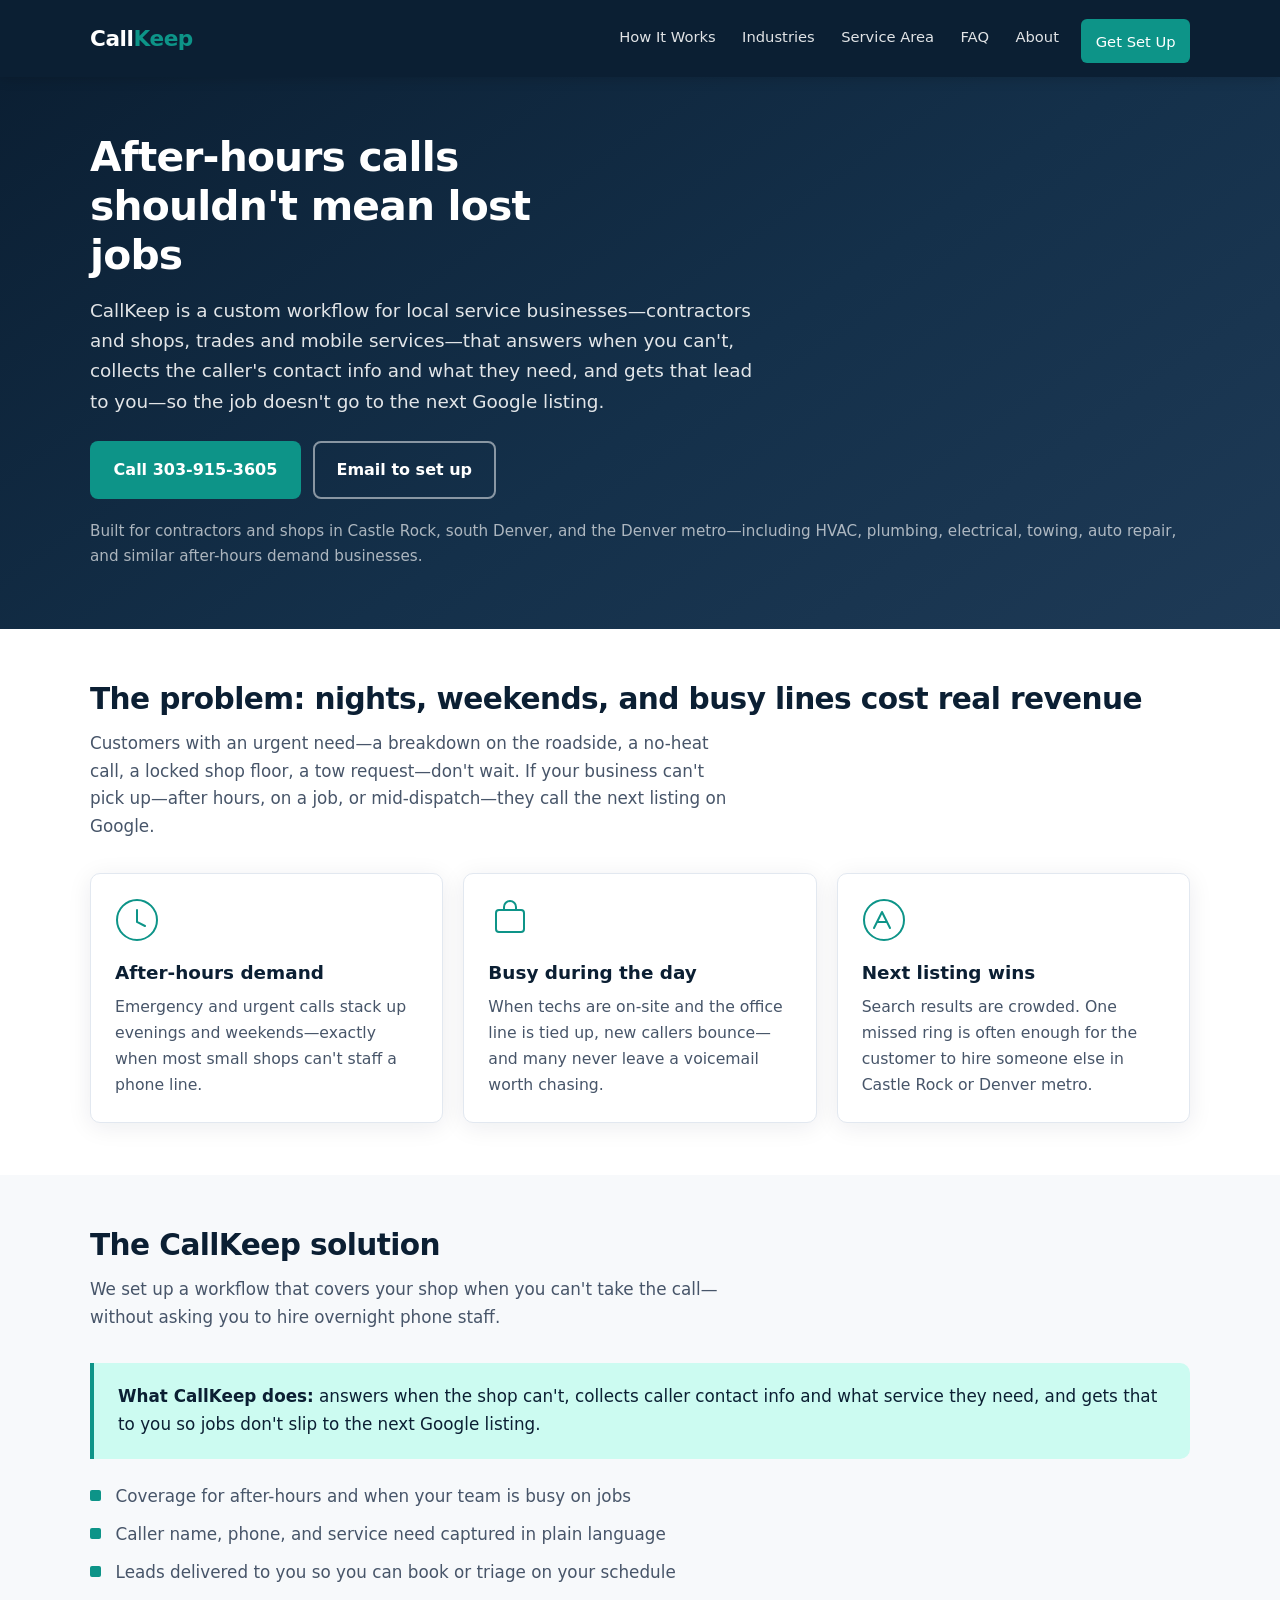
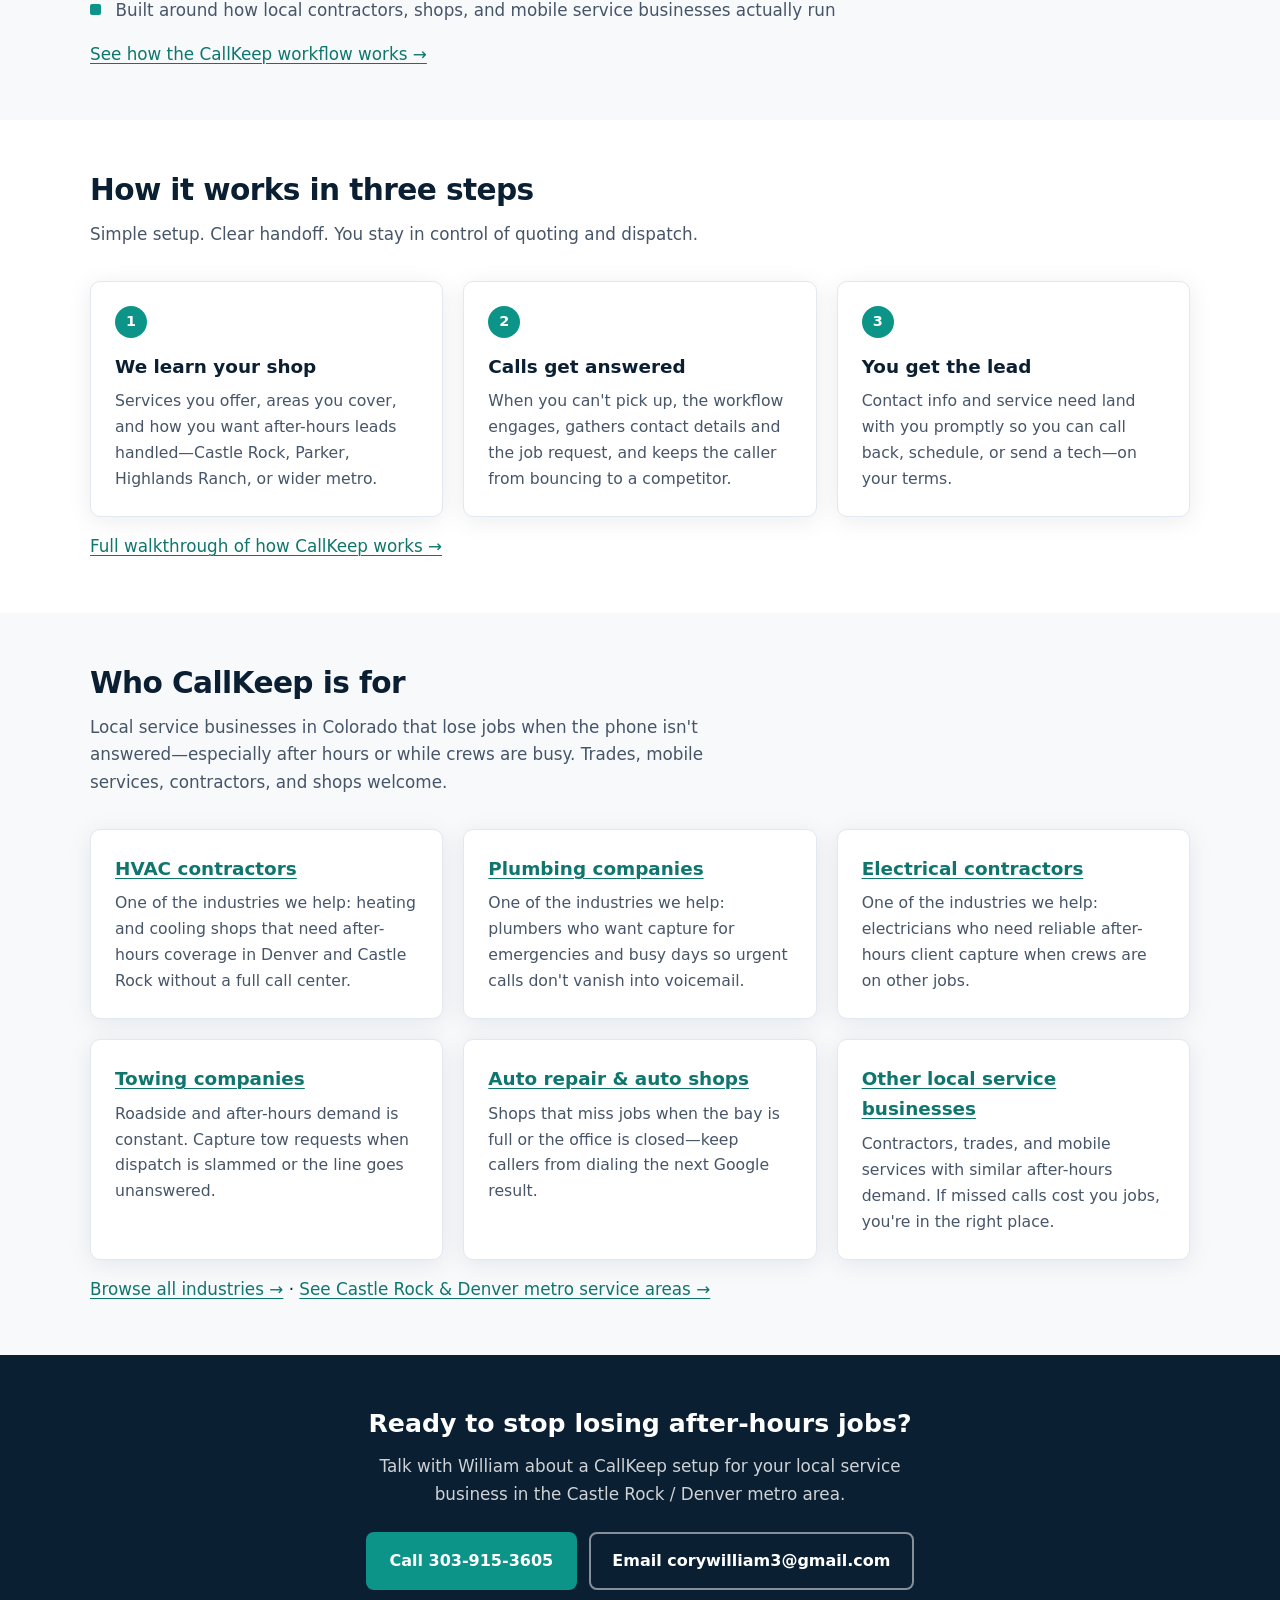
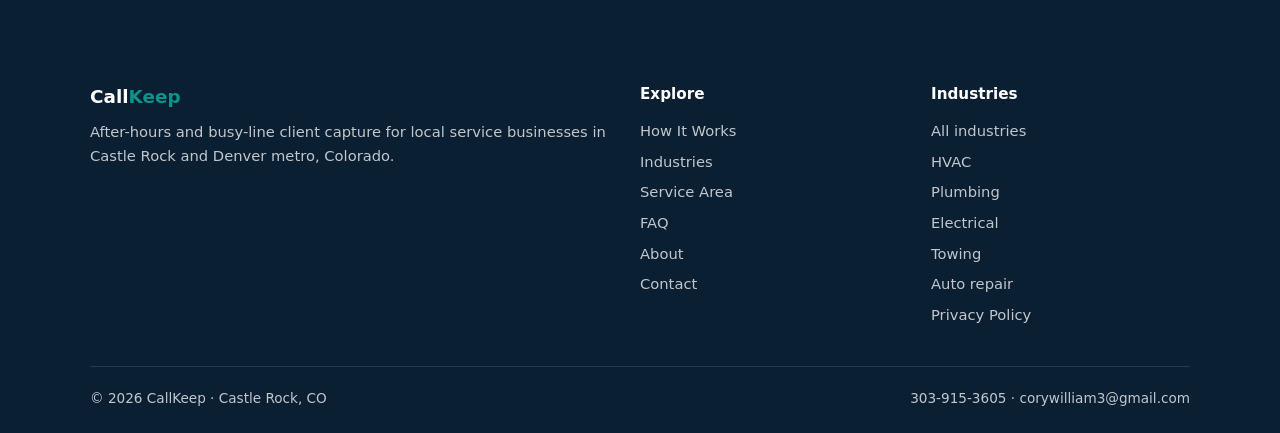
<file: index.html>
<!DOCTYPE html>
<html lang="en">
<head>
  <meta charset="utf-8">
  <meta name="viewport" content="width=device-width, initial-scale=1, viewport-fit=cover">
  <meta name="theme-color" content="#0b1f33">
  <meta name="format-detection" content="telephone=yes">
  <title>CallKeep | After-Hours Answering for Local Service Businesses | Denver Metro</title>
  <meta name="description" content="CallKeep captures after-hours and busy-line calls for local service businesses—contractors, shops, towing, auto repair, and trades—in Castle Rock and Denver metro, so jobs don't go to the next Google listing.">
  <link rel="canonical" href="https://callkeep.pages.dev/">
  <meta name="robots" content="index, follow">
  <meta property="og:type" content="website">
  <meta property="og:site_name" content="CallKeep">
  <meta property="og:title" content="CallKeep | After-Hours Client Capture for Local Service Businesses">
  <meta property="og:description" content="A custom workflow that answers when your shop can't, collects caller info and service needs, and gets leads to you fast—Castle Rock &amp; Denver metro.">
  <meta property="og:url" content="https://callkeep.pages.dev/">
  <meta property="og:locale" content="en_US">
  <meta name="twitter:card" content="summary">
  <meta name="twitter:title" content="CallKeep | After-Hours Answering for Local Service Businesses">
  <meta name="twitter:description" content="Capture after-hours calls for contractors, shops, towing, auto repair, and other local service businesses in Castle Rock and Denver metro.">
  <link rel="stylesheet" href="assets/styles.css">
  <script type="application/ld+json">
  {
    "@context": "https://schema.org",
    "@graph": [
      {
        "@type": ["ProfessionalService", "LocalBusiness"],
        "@id": "https://callkeep.pages.dev/#business",
        "name": "CallKeep",
        "description": "After-hours and when-they're-busy client capture for local service businesses in Castle Rock and Denver metro, Colorado.",
        "url": "https://callkeep.pages.dev/",
        "email": "corywilliam3@gmail.com",
        "telephone": "+1-303-915-3605",
        "address": {
          "@type": "PostalAddress",
          "addressLocality": "Castle Rock",
          "addressRegion": "CO",
          "addressCountry": "US"
        },
        "areaServed": [
          {"@type": "City", "name": "Castle Rock"},
          {"@type": "City", "name": "Parker"},
          {"@type": "City", "name": "Highlands Ranch"},
          {"@type": "AdministrativeArea", "name": "Denver Metro"}
        ],
        "founder": {"@type": "Person", "name": "Cory William Ernest"},
        "priceRange": "Contact for pricing"
      },
      {
        "@type": "Service",
        "@id": "https://callkeep.pages.dev/#service",
        "name": "After-hours answering and client capture for local service businesses",
        "serviceType": "Answering service for contractors and local service businesses",
        "provider": {"@id": "https://callkeep.pages.dev/#business"},
        "areaServed": "Denver Metro, Colorado",
        "description": "A custom workflow that answers when the shop can't, collects caller contact info and what service they need, and gets that to the shop so jobs don't go to the next Google listing.",
        "audience": {
          "@type": "BusinessAudience",
          "audienceType": "Local service businesses including contractors, trades, towing companies, auto repair shops, HVAC, plumbing, electrical, and mobile services"
        }
      },
      {
        "@type": "WebSite",
        "@id": "https://callkeep.pages.dev/#website",
        "url": "https://callkeep.pages.dev/",
        "name": "CallKeep",
        "publisher": {"@id": "https://callkeep.pages.dev/#business"}
      },
      {
        "@type": "WebPage",
        "@id": "https://callkeep.pages.dev/#webpage",
        "url": "https://callkeep.pages.dev/",
        "name": "CallKeep | After-Hours Answering for Local Service Businesses | Denver Metro",
        "isPartOf": {"@id": "https://callkeep.pages.dev/#website"},
        "about": {"@id": "https://callkeep.pages.dev/#business"},
        "description": "CallKeep captures after-hours and busy-line calls for local service businesses—contractors, shops, towing, auto repair, and trades—in Castle Rock and Denver metro."
      }
    ]
  }
  </script>
</head>
<body>
  <header class="site-header">
    <div class="container header-inner">
      <a class="logo" href="index.html">Call<span>Keep</span></a>
      <button class="nav-toggle" type="button" aria-expanded="false" aria-controls="site-nav">Menu</button>
      <nav class="site-nav" id="site-nav" aria-label="Primary">
        <ul>
          <li><a href="how-it-works.html">How It Works</a></li>
          <li><a href="industries/index.html">Industries</a></li>
          <li><a href="service-area.html">Service Area</a></li>
          <li><a href="faq.html">FAQ</a></li>
          <li><a href="about.html">About</a></li>
          <li><a class="nav-cta" href="contact.html">Get Set Up</a></li>
        </ul>
      </nav>
    </div>
  </header>

  <main>
    <section class="hero">
      <div class="container">
        <h1>After-hours calls shouldn't mean lost jobs</h1>
        <p class="lead">CallKeep is a custom workflow for local service businesses—contractors and shops, trades and mobile services—that answers when you can't, collects the caller's contact info and what they need, and gets that lead to you—so the job doesn't go to the next Google listing.</p>
        <div class="btn-group">
          <a class="btn btn-primary" href="tel:+13039153605">Call 303-915-3605</a>
          <a class="btn btn-secondary" href="mailto:corywilliam3@gmail.com?subject=CallKeep%20setup">Email to set up</a>
        </div>
        <p class="hero-note">Built for contractors and shops in Castle Rock, south Denver, and the Denver metro—including HVAC, plumbing, electrical, towing, auto repair, and similar after-hours demand businesses.</p>
      </div>
    </section>

    <section class="section">
      <div class="container">
        <h2>The problem: nights, weekends, and busy lines cost real revenue</h2>
        <p class="section-intro">Customers with an urgent need—a breakdown on the roadside, a no-heat call, a locked shop floor, a tow request—don't wait. If your business can't pick up—after hours, on a job, or mid-dispatch—they call the next listing on Google.</p>
        <div class="grid-3">
          <article class="card">
            <svg class="icon" viewBox="0 0 44 44" fill="none" xmlns="http://www.w3.org/2000/svg" aria-hidden="true" focusable="false">
              <circle cx="22" cy="22" r="20" stroke="currentColor" stroke-width="2"/>
              <path d="M22 12v12l8 4" stroke="currentColor" stroke-width="2" stroke-linecap="round"/>
            </svg>
            <h3>After-hours demand</h3>
            <p>Emergency and urgent calls stack up evenings and weekends—exactly when most small shops can't staff a phone line.</p>
          </article>
          <article class="card">
            <svg class="icon" viewBox="0 0 44 44" fill="none" xmlns="http://www.w3.org/2000/svg" aria-hidden="true" focusable="false">
              <rect x="8" y="12" width="28" height="22" rx="3" stroke="currentColor" stroke-width="2"/>
              <path d="M16 12V9a6 6 0 0112 0v3" stroke="currentColor" stroke-width="2"/>
            </svg>
            <h3>Busy during the day</h3>
            <p>When techs are on-site and the office line is tied up, new callers bounce—and many never leave a voicemail worth chasing.</p>
          </article>
          <article class="card">
            <svg class="icon" viewBox="0 0 44 44" fill="none" xmlns="http://www.w3.org/2000/svg" aria-hidden="true" focusable="false">
              <path d="M12 30l8-16 8 16" stroke="currentColor" stroke-width="2" stroke-linecap="round" stroke-linejoin="round"/>
              <path d="M15 24h10" stroke="currentColor" stroke-width="2"/>
              <circle cx="22" cy="22" r="20" stroke="currentColor" stroke-width="2"/>
            </svg>
            <h3>Next listing wins</h3>
            <p>Search results are crowded. One missed ring is often enough for the customer to hire someone else in Castle Rock or Denver metro.</p>
          </article>
        </div>
      </div>
    </section>

    <section class="section section-alt">
      <div class="container">
        <h2>The CallKeep solution</h2>
        <p class="section-intro">We set up a workflow that covers your shop when you can't take the call—without asking you to hire overnight phone staff.</p>
        <div class="highlight-box">
          <p><strong>What CallKeep does:</strong> answers when the shop can't, collects caller contact info and what service they need, and gets that to you so jobs don't slip to the next Google listing.</p>
        </div>
        <ul class="check-list">
          <li>Coverage for after-hours and when your team is busy on jobs</li>
          <li>Caller name, phone, and service need captured in plain language</li>
          <li>Leads delivered to you so you can book or triage on your schedule</li>
          <li>Built around how local contractors, shops, and mobile service businesses actually run</li>
        </ul>
        <p class="mt-1"><a href="how-it-works.html">See how the CallKeep workflow works →</a></p>
      </div>
    </section>

    <section class="section">
      <div class="container">
        <h2>How it works in three steps</h2>
        <p class="section-intro">Simple setup. Clear handoff. You stay in control of quoting and dispatch.</p>
        <div class="grid-3">
          <article class="card">
            <span class="step-num" aria-hidden="true">1</span>
            <h3>We learn your shop</h3>
            <p>Services you offer, areas you cover, and how you want after-hours leads handled—Castle Rock, Parker, Highlands Ranch, or wider metro.</p>
          </article>
          <article class="card">
            <span class="step-num" aria-hidden="true">2</span>
            <h3>Calls get answered</h3>
            <p>When you can't pick up, the workflow engages, gathers contact details and the job request, and keeps the caller from bouncing to a competitor.</p>
          </article>
          <article class="card">
            <span class="step-num" aria-hidden="true">3</span>
            <h3>You get the lead</h3>
            <p>Contact info and service need land with you promptly so you can call back, schedule, or send a tech—on your terms.</p>
          </article>
        </div>
        <p class="mt-1"><a href="how-it-works.html">Full walkthrough of how CallKeep works →</a></p>
      </div>
    </section>

    <section class="section section-alt">
      <div class="container">
        <h2>Who CallKeep is for</h2>
        <p class="section-intro">Local service businesses in Colorado that lose jobs when the phone isn't answered—especially after hours or while crews are busy. Trades, mobile services, contractors, and shops welcome.</p>
        <div class="grid-3">
          <article class="card">
            <h3><a href="industries/hvac.html">HVAC contractors</a></h3>
            <p>One of the industries we help: heating and cooling shops that need after-hours coverage in Denver and Castle Rock without a full call center.</p>
          </article>
          <article class="card">
            <h3><a href="industries/plumbing.html">Plumbing companies</a></h3>
            <p>One of the industries we help: plumbers who want capture for emergencies and busy days so urgent calls don't vanish into voicemail.</p>
          </article>
          <article class="card">
            <h3><a href="industries/electrical.html">Electrical contractors</a></h3>
            <p>One of the industries we help: electricians who need reliable after-hours client capture when crews are on other jobs.</p>
          </article>
          <article class="card">
            <h3><a href="industries/towing.html">Towing companies</a></h3>
            <p>Roadside and after-hours demand is constant. Capture tow requests when dispatch is slammed or the line goes unanswered.</p>
          </article>
          <article class="card">
            <h3><a href="industries/auto-repair.html">Auto repair &amp; auto shops</a></h3>
            <p>Shops that miss jobs when the bay is full or the office is closed—keep callers from dialing the next Google result.</p>
          </article>
          <article class="card">
            <h3><a href="industries/index.html">Other local service businesses</a></h3>
            <p>Contractors, trades, and mobile services with similar after-hours demand. If missed calls cost you jobs, you're in the right place.</p>
          </article>
        </div>
        <p class="mt-1"><a href="industries/index.html">Browse all industries →</a> · <a href="service-area.html">See Castle Rock &amp; Denver metro service areas →</a></p>
      </div>
    </section>

    <section class="cta-band">
      <div class="container">
        <h2>Ready to stop losing after-hours jobs?</h2>
        <p>Talk with William about a CallKeep setup for your local service business in the Castle Rock / Denver metro area.</p>
        <div class="btn-group">
          <a class="btn btn-primary" href="tel:+13039153605">Call 303-915-3605</a>
          <a class="btn btn-secondary" href="mailto:corywilliam3@gmail.com?subject=CallKeep%20setup">Email corywilliam3@gmail.com</a>
        </div>
      </div>
    </section>
  </main>

  <footer class="site-footer">
    <div class="container">
      <div class="footer-grid">
        <div>
          <div class="footer-brand">Call<span>Keep</span></div>
          <p>After-hours and busy-line client capture for local service businesses in Castle Rock and Denver metro, Colorado.</p>
        </div>
        <div>
          <h3>Explore</h3>
          <ul>
            <li><a href="how-it-works.html">How It Works</a></li>
            <li><a href="industries/index.html">Industries</a></li>
            <li><a href="service-area.html">Service Area</a></li>
            <li><a href="faq.html">FAQ</a></li>
            <li><a href="about.html">About</a></li>
            <li><a href="contact.html">Contact</a></li>
          </ul>
        </div>
        <div>
                    <h3>Industries</h3>
          <ul>
            <li><a href="industries/index.html">All industries</a></li>
            <li><a href="industries/hvac.html">HVAC</a></li>
            <li><a href="industries/plumbing.html">Plumbing</a></li>
            <li><a href="industries/electrical.html">Electrical</a></li>
            <li><a href="industries/towing.html">Towing</a></li>
            <li><a href="industries/auto-repair.html">Auto repair</a></li>
            <li><a href="privacy.html">Privacy Policy</a></li>
          </ul>
        </div>
      </div>
      <div class="footer-bottom">
        <span>&copy; 2026 CallKeep · Castle Rock, CO</span>
        <span><a href="tel:+13039153605">303-915-3605</a> · <a href="mailto:corywilliam3@gmail.com">corywilliam3@gmail.com</a></span>
      </div>
    </div>
  </footer>
  <script src="assets/nav.js" defer></script>

  <div class="mobile-cta-bar" role="navigation" aria-label="Quick contact">
    <a class="m-call" href="tel:+13039153605">Call now</a>
    <a class="m-email" href="mailto:corywilliam3@gmail.com?subject=CallKeep%20setup">Email</a>
  </div>

</body>
</html>
</file>
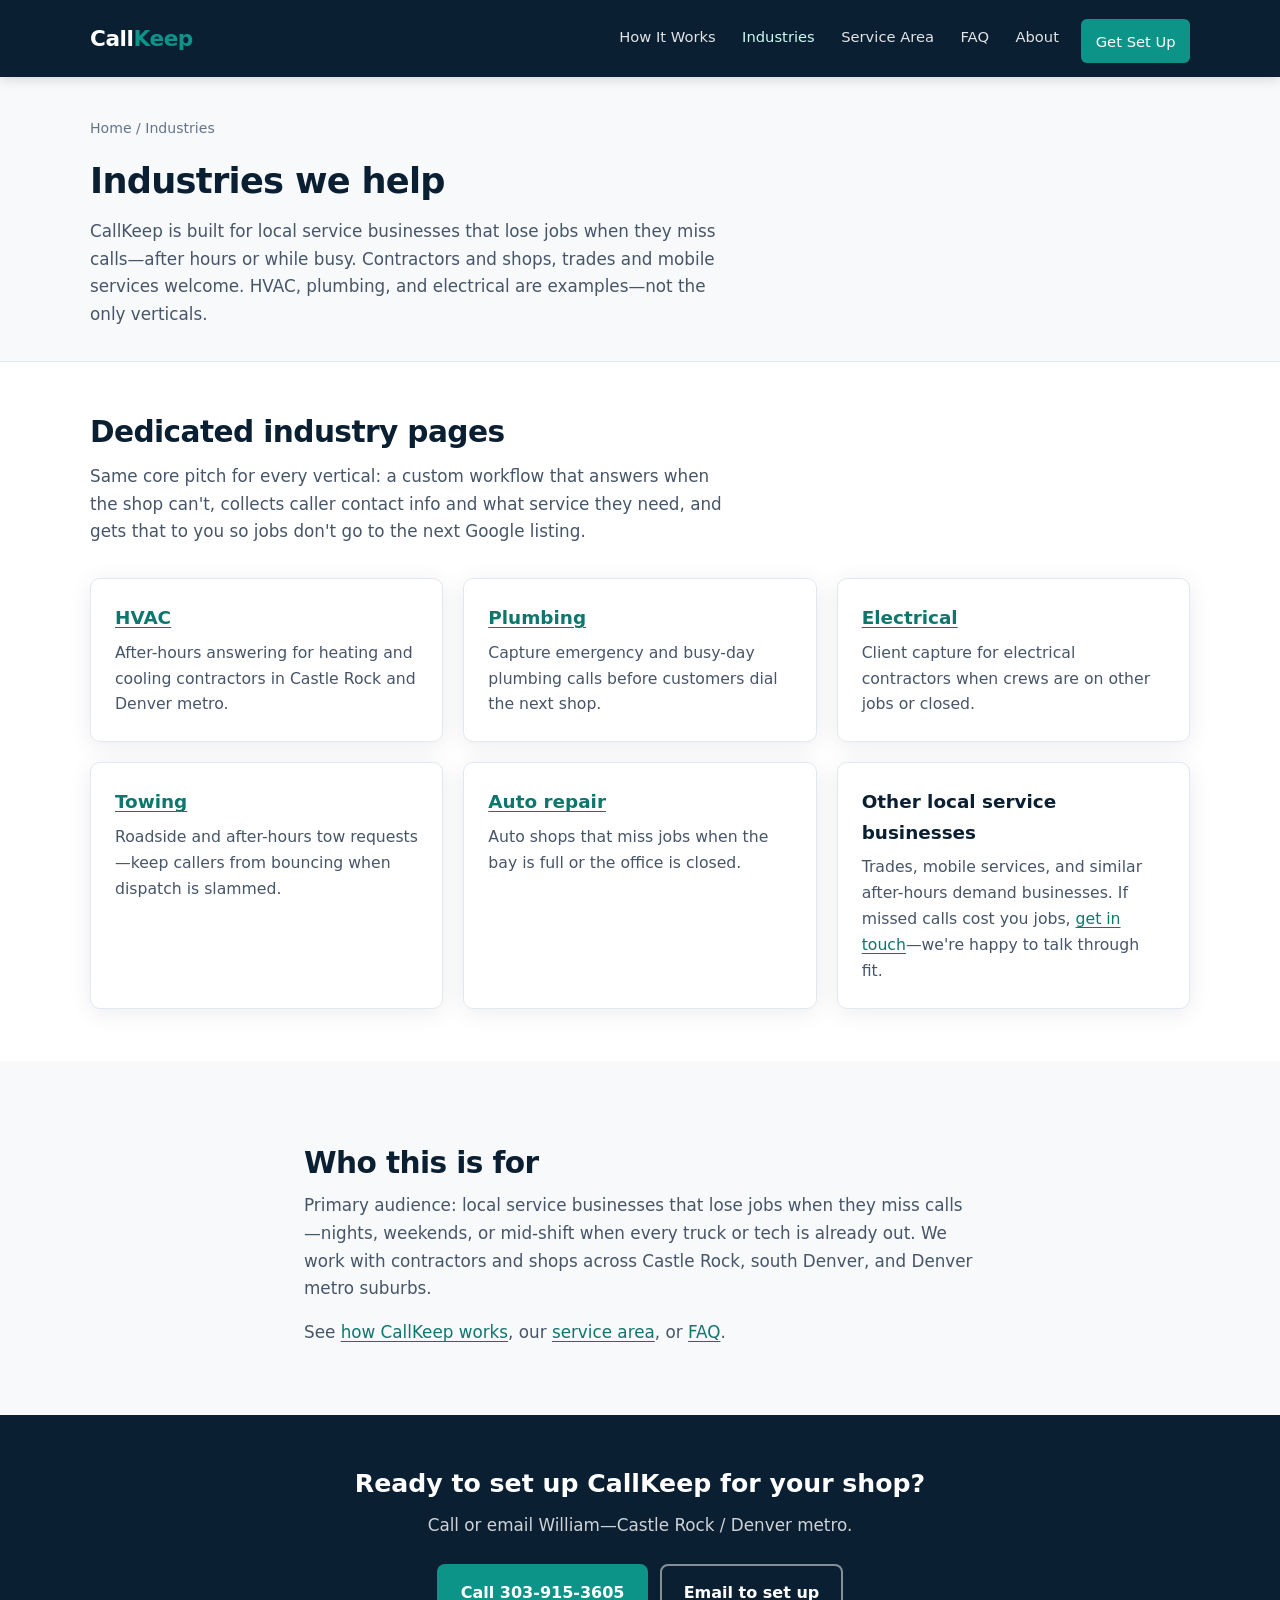
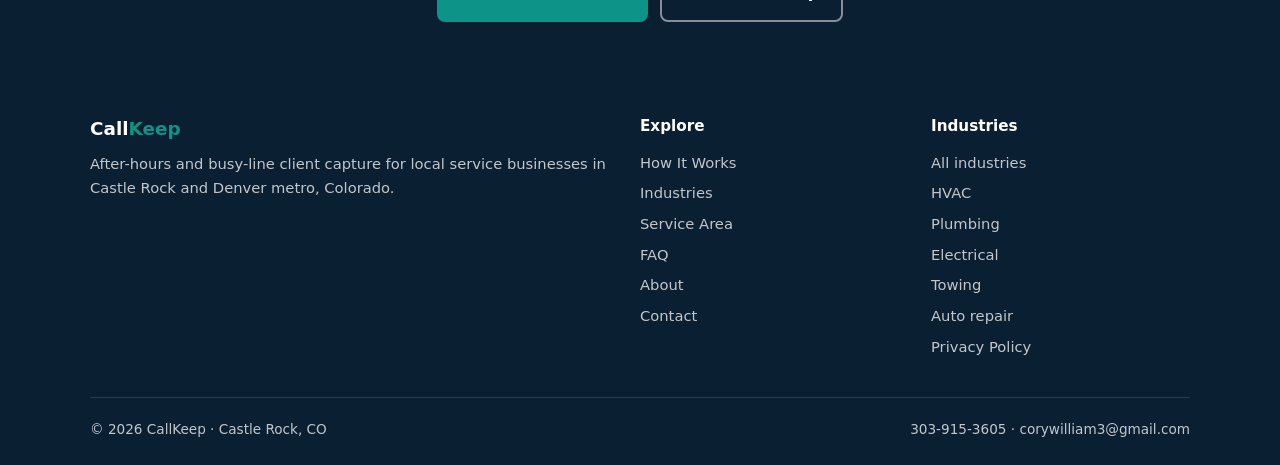
<file: industries/index.html>
<!DOCTYPE html>
<html lang="en">
<head>
  <meta charset="utf-8">
  <meta name="viewport" content="width=device-width, initial-scale=1, viewport-fit=cover">
  <meta name="theme-color" content="#0b1f33">
  <meta name="format-detection" content="telephone=yes">
  <title>Industries We Help | Answering Service for Local Service Businesses | CallKeep</title>
  <meta name="description" content="CallKeep helps local service businesses capture after-hours and busy-line calls—contractors, shops, trades, towing, auto repair, HVAC, plumbing, electrical, and more in Castle Rock and Denver metro.">
  <link rel="canonical" href="https://callkeep.pages.dev/industries/">
  <meta name="robots" content="index, follow">
  <meta property="og:type" content="website">
  <meta property="og:site_name" content="CallKeep">
  <meta property="og:title" content="Industries We Help | CallKeep">
  <meta property="og:description" content="After-hours call capture for contractors, shops, towing, auto repair, trades, and other local service businesses in Denver metro.">
  <meta property="og:url" content="https://callkeep.pages.dev/industries/">
  <meta property="og:locale" content="en_US">
  <meta name="twitter:card" content="summary">
  <meta name="twitter:title" content="Industries | CallKeep">
  <meta name="twitter:description" content="Answering service for local service businesses—contractors, towing, auto repair, HVAC, plumbing, electrical, and more.">
  <link rel="stylesheet" href="../assets/styles.css">
  <script type="application/ld+json">
  {
    "@context": "https://schema.org",
    "@graph": [
      {
        "@type": "CollectionPage",
        "@id": "https://callkeep.pages.dev/industries/#webpage",
        "url": "https://callkeep.pages.dev/industries/",
        "name": "Industries We Help | Answering Service for Local Service Businesses | CallKeep",
        "description": "CallKeep helps local service businesses capture after-hours and busy-line calls—contractors, shops, trades, towing, auto repair, and more.",
        "isPartOf": {"@id": "https://callkeep.pages.dev/#website"}
      },
      {
        "@type": "BreadcrumbList",
        "itemListElement": [
          {"@type": "ListItem", "position": 1, "name": "Home", "item": "https://callkeep.pages.dev/"},
          {"@type": "ListItem", "position": 2, "name": "Industries", "item": "https://callkeep.pages.dev/industries/"}
        ]
      },
      {
        "@type": "ItemList",
        "name": "Industries CallKeep serves",
        "itemListElement": [
          {"@type": "ListItem", "position": 1, "name": "HVAC", "url": "https://callkeep.pages.dev/industries/hvac.html"},
          {"@type": "ListItem", "position": 2, "name": "Plumbing", "url": "https://callkeep.pages.dev/industries/plumbing.html"},
          {"@type": "ListItem", "position": 3, "name": "Electrical", "url": "https://callkeep.pages.dev/industries/electrical.html"},
          {"@type": "ListItem", "position": 4, "name": "Towing", "url": "https://callkeep.pages.dev/industries/towing.html"},
          {"@type": "ListItem", "position": 5, "name": "Auto repair", "url": "https://callkeep.pages.dev/industries/auto-repair.html"}
        ]
      }
    ]
  }
  </script>
</head>
<body>
  <header class="site-header">
    <div class="container header-inner">
      <a class="logo" href="../index.html">Call<span>Keep</span></a>
      <button class="nav-toggle" type="button" aria-expanded="false" aria-controls="site-nav">Menu</button>
      <nav class="site-nav" id="site-nav" aria-label="Primary">
        <ul>
          <li><a href="../how-it-works.html">How It Works</a></li>
          <li><a href="index.html" aria-current="page">Industries</a></li>
          <li><a href="../service-area.html">Service Area</a></li>
          <li><a href="../faq.html">FAQ</a></li>
          <li><a href="../about.html">About</a></li>
          <li><a class="nav-cta" href="../contact.html">Get Set Up</a></li>
        </ul>
      </nav>
    </div>
  </header>

  <main>
    <div class="page-hero">
      <div class="container">
        <nav class="breadcrumb" aria-label="Breadcrumb">
          <a href="../index.html">Home</a> / Industries
        </nav>
        <h1>Industries we help</h1>
        <p class="lead">CallKeep is built for local service businesses that lose jobs when they miss calls—after hours or while busy. Contractors and shops, trades and mobile services welcome. HVAC, plumbing, and electrical are examples—not the only verticals.</p>
      </div>
    </div>

    <section class="section">
      <div class="container">
        <h2>Dedicated industry pages</h2>
        <p class="section-intro">Same core pitch for every vertical: a custom workflow that answers when the shop can't, collects caller contact info and what service they need, and gets that to you so jobs don't go to the next Google listing.</p>
        <div class="grid-3">
          <article class="card">
            <h3><a href="hvac.html">HVAC</a></h3>
            <p>After-hours answering for heating and cooling contractors in Castle Rock and Denver metro.</p>
          </article>
          <article class="card">
            <h3><a href="plumbing.html">Plumbing</a></h3>
            <p>Capture emergency and busy-day plumbing calls before customers dial the next shop.</p>
          </article>
          <article class="card">
            <h3><a href="electrical.html">Electrical</a></h3>
            <p>Client capture for electrical contractors when crews are on other jobs or closed.</p>
          </article>
          <article class="card">
            <h3><a href="towing.html">Towing</a></h3>
            <p>Roadside and after-hours tow requests—keep callers from bouncing when dispatch is slammed.</p>
          </article>
          <article class="card">
            <h3><a href="auto-repair.html">Auto repair</a></h3>
            <p>Auto shops that miss jobs when the bay is full or the office is closed.</p>
          </article>
          <article class="card">
            <h3>Other local service businesses</h3>
            <p>Trades, mobile services, and similar after-hours demand businesses. If missed calls cost you jobs, <a href="../contact.html">get in touch</a>—we're happy to talk through fit.</p>
          </article>
        </div>
      </div>
    </section>

    <section class="section section-alt">
      <div class="container prose">
        <h2>Who this is for</h2>
        <p>Primary audience: local service businesses that lose jobs when they miss calls—nights, weekends, or mid-shift when every truck or tech is already out. We work with contractors and shops across Castle Rock, south Denver, and Denver metro suburbs.</p>
        <p>See <a href="../how-it-works.html">how CallKeep works</a>, our <a href="../service-area.html">service area</a>, or <a href="../faq.html">FAQ</a>.</p>
      </div>
    </section>

    <section class="cta-band">
      <div class="container">
        <h2>Ready to set up CallKeep for your shop?</h2>
        <p>Call or email William—Castle Rock / Denver metro.</p>
        <div class="btn-group">
          <a class="btn btn-primary" href="tel:+13039153605">Call 303-915-3605</a>
          <a class="btn btn-secondary" href="mailto:corywilliam3@gmail.com?subject=CallKeep%20setup">Email to set up</a>
        </div>
      </div>
    </section>
  </main>

  <footer class="site-footer">
    <div class="container">
      <div class="footer-grid">
        <div>
          <div class="footer-brand">Call<span>Keep</span></div>
          <p>After-hours and busy-line client capture for local service businesses in Castle Rock and Denver metro, Colorado.</p>
        </div>
        <div>
          <h3>Explore</h3>
          <ul>
            <li><a href="../how-it-works.html">How It Works</a></li>
            <li><a href="index.html">Industries</a></li>
            <li><a href="../service-area.html">Service Area</a></li>
            <li><a href="../faq.html">FAQ</a></li>
            <li><a href="../about.html">About</a></li>
            <li><a href="../contact.html">Contact</a></li>
          </ul>
        </div>
        <div>
          <h3>Industries</h3>
          <ul>
            <li><a href="index.html">All industries</a></li>
            <li><a href="hvac.html">HVAC</a></li>
            <li><a href="plumbing.html">Plumbing</a></li>
            <li><a href="electrical.html">Electrical</a></li>
            <li><a href="towing.html">Towing</a></li>
            <li><a href="auto-repair.html">Auto repair</a></li>
            <li><a href="../privacy.html">Privacy Policy</a></li>
          </ul>
        </div>
      </div>
      <div class="footer-bottom">
        <span>&copy; 2026 CallKeep · Castle Rock, CO</span>
        <span><a href="tel:+13039153605">303-915-3605</a> · <a href="mailto:corywilliam3@gmail.com">corywilliam3@gmail.com</a></span>
      </div>
    </div>
  </footer>
  <script src="../assets/nav.js" defer></script>

  <div class="mobile-cta-bar" role="navigation" aria-label="Quick contact">
    <a class="m-call" href="tel:+13039153605">Call now</a>
    <a class="m-email" href="mailto:corywilliam3@gmail.com?subject=CallKeep%20setup">Email</a>
  </div>

</body>
</html>
</file>
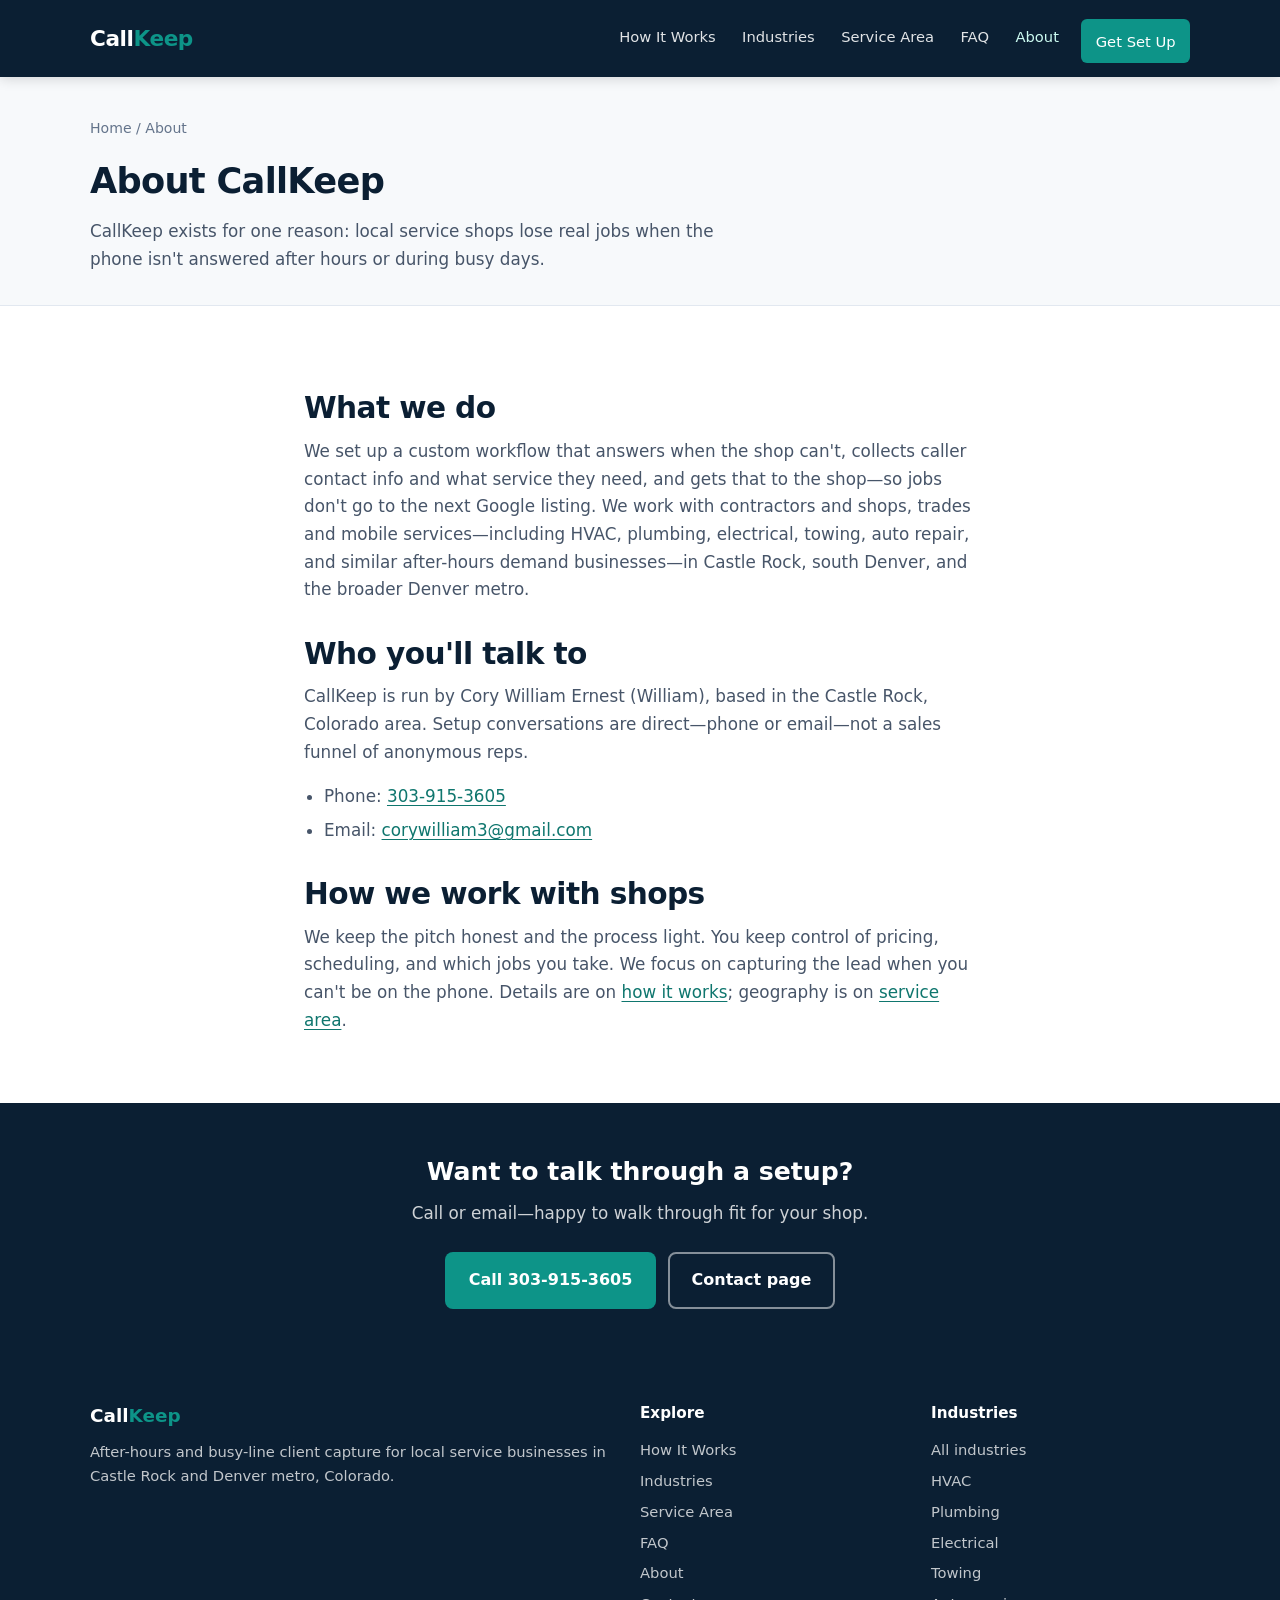
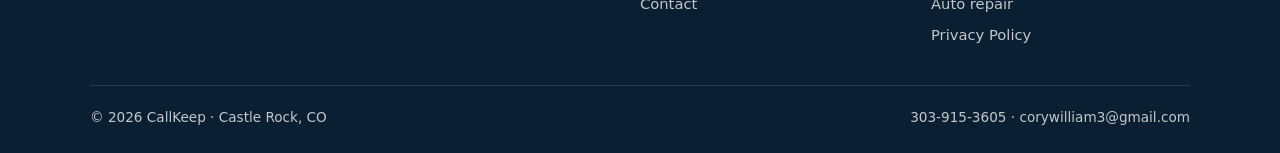
<file: about.html>
<!DOCTYPE html>
<html lang="en">
<head>
  <meta charset="utf-8">
  <meta name="viewport" content="width=device-width, initial-scale=1, viewport-fit=cover">
  <meta name="theme-color" content="#0b1f33">
  <meta name="format-detection" content="telephone=yes">
  <title>About CallKeep | After-Hours Client Capture · Castle Rock, CO</title>
  <meta name="description" content="CallKeep helps local service businesses—contractors, shops, towing, auto repair, and trades—in Castle Rock and Denver metro capture after-hours and busy-line calls. Contact William at 303-915-3605.">
  <link rel="canonical" href="https://callkeep.pages.dev/about.html">
  <meta name="robots" content="index, follow">
  <meta property="og:type" content="website">
  <meta property="og:site_name" content="CallKeep">
  <meta property="og:title" content="About CallKeep | Castle Rock, CO">
  <meta property="og:description" content="Local after-hours client capture for contractors and local service businesses in Castle Rock and Denver metro.">
  <meta property="og:url" content="https://callkeep.pages.dev/about.html">
  <meta property="og:locale" content="en_US">
  <meta name="twitter:card" content="summary">
  <meta name="twitter:title" content="About CallKeep">
  <meta name="twitter:description" content="After-hours call capture for contractors in Castle Rock and Denver metro.">
  <link rel="stylesheet" href="assets/styles.css">
  <script type="application/ld+json">
  {
    "@context": "https://schema.org",
    "@graph": [
      {
        "@type": "WebPage",
        "@id": "https://callkeep.pages.dev/about.html#webpage",
        "url": "https://callkeep.pages.dev/about.html",
        "name": "About CallKeep | After-Hours Client Capture · Castle Rock, CO",
        "description": "CallKeep helps local service businesses—contractors, shops, towing, auto repair, and trades—capture after-hours and busy-line calls.",
        "isPartOf": {"@id": "https://callkeep.pages.dev/#website"},
        "about": {"@id": "https://callkeep.pages.dev/#business"}
      },
      {
        "@type": "BreadcrumbList",
        "itemListElement": [
          {"@type": "ListItem", "position": 1, "name": "Home", "item": "https://callkeep.pages.dev/"},
          {"@type": "ListItem", "position": 2, "name": "About", "item": "https://callkeep.pages.dev/about.html"}
        ]
      },
      {
        "@type": "Person",
        "name": "Cory William Ernest",
        "alternateName": "William",
        "email": "corywilliam3@gmail.com",
        "telephone": "+1-303-915-3605",
        "jobTitle": "Owner",
        "worksFor": {"@id": "https://callkeep.pages.dev/#business"},
        "address": {
          "@type": "PostalAddress",
          "addressLocality": "Castle Rock",
          "addressRegion": "CO",
          "addressCountry": "US"
        }
      }
    ]
  }
  </script>
</head>
<body>
  <header class="site-header">
    <div class="container header-inner">
      <a class="logo" href="index.html">Call<span>Keep</span></a>
      <button class="nav-toggle" type="button" aria-expanded="false" aria-controls="site-nav">Menu</button>
      <nav class="site-nav" id="site-nav" aria-label="Primary">
        <ul>
          <li><a href="how-it-works.html">How It Works</a></li>
          <li><a href="industries/index.html">Industries</a></li>
          <li><a href="service-area.html">Service Area</a></li>
          <li><a href="faq.html">FAQ</a></li>
          <li><a href="about.html" aria-current="page">About</a></li>
          <li><a class="nav-cta" href="contact.html">Get Set Up</a></li>
        </ul>
      </nav>
    </div>
  </header>

  <main>
    <div class="page-hero">
      <div class="container">
        <nav class="breadcrumb" aria-label="Breadcrumb">
          <a href="index.html">Home</a> / About
        </nav>
        <h1>About CallKeep</h1>
        <p class="lead">CallKeep exists for one reason: local service shops lose real jobs when the phone isn't answered after hours or during busy days.</p>
      </div>
    </div>

    <section class="section">
      <div class="container prose">
        <h2>What we do</h2>
        <p>We set up a custom workflow that answers when the shop can't, collects caller contact info and what service they need, and gets that to the shop—so jobs don't go to the next Google listing. We work with contractors and shops, trades and mobile services—including HVAC, plumbing, electrical, towing, auto repair, and similar after-hours demand businesses—in Castle Rock, south Denver, and the broader Denver metro.</p>
        <h2>Who you'll talk to</h2>
        <p>CallKeep is run by Cory William Ernest (William), based in the Castle Rock, Colorado area. Setup conversations are direct—phone or email—not a sales funnel of anonymous reps.</p>
        <ul>
          <li>Phone: <a href="tel:+13039153605">303-915-3605</a></li>
          <li>Email: <a href="mailto:corywilliam3@gmail.com">corywilliam3@gmail.com</a></li>
        </ul>
        <h2>How we work with shops</h2>
        <p>We keep the pitch honest and the process light. You keep control of pricing, scheduling, and which jobs you take. We focus on capturing the lead when you can't be on the phone. Details are on <a href="how-it-works.html">how it works</a>; geography is on <a href="service-area.html">service area</a>.</p>
      </div>
    </section>

    <section class="cta-band">
      <div class="container">
        <h2>Want to talk through a setup?</h2>
        <p>Call or email—happy to walk through fit for your shop.</p>
        <div class="btn-group">
          <a class="btn btn-primary" href="tel:+13039153605">Call 303-915-3605</a>
          <a class="btn btn-secondary" href="contact.html">Contact page</a>
        </div>
      </div>
    </section>
  </main>

  <footer class="site-footer">
    <div class="container">
      <div class="footer-grid">
        <div>
          <div class="footer-brand">Call<span>Keep</span></div>
          <p>After-hours and busy-line client capture for local service businesses in Castle Rock and Denver metro, Colorado.</p>
        </div>
        <div>
          <h3>Explore</h3>
          <ul>
            <li><a href="how-it-works.html">How It Works</a></li>
            <li><a href="industries/index.html">Industries</a></li>
            <li><a href="service-area.html">Service Area</a></li>
            <li><a href="faq.html">FAQ</a></li>
            <li><a href="about.html" aria-current="page">About</a></li>
            <li><a href="contact.html">Contact</a></li>
          </ul>
        </div>
        <div>
                    <h3>Industries</h3>
          <ul>
            <li><a href="industries/index.html">All industries</a></li>
            <li><a href="industries/hvac.html">HVAC</a></li>
            <li><a href="industries/plumbing.html">Plumbing</a></li>
            <li><a href="industries/electrical.html">Electrical</a></li>
            <li><a href="industries/towing.html">Towing</a></li>
            <li><a href="industries/auto-repair.html">Auto repair</a></li>
            <li><a href="privacy.html">Privacy Policy</a></li>
          </ul>
        </div>
      </div>
      <div class="footer-bottom">
        <span>&copy; 2026 CallKeep · Castle Rock, CO</span>
        <span><a href="tel:+13039153605">303-915-3605</a> · <a href="mailto:corywilliam3@gmail.com">corywilliam3@gmail.com</a></span>
      </div>
    </div>
  </footer>
  <script src="assets/nav.js" defer></script>

  <div class="mobile-cta-bar" role="navigation" aria-label="Quick contact">
    <a class="m-call" href="tel:+13039153605">Call now</a>
    <a class="m-email" href="mailto:corywilliam3@gmail.com?subject=CallKeep%20setup">Email</a>
  </div>

</body>
</html>
</file>
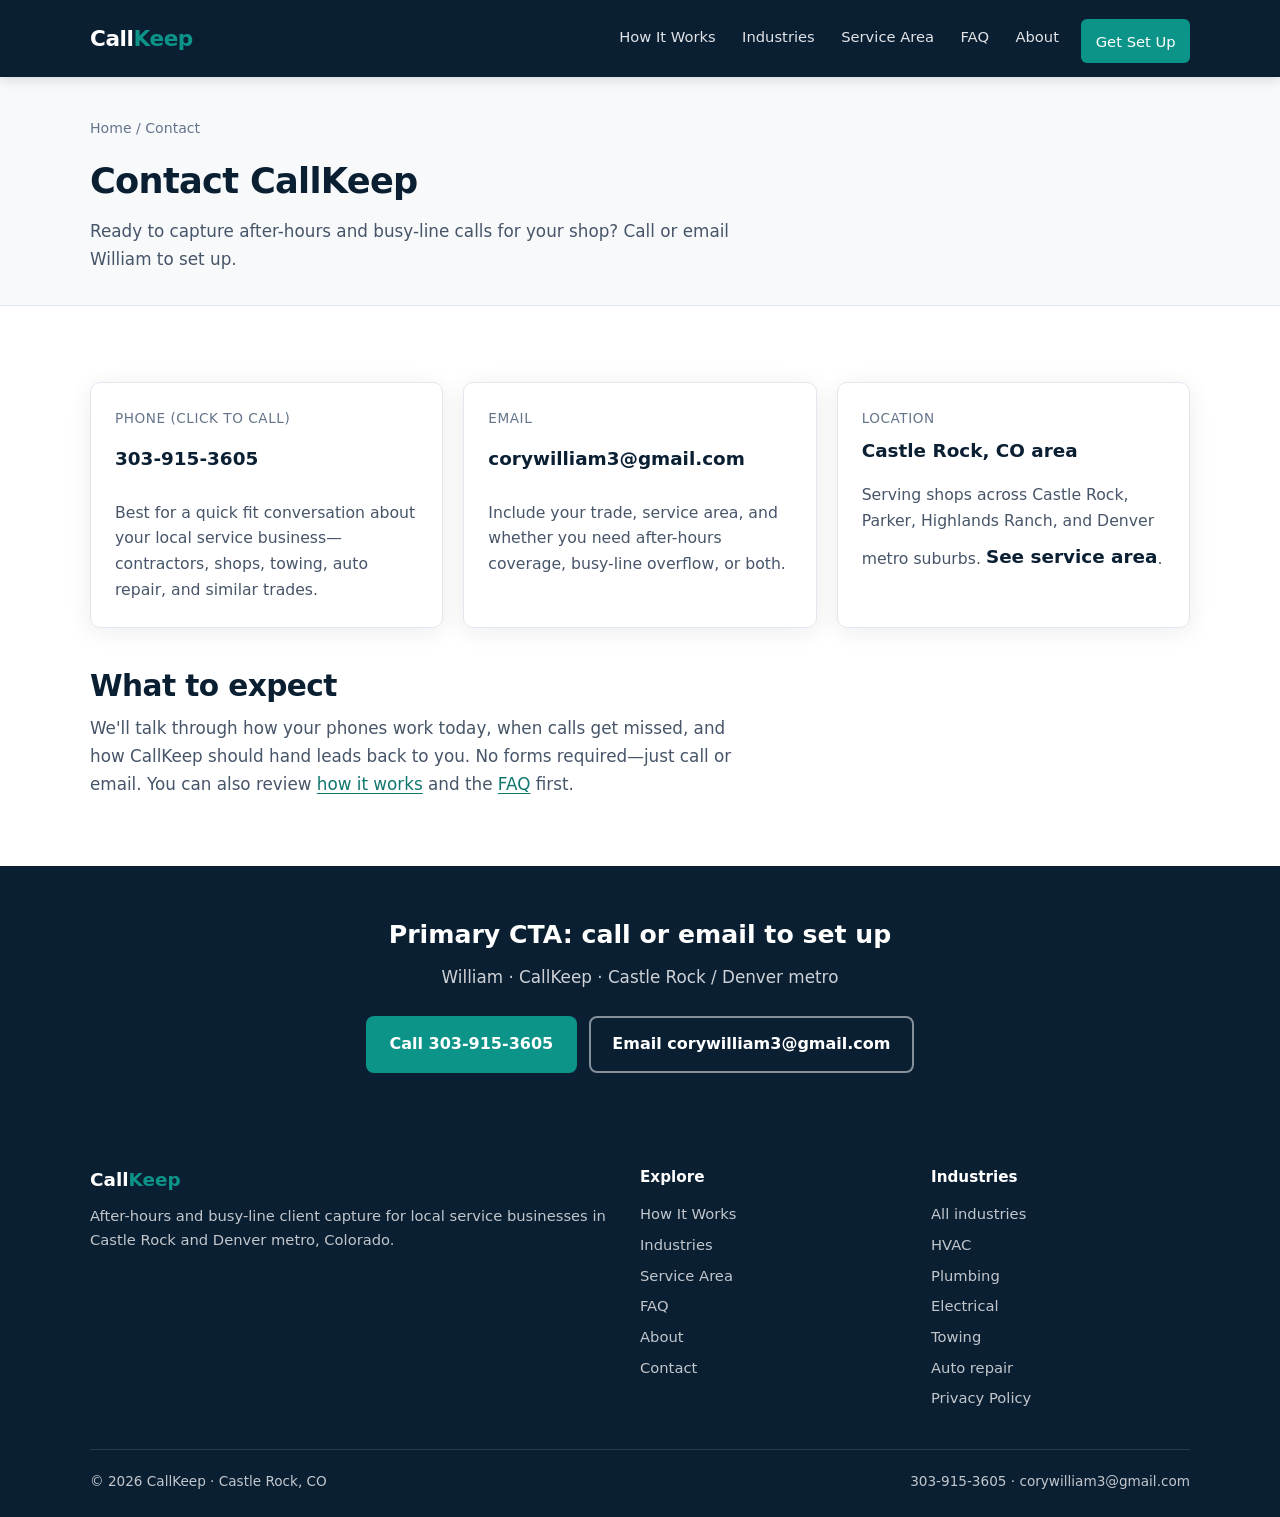
<file: contact.html>
<!DOCTYPE html>
<html lang="en">
<head>
  <meta charset="utf-8">
  <meta name="viewport" content="width=device-width, initial-scale=1, viewport-fit=cover">
  <meta name="theme-color" content="#0b1f33">
  <meta name="format-detection" content="telephone=yes">
  <title>Contact CallKeep | Set Up After-Hours Call Capture | Castle Rock, CO</title>
  <meta name="description" content="Contact CallKeep to set up after-hours answering for your local service business—contractors, shops, towing, auto repair, and trades. Call 303-915-3605 or email corywilliam3@gmail.com.">
  <link rel="canonical" href="https://callkeep.pages.dev/contact.html">
  <meta name="robots" content="index, follow">
  <meta property="og:type" content="website">
  <meta property="og:site_name" content="CallKeep">
  <meta property="og:title" content="Contact CallKeep | Castle Rock, CO">
  <meta property="og:description" content="Call or email to set up after-hours client capture for your service business.">
  <meta property="og:url" content="https://callkeep.pages.dev/contact.html">
  <meta property="og:locale" content="en_US">
  <meta name="twitter:card" content="summary">
  <meta name="twitter:title" content="Contact CallKeep">
  <meta name="twitter:description" content="303-915-3605 · corywilliam3@gmail.com · Castle Rock, CO">
  <link rel="stylesheet" href="assets/styles.css">
  <script type="application/ld+json">
  {
    "@context": "https://schema.org",
    "@graph": [
      {
        "@type": "ContactPage",
        "@id": "https://callkeep.pages.dev/contact.html#webpage",
        "url": "https://callkeep.pages.dev/contact.html",
        "name": "Contact CallKeep | Set Up After-Hours Call Capture | Castle Rock, CO",
        "description": "Contact CallKeep to set up after-hours answering for your local service business.",
        "isPartOf": {"@id": "https://callkeep.pages.dev/#website"},
        "mainEntity": {"@id": "https://callkeep.pages.dev/#business"}
      },
      {
        "@type": "BreadcrumbList",
        "itemListElement": [
          {"@type": "ListItem", "position": 1, "name": "Home", "item": "https://callkeep.pages.dev/"},
          {"@type": "ListItem", "position": 2, "name": "Contact", "item": "https://callkeep.pages.dev/contact.html"}
        ]
      }
    ]
  }
  </script>
</head>
<body>
  <header class="site-header">
    <div class="container header-inner">
      <a class="logo" href="index.html">Call<span>Keep</span></a>
      <button class="nav-toggle" type="button" aria-expanded="false" aria-controls="site-nav">Menu</button>
      <nav class="site-nav" id="site-nav" aria-label="Primary">
        <ul>
          <li><a href="how-it-works.html">How It Works</a></li>
          <li><a href="industries/index.html">Industries</a></li>
          <li><a href="service-area.html">Service Area</a></li>
          <li><a href="faq.html">FAQ</a></li>
          <li><a href="about.html">About</a></li>
          <li><a class="nav-cta" href="contact.html" aria-current="page">Get Set Up</a></li>
        </ul>
      </nav>
    </div>
  </header>

  <main>
    <div class="page-hero">
      <div class="container">
        <nav class="breadcrumb" aria-label="Breadcrumb">
          <a href="index.html">Home</a> / Contact
        </nav>
        <h1>Contact CallKeep</h1>
        <p class="lead">Ready to capture after-hours and busy-line calls for your shop? Call or email William to set up.</p>
      </div>
    </div>

    <section class="section">
      <div class="container">
        <div class="contact-cards">
          <article class="card contact-card">
            <div class="label">Phone (click to call)</div>
            <a href="tel:+13039153605">303-915-3605</a>
            <p class="mt-1">Best for a quick fit conversation about your local service business—contractors, shops, towing, auto repair, and similar trades.</p>
          </article>
          <article class="card contact-card">
            <div class="label">Email</div>
            <a href="mailto:corywilliam3@gmail.com?subject=CallKeep%20setup%20inquiry">corywilliam3@gmail.com</a>
            <p class="mt-1">Include your trade, service area, and whether you need after-hours coverage, busy-line overflow, or both.</p>
          </article>
          <article class="card contact-card">
            <div class="label">Location</div>
            <p style="font-size:1.15rem;font-weight:600;color:var(--navy);margin:0;">Castle Rock, CO area</p>
            <p class="mt-1">Serving shops across Castle Rock, Parker, Highlands Ranch, and Denver metro suburbs. <a href="service-area.html">See service area</a>.</p>
          </article>
        </div>

        <div class="prose mt-1" style="margin-top:2.5rem;">
          <h2>What to expect</h2>
          <p>We'll talk through how your phones work today, when calls get missed, and how CallKeep should hand leads back to you. No forms required—just call or email. You can also review <a href="how-it-works.html">how it works</a> and the <a href="faq.html">FAQ</a> first.</p>
        </div>
      </div>
    </section>

    <section class="cta-band">
      <div class="container">
        <h2>Primary CTA: call or email to set up</h2>
        <p>William · CallKeep · Castle Rock / Denver metro</p>
        <div class="btn-group">
          <a class="btn btn-primary" href="tel:+13039153605">Call 303-915-3605</a>
          <a class="btn btn-secondary" href="mailto:corywilliam3@gmail.com?subject=CallKeep%20setup">Email corywilliam3@gmail.com</a>
        </div>
      </div>
    </section>
  </main>

  <footer class="site-footer">
    <div class="container">
      <div class="footer-grid">
        <div>
          <div class="footer-brand">Call<span>Keep</span></div>
          <p>After-hours and busy-line client capture for local service businesses in Castle Rock and Denver metro, Colorado.</p>
        </div>
        <div>
          <h3>Explore</h3>
          <ul>
            <li><a href="how-it-works.html">How It Works</a></li>
            <li><a href="industries/index.html">Industries</a></li>
            <li><a href="service-area.html">Service Area</a></li>
            <li><a href="faq.html">FAQ</a></li>
            <li><a href="about.html">About</a></li>
            <li><a href="contact.html">Contact</a></li>
          </ul>
        </div>
        <div>
                    <h3>Industries</h3>
          <ul>
            <li><a href="industries/index.html">All industries</a></li>
            <li><a href="industries/hvac.html">HVAC</a></li>
            <li><a href="industries/plumbing.html">Plumbing</a></li>
            <li><a href="industries/electrical.html">Electrical</a></li>
            <li><a href="industries/towing.html">Towing</a></li>
            <li><a href="industries/auto-repair.html">Auto repair</a></li>
            <li><a href="privacy.html">Privacy Policy</a></li>
          </ul>
        </div>
      </div>
      <div class="footer-bottom">
        <span>&copy; 2026 CallKeep · Castle Rock, CO</span>
        <span><a href="tel:+13039153605">303-915-3605</a> · <a href="mailto:corywilliam3@gmail.com">corywilliam3@gmail.com</a></span>
      </div>
    </div>
  </footer>
  <script src="assets/nav.js" defer></script>

  <div class="mobile-cta-bar" role="navigation" aria-label="Quick contact">
    <a class="m-call" href="tel:+13039153605">Call now</a>
    <a class="m-email" href="mailto:corywilliam3@gmail.com?subject=CallKeep%20setup">Email</a>
  </div>

</body>
</html>
</file>
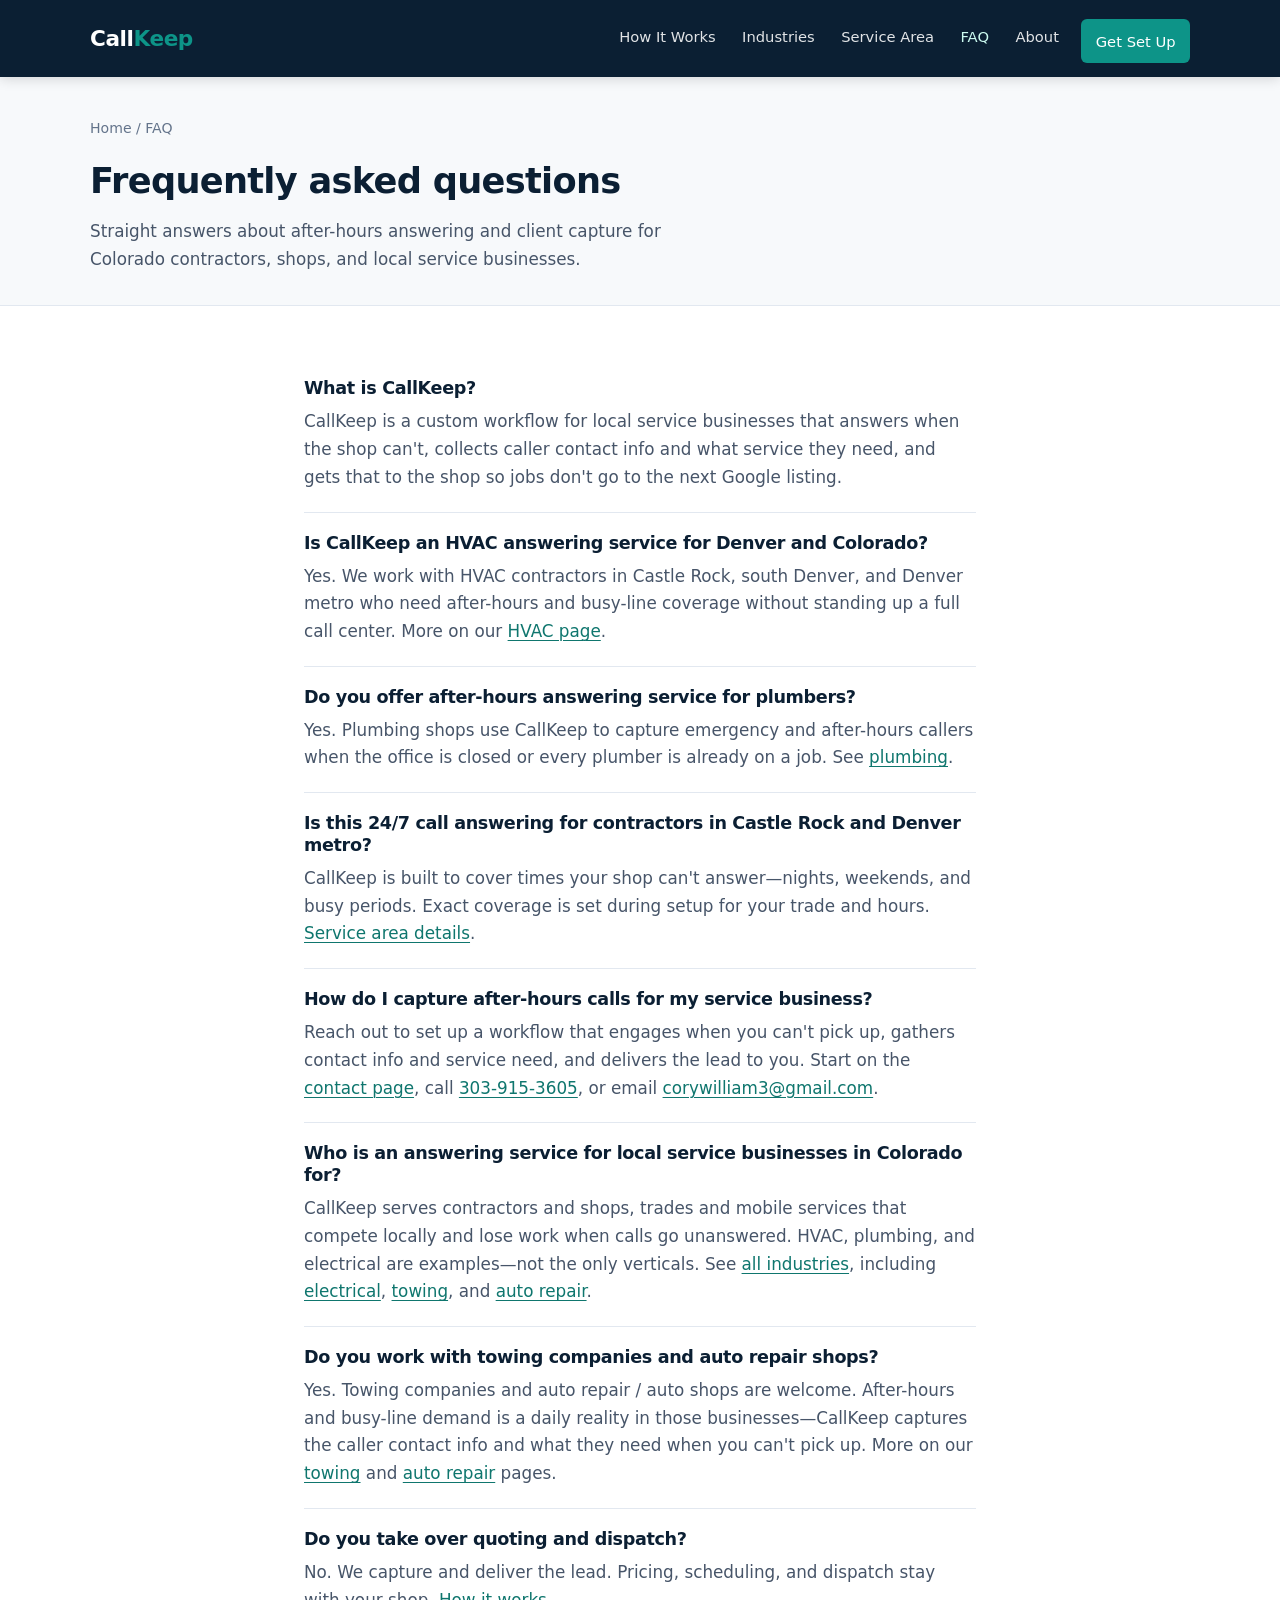
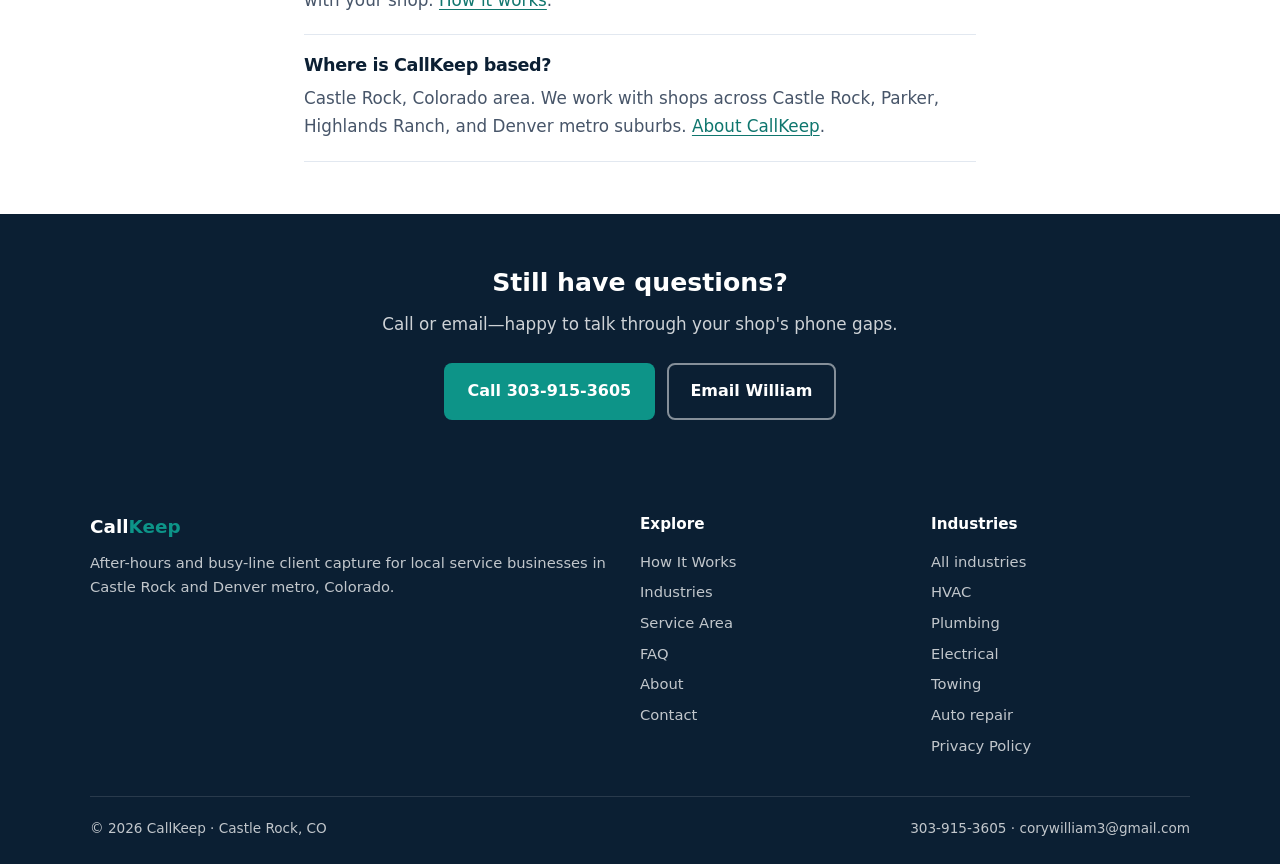
<file: faq.html>
<!DOCTYPE html>
<html lang="en">
<head>
  <meta charset="utf-8">
  <meta name="viewport" content="width=device-width, initial-scale=1, viewport-fit=cover">
  <meta name="theme-color" content="#0b1f33">
  <meta name="format-detection" content="telephone=yes">
  <title>FAQ | After-Hours Answering Service for Contractors | CallKeep</title>
  <meta name="description" content="FAQ on CallKeep after-hours answering for local service businesses—contractors, shops, towing, auto repair, and trades—in Castle Rock and Denver metro.">
  <link rel="canonical" href="https://callkeep.pages.dev/faq.html">
  <meta name="robots" content="index, follow">
  <meta property="og:type" content="website">
  <meta property="og:site_name" content="CallKeep">
  <meta property="og:title" content="CallKeep FAQ | After-Hours Answering for Contractors">
  <meta property="og:description" content="Answers about after-hours call capture for contractors and local service businesses in Colorado.">
  <meta property="og:url" content="https://callkeep.pages.dev/faq.html">
  <meta property="og:locale" content="en_US">
  <meta name="twitter:card" content="summary">
  <meta name="twitter:title" content="CallKeep FAQ">
  <meta name="twitter:description" content="After-hours answering service questions for Colorado contractors, shops, and local service businesses.">
  <link rel="stylesheet" href="assets/styles.css">
  <script type="application/ld+json">
  {
    "@context": "https://schema.org",
    "@graph": [
      {
        "@type": "FAQPage",
        "@id": "https://callkeep.pages.dev/faq.html#webpage",
        "url": "https://callkeep.pages.dev/faq.html",
        "name": "FAQ | After-Hours Answering Service for Contractors | CallKeep",
        "description": "FAQ on CallKeep after-hours answering for local service businesses including contractors, towing, and auto repair.",
        "isPartOf": {"@id": "https://callkeep.pages.dev/#website"},
        "mainEntity": [
          {
            "@type": "Question",
            "name": "What is CallKeep?",
            "acceptedAnswer": {
              "@type": "Answer",
              "text": "CallKeep is a custom workflow for local service businesses that answers when the shop can't, collects caller contact info and what service they need, and gets that to the shop so jobs don't go to the next Google listing."
            }
          },
          {
            "@type": "Question",
            "name": "Is CallKeep an HVAC answering service for Denver and Colorado?",
            "acceptedAnswer": {
              "@type": "Answer",
              "text": "Yes. CallKeep works with HVAC contractors in Castle Rock, south Denver, and Denver metro who need after-hours and busy-line call capture without a large traditional call center."
            }
          },
          {
            "@type": "Question",
            "name": "Do you offer after-hours answering service for plumbers?",
            "acceptedAnswer": {
              "@type": "Answer",
              "text": "Yes. Plumbing companies use CallKeep to capture emergency and after-hours callers when the shop is closed or every plumber is on a job."
            }
          },
          {
            "@type": "Question",
            "name": "Is this 24/7 call answering for contractors in Castle Rock and Denver metro?",
            "acceptedAnswer": {
              "@type": "Answer",
              "text": "CallKeep is designed to cover times your shop can't answer—including nights, weekends, and busy periods. Coverage details are set during setup for your trade and hours."
            }
          },
          {
            "@type": "Question",
            "name": "How do I capture after-hours calls for my service business?",
            "acceptedAnswer": {
              "@type": "Answer",
              "text": "Contact CallKeep to set up a workflow that engages when you can't pick up, gathers caller contact info and service need, and delivers the lead to you. Call 303-915-3605 or email corywilliam3@gmail.com."
            }
          },
          {
            "@type": "Question",
            "name": "Who is answering service for local service businesses in Colorado for?",
            "acceptedAnswer": {
              "@type": "Answer",
              "text": "CallKeep serves local service businesses that lose jobs when calls go unanswered—contractors and shops, trades and mobile services. That includes HVAC, plumbing, electrical, towing companies, auto repair shops, and similar after-hours demand businesses."
            }
          },
          {
            "@type": "Question",
            "name": "Do you work with towing companies and auto repair shops?",
            "acceptedAnswer": {
              "@type": "Answer",
              "text": "Yes. Towing companies and auto repair / auto shops are welcome. Like other local service businesses with after-hours demand, they use CallKeep to capture callers when dispatch is slammed or the shop can't pick up."
            }
          },
          {
            "@type": "Question",
            "name": "Do you take over quoting and dispatch?",
            "acceptedAnswer": {
              "@type": "Answer",
              "text": "No. CallKeep captures and delivers the lead. Pricing, scheduling, and dispatch stay with your shop."
            }
          },
          {
            "@type": "Question",
            "name": "Where is CallKeep based?",
            "acceptedAnswer": {
              "@type": "Answer",
              "text": "Castle Rock, Colorado area, serving shops across Castle Rock, Parker, Highlands Ranch, and Denver metro suburbs."
            }
          }
        ]
      },
      {
        "@type": "BreadcrumbList",
        "itemListElement": [
          {"@type": "ListItem", "position": 1, "name": "Home", "item": "https://callkeep.pages.dev/"},
          {"@type": "ListItem", "position": 2, "name": "FAQ", "item": "https://callkeep.pages.dev/faq.html"}
        ]
      }
    ]
  }
  </script>
</head>
<body>
  <header class="site-header">
    <div class="container header-inner">
      <a class="logo" href="index.html">Call<span>Keep</span></a>
      <button class="nav-toggle" type="button" aria-expanded="false" aria-controls="site-nav">Menu</button>
      <nav class="site-nav" id="site-nav" aria-label="Primary">
        <ul>
          <li><a href="how-it-works.html">How It Works</a></li>
          <li><a href="industries/index.html">Industries</a></li>
          <li><a href="service-area.html">Service Area</a></li>
          <li><a href="faq.html" aria-current="page">FAQ</a></li>
          <li><a href="about.html">About</a></li>
          <li><a class="nav-cta" href="contact.html">Get Set Up</a></li>
        </ul>
      </nav>
    </div>
  </header>

  <main>
    <div class="page-hero">
      <div class="container">
        <nav class="breadcrumb" aria-label="Breadcrumb">
          <a href="index.html">Home</a> / FAQ
        </nav>
        <h1>Frequently asked questions</h1>
        <p class="lead">Straight answers about after-hours answering and client capture for Colorado contractors, shops, and local service businesses.</p>
      </div>
    </div>

    <section class="section">
      <div class="container" style="max-width:42rem;">
        <article class="faq-item">
          <h2>What is CallKeep?</h2>
          <p>CallKeep is a custom workflow for local service businesses that answers when the shop can't, collects caller contact info and what service they need, and gets that to the shop so jobs don't go to the next Google listing.</p>
        </article>
        <article class="faq-item">
          <h2>Is CallKeep an HVAC answering service for Denver and Colorado?</h2>
          <p>Yes. We work with HVAC contractors in Castle Rock, south Denver, and Denver metro who need after-hours and busy-line coverage without standing up a full call center. More on our <a href="industries/hvac.html">HVAC page</a>.</p>
        </article>
        <article class="faq-item">
          <h2>Do you offer after-hours answering service for plumbers?</h2>
          <p>Yes. Plumbing shops use CallKeep to capture emergency and after-hours callers when the office is closed or every plumber is already on a job. See <a href="industries/plumbing.html">plumbing</a>.</p>
        </article>
        <article class="faq-item">
          <h2>Is this 24/7 call answering for contractors in Castle Rock and Denver metro?</h2>
          <p>CallKeep is built to cover times your shop can't answer—nights, weekends, and busy periods. Exact coverage is set during setup for your trade and hours. <a href="service-area.html">Service area details</a>.</p>
        </article>
        <article class="faq-item">
          <h2>How do I capture after-hours calls for my service business?</h2>
          <p>Reach out to set up a workflow that engages when you can't pick up, gathers contact info and service need, and delivers the lead to you. Start on the <a href="contact.html">contact page</a>, call <a href="tel:+13039153605">303-915-3605</a>, or email <a href="mailto:corywilliam3@gmail.com">corywilliam3@gmail.com</a>.</p>
        </article>
        <article class="faq-item">
          <h2>Who is an answering service for local service businesses in Colorado for?</h2>
          <p>CallKeep serves contractors and shops, trades and mobile services that compete locally and lose work when calls go unanswered. HVAC, plumbing, and electrical are examples—not the only verticals. See <a href="industries/index.html">all industries</a>, including <a href="industries/electrical.html">electrical</a>, <a href="industries/towing.html">towing</a>, and <a href="industries/auto-repair.html">auto repair</a>.</p>
        </article>
        <article class="faq-item">
          <h2>Do you work with towing companies and auto repair shops?</h2>
          <p>Yes. Towing companies and auto repair / auto shops are welcome. After-hours and busy-line demand is a daily reality in those businesses—CallKeep captures the caller contact info and what they need when you can't pick up. More on our <a href="industries/towing.html">towing</a> and <a href="industries/auto-repair.html">auto repair</a> pages.</p>
        </article>
        <article class="faq-item">
          <h2>Do you take over quoting and dispatch?</h2>
          <p>No. We capture and deliver the lead. Pricing, scheduling, and dispatch stay with your shop. <a href="how-it-works.html">How it works</a>.</p>
        </article>
        <article class="faq-item">
          <h2>Where is CallKeep based?</h2>
          <p>Castle Rock, Colorado area. We work with shops across Castle Rock, Parker, Highlands Ranch, and Denver metro suburbs. <a href="about.html">About CallKeep</a>.</p>
        </article>
      </div>
    </section>

    <section class="cta-band">
      <div class="container">
        <h2>Still have questions?</h2>
        <p>Call or email—happy to talk through your shop's phone gaps.</p>
        <div class="btn-group">
          <a class="btn btn-primary" href="tel:+13039153605">Call 303-915-3605</a>
          <a class="btn btn-secondary" href="mailto:corywilliam3@gmail.com?subject=CallKeep%20FAQ">Email William</a>
        </div>
      </div>
    </section>
  </main>

  <footer class="site-footer">
    <div class="container">
      <div class="footer-grid">
        <div>
          <div class="footer-brand">Call<span>Keep</span></div>
          <p>After-hours and busy-line client capture for local service businesses in Castle Rock and Denver metro, Colorado.</p>
        </div>
        <div>
          <h3>Explore</h3>
          <ul>
            <li><a href="how-it-works.html">How It Works</a></li>
            <li><a href="industries/index.html">Industries</a></li>
            <li><a href="service-area.html">Service Area</a></li>
            <li><a href="faq.html" aria-current="page">FAQ</a></li>
            <li><a href="about.html">About</a></li>
            <li><a href="contact.html">Contact</a></li>
          </ul>
        </div>
        <div>
                    <h3>Industries</h3>
          <ul>
            <li><a href="industries/index.html">All industries</a></li>
            <li><a href="industries/hvac.html">HVAC</a></li>
            <li><a href="industries/plumbing.html">Plumbing</a></li>
            <li><a href="industries/electrical.html">Electrical</a></li>
            <li><a href="industries/towing.html">Towing</a></li>
            <li><a href="industries/auto-repair.html">Auto repair</a></li>
            <li><a href="privacy.html">Privacy Policy</a></li>
          </ul>
        </div>
      </div>
      <div class="footer-bottom">
        <span>&copy; 2026 CallKeep · Castle Rock, CO</span>
        <span><a href="tel:+13039153605">303-915-3605</a> · <a href="mailto:corywilliam3@gmail.com">corywilliam3@gmail.com</a></span>
      </div>
    </div>
  </footer>
  <script src="assets/nav.js" defer></script>

  <div class="mobile-cta-bar" role="navigation" aria-label="Quick contact">
    <a class="m-call" href="tel:+13039153605">Call now</a>
    <a class="m-email" href="mailto:corywilliam3@gmail.com?subject=CallKeep%20setup">Email</a>
  </div>

</body>
</html>
</file>
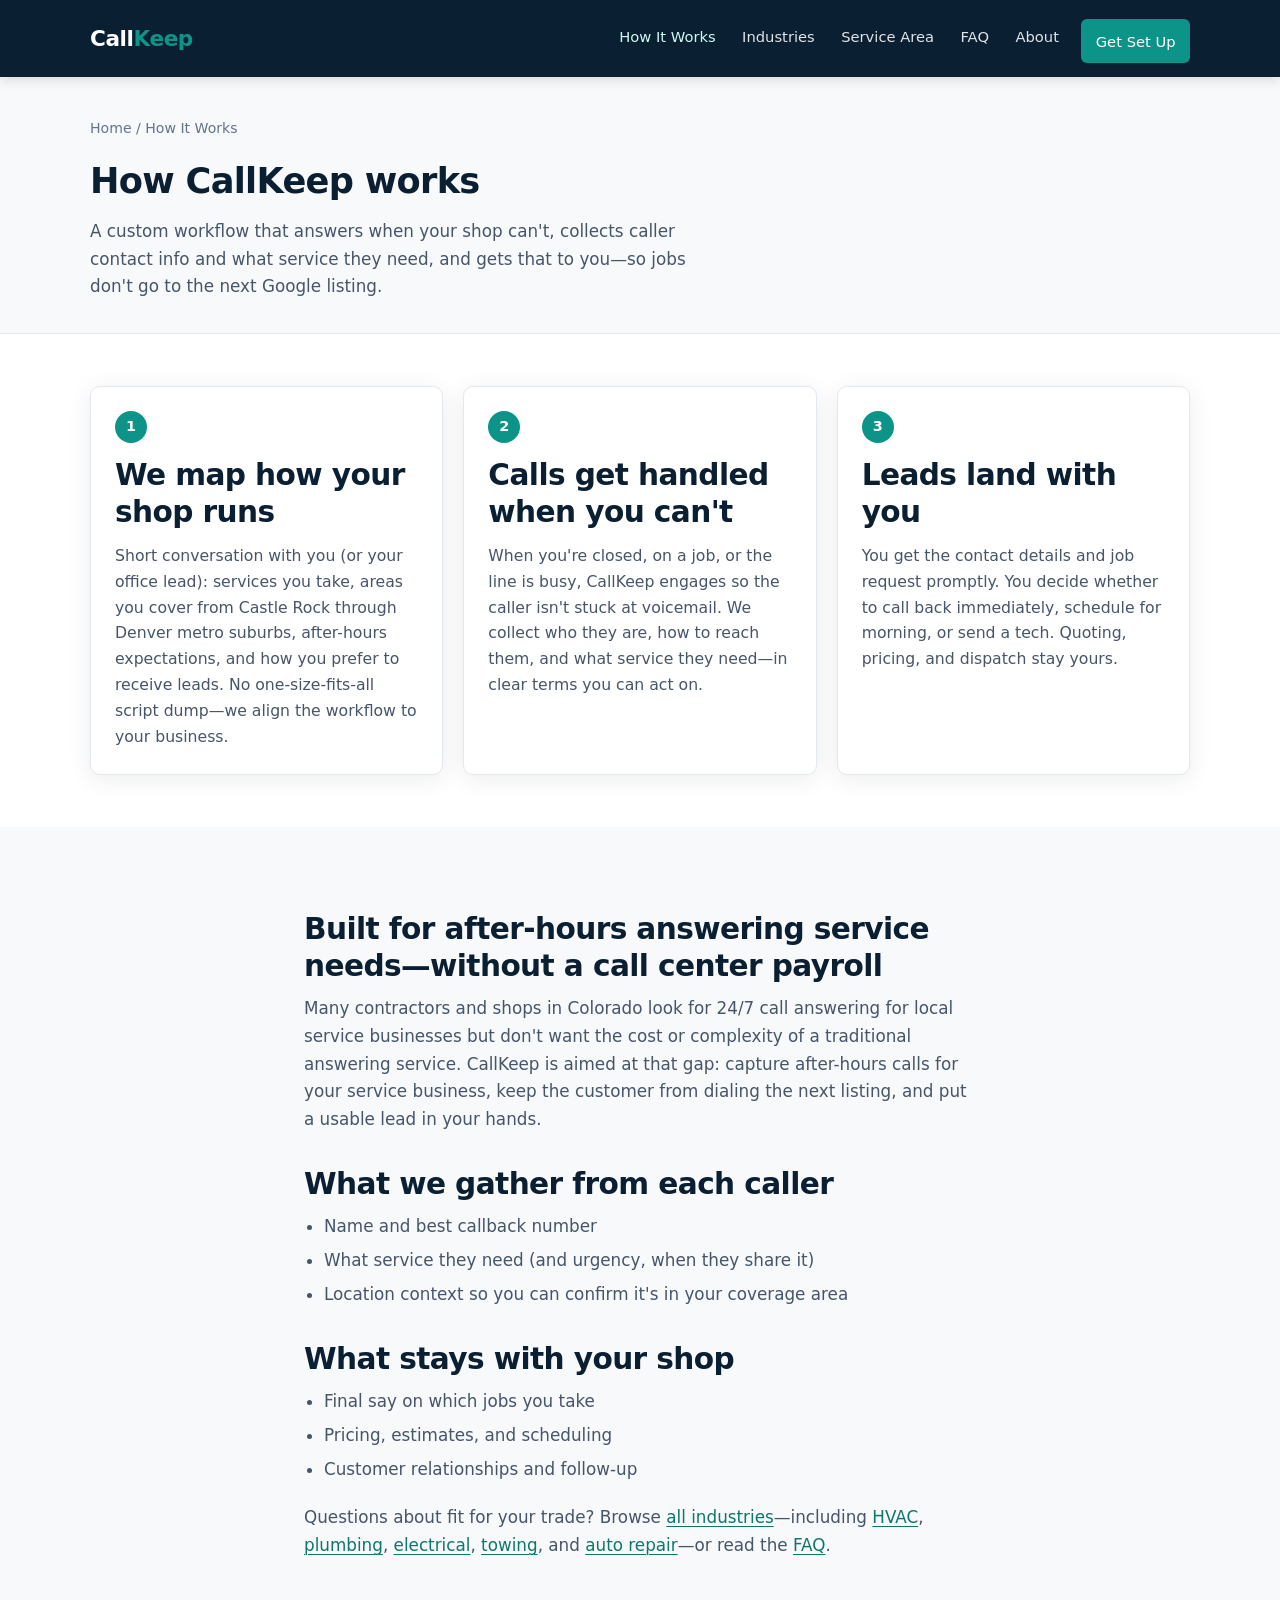
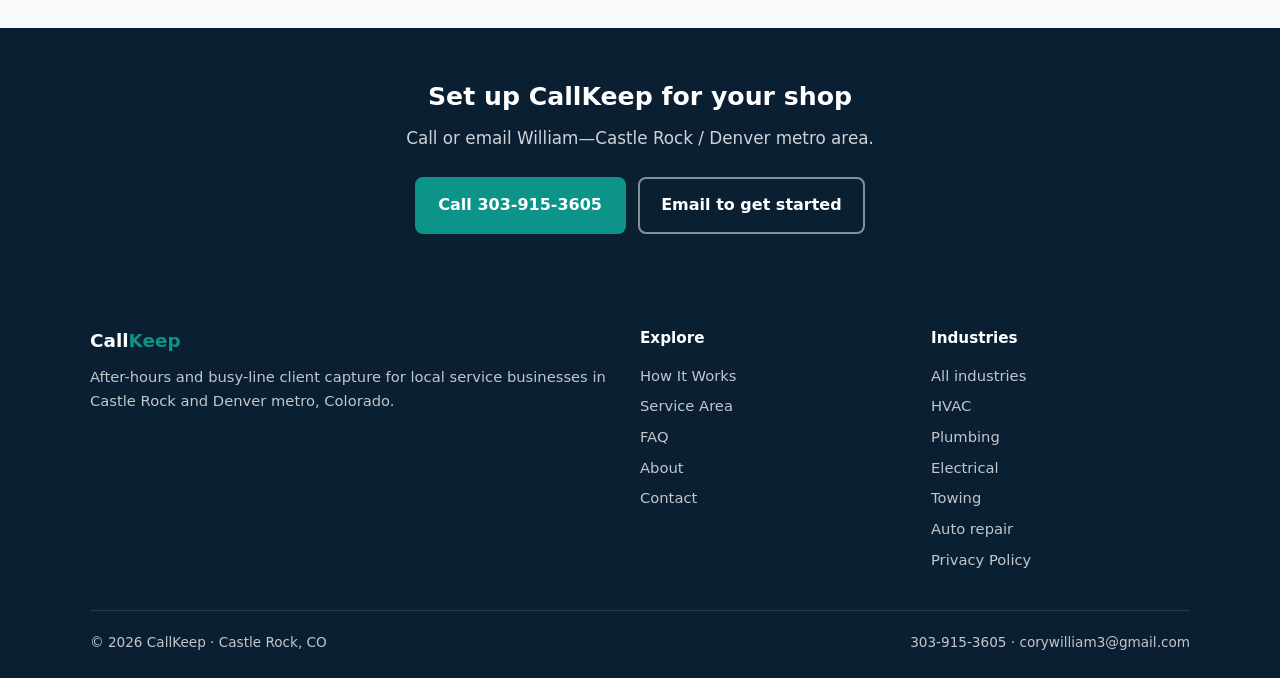
<file: how-it-works.html>
<!DOCTYPE html>
<html lang="en">
<head>
  <meta charset="utf-8">
  <meta name="viewport" content="width=device-width, initial-scale=1, viewport-fit=cover">
  <meta name="theme-color" content="#0b1f33">
  <meta name="format-detection" content="telephone=yes">
  <title>How CallKeep Works | After-Hours Call Capture for Contractors</title>
  <meta name="description" content="See how CallKeep answers when your shop can't, collects caller contact info and service needs, and delivers leads so jobs don't go to the next Google listing.">
  <link rel="canonical" href="https://callkeep.pages.dev/how-it-works.html">
  <meta name="robots" content="index, follow">
  <meta property="og:type" content="website">
  <meta property="og:site_name" content="CallKeep">
  <meta property="og:title" content="How CallKeep Works | After-Hours Call Capture">
  <meta property="og:description" content="A custom workflow that answers when the shop can't, captures the lead, and gets it to you—built for Colorado contractors and local service businesses.">
  <meta property="og:url" content="https://callkeep.pages.dev/how-it-works.html">
  <meta property="og:locale" content="en_US">
  <meta name="twitter:card" content="summary">
  <meta name="twitter:title" content="How CallKeep Works">
  <meta name="twitter:description" content="After-hours answering and client capture for contractors, shops, towing, auto repair, and local service businesses in Denver metro.">
  <link rel="stylesheet" href="assets/styles.css">
  <script type="application/ld+json">
  {
    "@context": "https://schema.org",
    "@graph": [
      {
        "@type": "WebPage",
        "@id": "https://callkeep.pages.dev/how-it-works.html#webpage",
        "url": "https://callkeep.pages.dev/how-it-works.html",
        "name": "How CallKeep Works | After-Hours Call Capture for Contractors",
        "description": "See how CallKeep answers when your shop can't, collects caller contact info and service needs, and delivers leads.",
        "isPartOf": {"@id": "https://callkeep.pages.dev/#website"},
        "about": {"@id": "https://callkeep.pages.dev/#business"}
      },
      {
        "@type": "BreadcrumbList",
        "itemListElement": [
          {"@type": "ListItem", "position": 1, "name": "Home", "item": "https://callkeep.pages.dev/"},
          {"@type": "ListItem", "position": 2, "name": "How It Works", "item": "https://callkeep.pages.dev/how-it-works.html"}
        ]
      },
      {
        "@type": "HowTo",
        "name": "How CallKeep after-hours call capture works",
        "description": "How local service shops set up CallKeep to capture after-hours and busy-line calls.",
        "step": [
          {"@type": "HowToStep", "position": 1, "name": "Map your shop", "text": "We learn your services, coverage area, and how you want leads handled."},
          {"@type": "HowToStep", "position": 2, "name": "Answer when you can't", "text": "When the shop can't pick up, the workflow engages and collects caller contact info and service need."},
          {"@type": "HowToStep", "position": 3, "name": "Deliver the lead", "text": "You receive the lead promptly so you can call back, book, or dispatch."}
        ]
      }
    ]
  }
  </script>
</head>
<body>
  <header class="site-header">
    <div class="container header-inner">
      <a class="logo" href="index.html">Call<span>Keep</span></a>
      <button class="nav-toggle" type="button" aria-expanded="false" aria-controls="site-nav">Menu</button>
      <nav class="site-nav" id="site-nav" aria-label="Primary">
        <ul>
          <li><a href="how-it-works.html" aria-current="page">How It Works</a></li>
          <li><a href="industries/index.html">Industries</a></li>
          <li><a href="service-area.html">Service Area</a></li>
          <li><a href="faq.html">FAQ</a></li>
          <li><a href="about.html">About</a></li>
          <li><a class="nav-cta" href="contact.html">Get Set Up</a></li>
        </ul>
      </nav>
    </div>
  </header>

  <main>
    <div class="page-hero">
      <div class="container">
        <nav class="breadcrumb" aria-label="Breadcrumb">
          <a href="index.html">Home</a> / How It Works
        </nav>
        <h1>How CallKeep works</h1>
        <p class="lead">A custom workflow that answers when your shop can't, collects caller contact info and what service they need, and gets that to you—so jobs don't go to the next Google listing.</p>
      </div>
    </div>

    <section class="section">
      <div class="container">
        <div class="grid-3">
          <article class="card">
            <span class="step-num" aria-hidden="true">1</span>
            <h2>We map how your shop runs</h2>
            <p>Short conversation with you (or your office lead): services you take, areas you cover from Castle Rock through Denver metro suburbs, after-hours expectations, and how you prefer to receive leads. No one-size-fits-all script dump—we align the workflow to your business.</p>
          </article>
          <article class="card">
            <span class="step-num" aria-hidden="true">2</span>
            <h2>Calls get handled when you can't</h2>
            <p>When you're closed, on a job, or the line is busy, CallKeep engages so the caller isn't stuck at voicemail. We collect who they are, how to reach them, and what service they need—in clear terms you can act on.</p>
          </article>
          <article class="card">
            <span class="step-num" aria-hidden="true">3</span>
            <h2>Leads land with you</h2>
            <p>You get the contact details and job request promptly. You decide whether to call back immediately, schedule for morning, or send a tech. Quoting, pricing, and dispatch stay yours.</p>
          </article>
        </div>
      </div>
    </section>

    <section class="section section-alt">
      <div class="container prose">
        <h2>Built for after-hours answering service needs—without a call center payroll</h2>
        <p>Many contractors and shops in Colorado look for 24/7 call answering for local service businesses but don't want the cost or complexity of a traditional answering service. CallKeep is aimed at that gap: capture after-hours calls for your service business, keep the customer from dialing the next listing, and put a usable lead in your hands.</p>
        <h2>What we gather from each caller</h2>
        <ul>
          <li>Name and best callback number</li>
          <li>What service they need (and urgency, when they share it)</li>
          <li>Location context so you can confirm it's in your coverage area</li>
        </ul>
        <h2>What stays with your shop</h2>
        <ul>
          <li>Final say on which jobs you take</li>
          <li>Pricing, estimates, and scheduling</li>
          <li>Customer relationships and follow-up</li>
        </ul>
        <p>Questions about fit for your trade? Browse <a href="industries/index.html">all industries</a>—including <a href="industries/hvac.html">HVAC</a>, <a href="industries/plumbing.html">plumbing</a>, <a href="industries/electrical.html">electrical</a>, <a href="industries/towing.html">towing</a>, and <a href="industries/auto-repair.html">auto repair</a>—or read the <a href="faq.html">FAQ</a>.</p>
      </div>
    </section>

    <section class="cta-band">
      <div class="container">
        <h2>Set up CallKeep for your shop</h2>
        <p>Call or email William—Castle Rock / Denver metro area.</p>
        <div class="btn-group">
          <a class="btn btn-primary" href="tel:+13039153605">Call 303-915-3605</a>
          <a class="btn btn-secondary" href="mailto:corywilliam3@gmail.com?subject=CallKeep%20how%20it%20works">Email to get started</a>
        </div>
      </div>
    </section>
  </main>

  <footer class="site-footer">
    <div class="container">
      <div class="footer-grid">
        <div>
          <div class="footer-brand">Call<span>Keep</span></div>
          <p>After-hours and busy-line client capture for local service businesses in Castle Rock and Denver metro, Colorado.</p>
        </div>
        <div>
          <h3>Explore</h3>
          <ul>
            <li><a href="how-it-works.html" aria-current="page">How It Works</a></li>
            <li><a href="service-area.html">Service Area</a></li>
            <li><a href="faq.html">FAQ</a></li>
            <li><a href="about.html">About</a></li>
            <li><a href="contact.html">Contact</a></li>
          </ul>
        </div>
        <div>
                    <h3>Industries</h3>
          <ul>
            <li><a href="industries/index.html">All industries</a></li>
            <li><a href="industries/hvac.html">HVAC</a></li>
            <li><a href="industries/plumbing.html">Plumbing</a></li>
            <li><a href="industries/electrical.html">Electrical</a></li>
            <li><a href="industries/towing.html">Towing</a></li>
            <li><a href="industries/auto-repair.html">Auto repair</a></li>
            <li><a href="privacy.html">Privacy Policy</a></li>
          </ul>
        </div>
      </div>
      <div class="footer-bottom">
        <span>&copy; 2026 CallKeep · Castle Rock, CO</span>
        <span><a href="tel:+13039153605">303-915-3605</a> · <a href="mailto:corywilliam3@gmail.com">corywilliam3@gmail.com</a></span>
      </div>
    </div>
  </footer>
  <script src="assets/nav.js" defer></script>

  <div class="mobile-cta-bar" role="navigation" aria-label="Quick contact">
    <a class="m-call" href="tel:+13039153605">Call now</a>
    <a class="m-email" href="mailto:corywilliam3@gmail.com?subject=CallKeep%20setup">Email</a>
  </div>

</body>
</html>
</file>
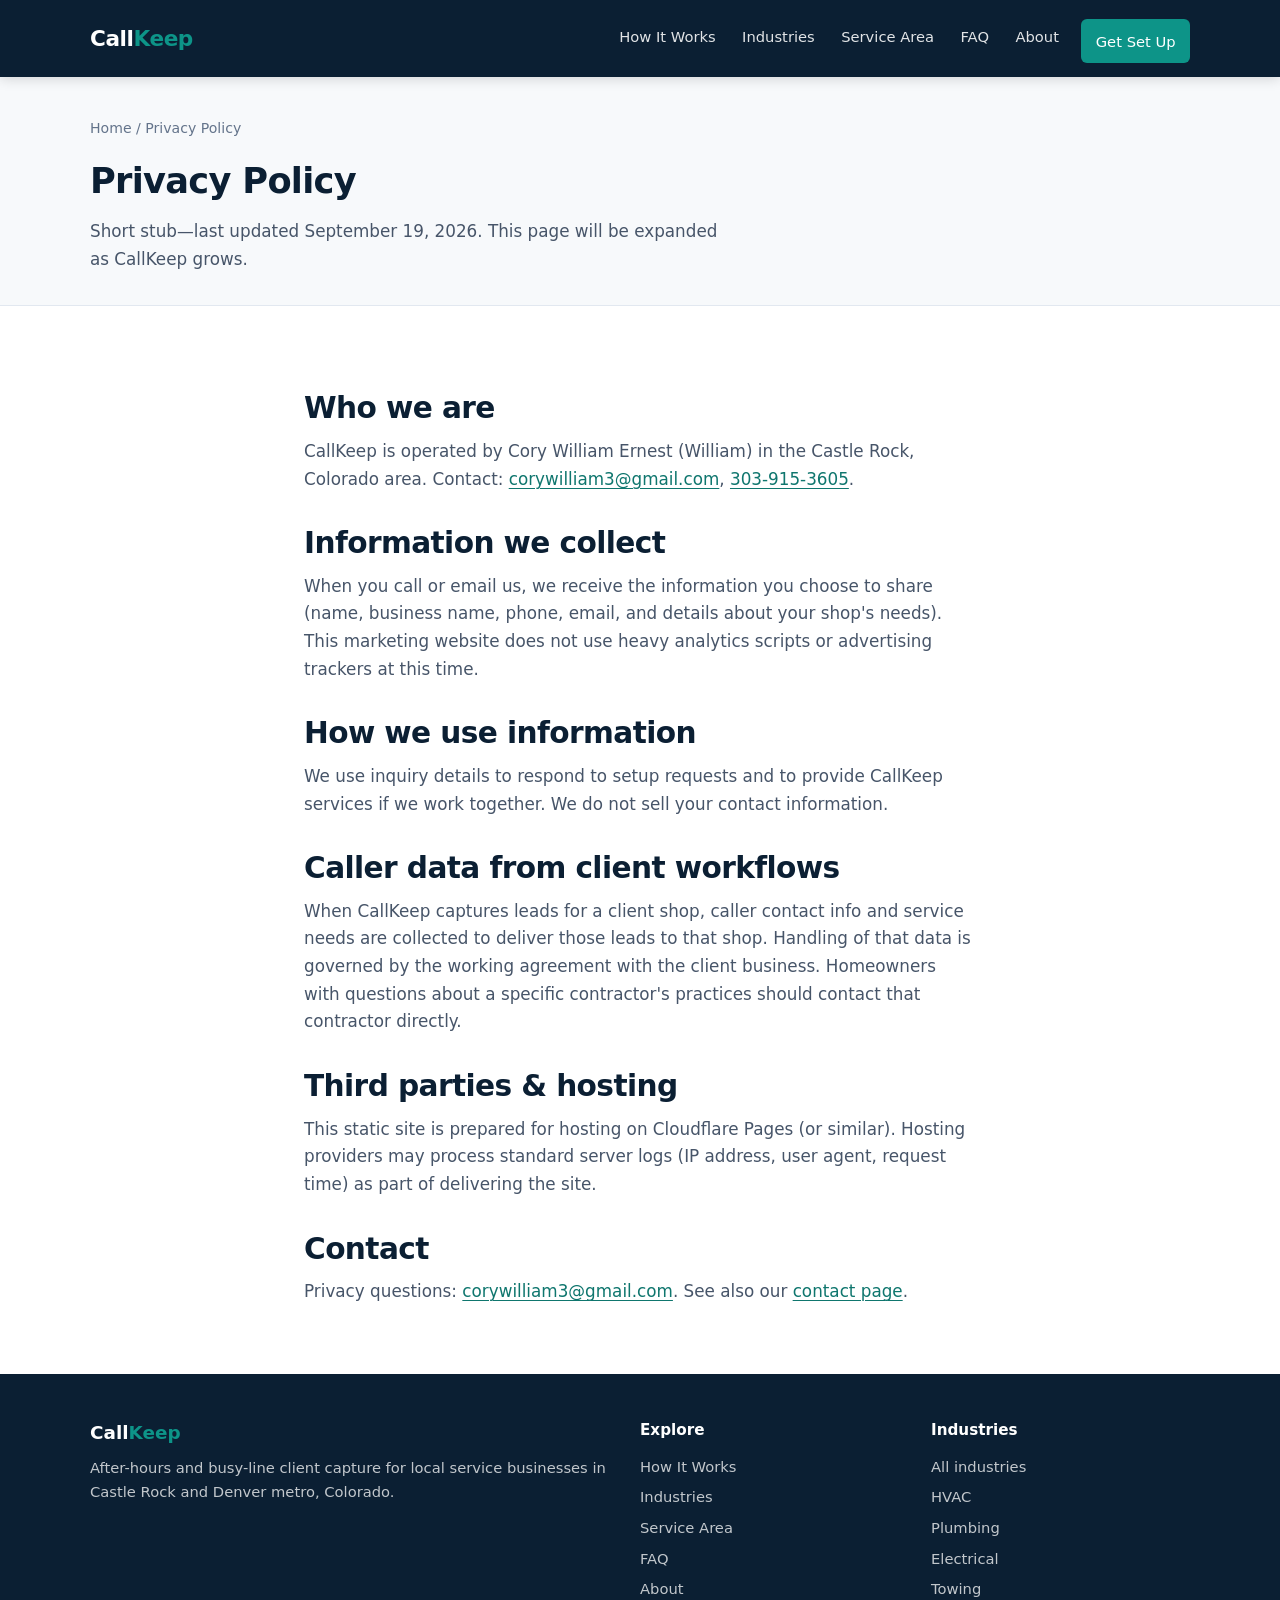
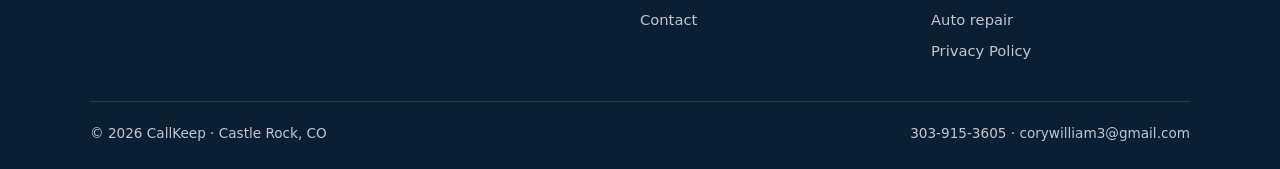
<file: privacy.html>
<!DOCTYPE html>
<html lang="en">
<head>
  <meta charset="utf-8">
  <meta name="viewport" content="width=device-width, initial-scale=1, viewport-fit=cover">
  <meta name="theme-color" content="#0b1f33">
  <meta name="format-detection" content="telephone=yes">
  <title>Privacy Policy | CallKeep</title>
  <meta name="description" content="Privacy policy stub for CallKeep, Castle Rock, CO. How we handle contact inquiries and business information.">
  <link rel="canonical" href="https://callkeep.pages.dev/privacy.html">
  <meta name="robots" content="index, follow">
  <meta property="og:type" content="website">
  <meta property="og:site_name" content="CallKeep">
  <meta property="og:title" content="Privacy Policy | CallKeep">
  <meta property="og:description" content="Privacy policy stub for CallKeep.">
  <meta property="og:url" content="https://callkeep.pages.dev/privacy.html">
  <meta property="og:locale" content="en_US">
  <meta name="twitter:card" content="summary">
  <meta name="twitter:title" content="Privacy Policy | CallKeep">
  <meta name="twitter:description" content="How CallKeep handles contact and business information.">
  <link rel="stylesheet" href="assets/styles.css">
  <script type="application/ld+json">
  {
    "@context": "https://schema.org",
    "@graph": [
      {
        "@type": "WebPage",
        "@id": "https://callkeep.pages.dev/privacy.html#webpage",
        "url": "https://callkeep.pages.dev/privacy.html",
        "name": "Privacy Policy | CallKeep",
        "description": "Privacy policy stub for CallKeep, Castle Rock, CO.",
        "isPartOf": {"@id": "https://callkeep.pages.dev/#website"}
      },
      {
        "@type": "BreadcrumbList",
        "itemListElement": [
          {"@type": "ListItem", "position": 1, "name": "Home", "item": "https://callkeep.pages.dev/"},
          {"@type": "ListItem", "position": 2, "name": "Privacy Policy", "item": "https://callkeep.pages.dev/privacy.html"}
        ]
      }
    ]
  }
  </script>
</head>
<body>
  <header class="site-header">
    <div class="container header-inner">
      <a class="logo" href="index.html">Call<span>Keep</span></a>
      <button class="nav-toggle" type="button" aria-expanded="false" aria-controls="site-nav">Menu</button>
      <nav class="site-nav" id="site-nav" aria-label="Primary">
        <ul>
          <li><a href="how-it-works.html">How It Works</a></li>
          <li><a href="industries/index.html">Industries</a></li>
          <li><a href="service-area.html">Service Area</a></li>
          <li><a href="faq.html">FAQ</a></li>
          <li><a href="about.html">About</a></li>
          <li><a class="nav-cta" href="contact.html">Get Set Up</a></li>
        </ul>
      </nav>
    </div>
  </header>

  <main>
    <div class="page-hero">
      <div class="container">
        <nav class="breadcrumb" aria-label="Breadcrumb">
          <a href="index.html">Home</a> / Privacy Policy
        </nav>
        <h1>Privacy Policy</h1>
        <p class="lead">Short stub—last updated September 19, 2026. This page will be expanded as CallKeep grows.</p>
      </div>
    </div>

    <section class="section">
      <div class="container prose">
        <h2>Who we are</h2>
        <p>CallKeep is operated by Cory William Ernest (William) in the Castle Rock, Colorado area. Contact: <a href="mailto:corywilliam3@gmail.com">corywilliam3@gmail.com</a>, <a href="tel:+13039153605">303-915-3605</a>.</p>
        <h2>Information we collect</h2>
        <p>When you call or email us, we receive the information you choose to share (name, business name, phone, email, and details about your shop's needs). This marketing website does not use heavy analytics scripts or advertising trackers at this time.</p>
        <h2>How we use information</h2>
        <p>We use inquiry details to respond to setup requests and to provide CallKeep services if we work together. We do not sell your contact information.</p>
        <h2>Caller data from client workflows</h2>
        <p>When CallKeep captures leads for a client shop, caller contact info and service needs are collected to deliver those leads to that shop. Handling of that data is governed by the working agreement with the client business. Homeowners with questions about a specific contractor's practices should contact that contractor directly.</p>
        <h2>Third parties &amp; hosting</h2>
        <p>This static site is prepared for hosting on Cloudflare Pages (or similar). Hosting providers may process standard server logs (IP address, user agent, request time) as part of delivering the site.</p>
        <h2>Contact</h2>
        <p>Privacy questions: <a href="mailto:corywilliam3@gmail.com?subject=CallKeep%20privacy">corywilliam3@gmail.com</a>. See also our <a href="contact.html">contact page</a>.</p>
      </div>
    </section>
  </main>

  <footer class="site-footer">
    <div class="container">
      <div class="footer-grid">
        <div>
          <div class="footer-brand">Call<span>Keep</span></div>
          <p>After-hours and busy-line client capture for local service businesses in Castle Rock and Denver metro, Colorado.</p>
        </div>
        <div>
          <h3>Explore</h3>
          <ul>
            <li><a href="how-it-works.html">How It Works</a></li>
            <li><a href="industries/index.html">Industries</a></li>
            <li><a href="service-area.html">Service Area</a></li>
            <li><a href="faq.html">FAQ</a></li>
            <li><a href="about.html">About</a></li>
            <li><a href="contact.html">Contact</a></li>
          </ul>
        </div>
        <div>
                    <h3>Industries</h3>
          <ul>
            <li><a href="industries/index.html">All industries</a></li>
            <li><a href="industries/hvac.html">HVAC</a></li>
            <li><a href="industries/plumbing.html">Plumbing</a></li>
            <li><a href="industries/electrical.html">Electrical</a></li>
            <li><a href="industries/towing.html">Towing</a></li>
            <li><a href="industries/auto-repair.html">Auto repair</a></li>
            <li><a href="privacy.html">Privacy Policy</a></li>
          </ul>
        </div>
      </div>
      <div class="footer-bottom">
        <span>&copy; 2026 CallKeep · Castle Rock, CO</span>
        <span><a href="tel:+13039153605">303-915-3605</a> · <a href="mailto:corywilliam3@gmail.com">corywilliam3@gmail.com</a></span>
      </div>
    </div>
  </footer>
  <script src="assets/nav.js" defer></script>

  <div class="mobile-cta-bar" role="navigation" aria-label="Quick contact">
    <a class="m-call" href="tel:+13039153605">Call now</a>
    <a class="m-email" href="mailto:corywilliam3@gmail.com?subject=CallKeep%20setup">Email</a>
  </div>

</body>
</html>
</file>
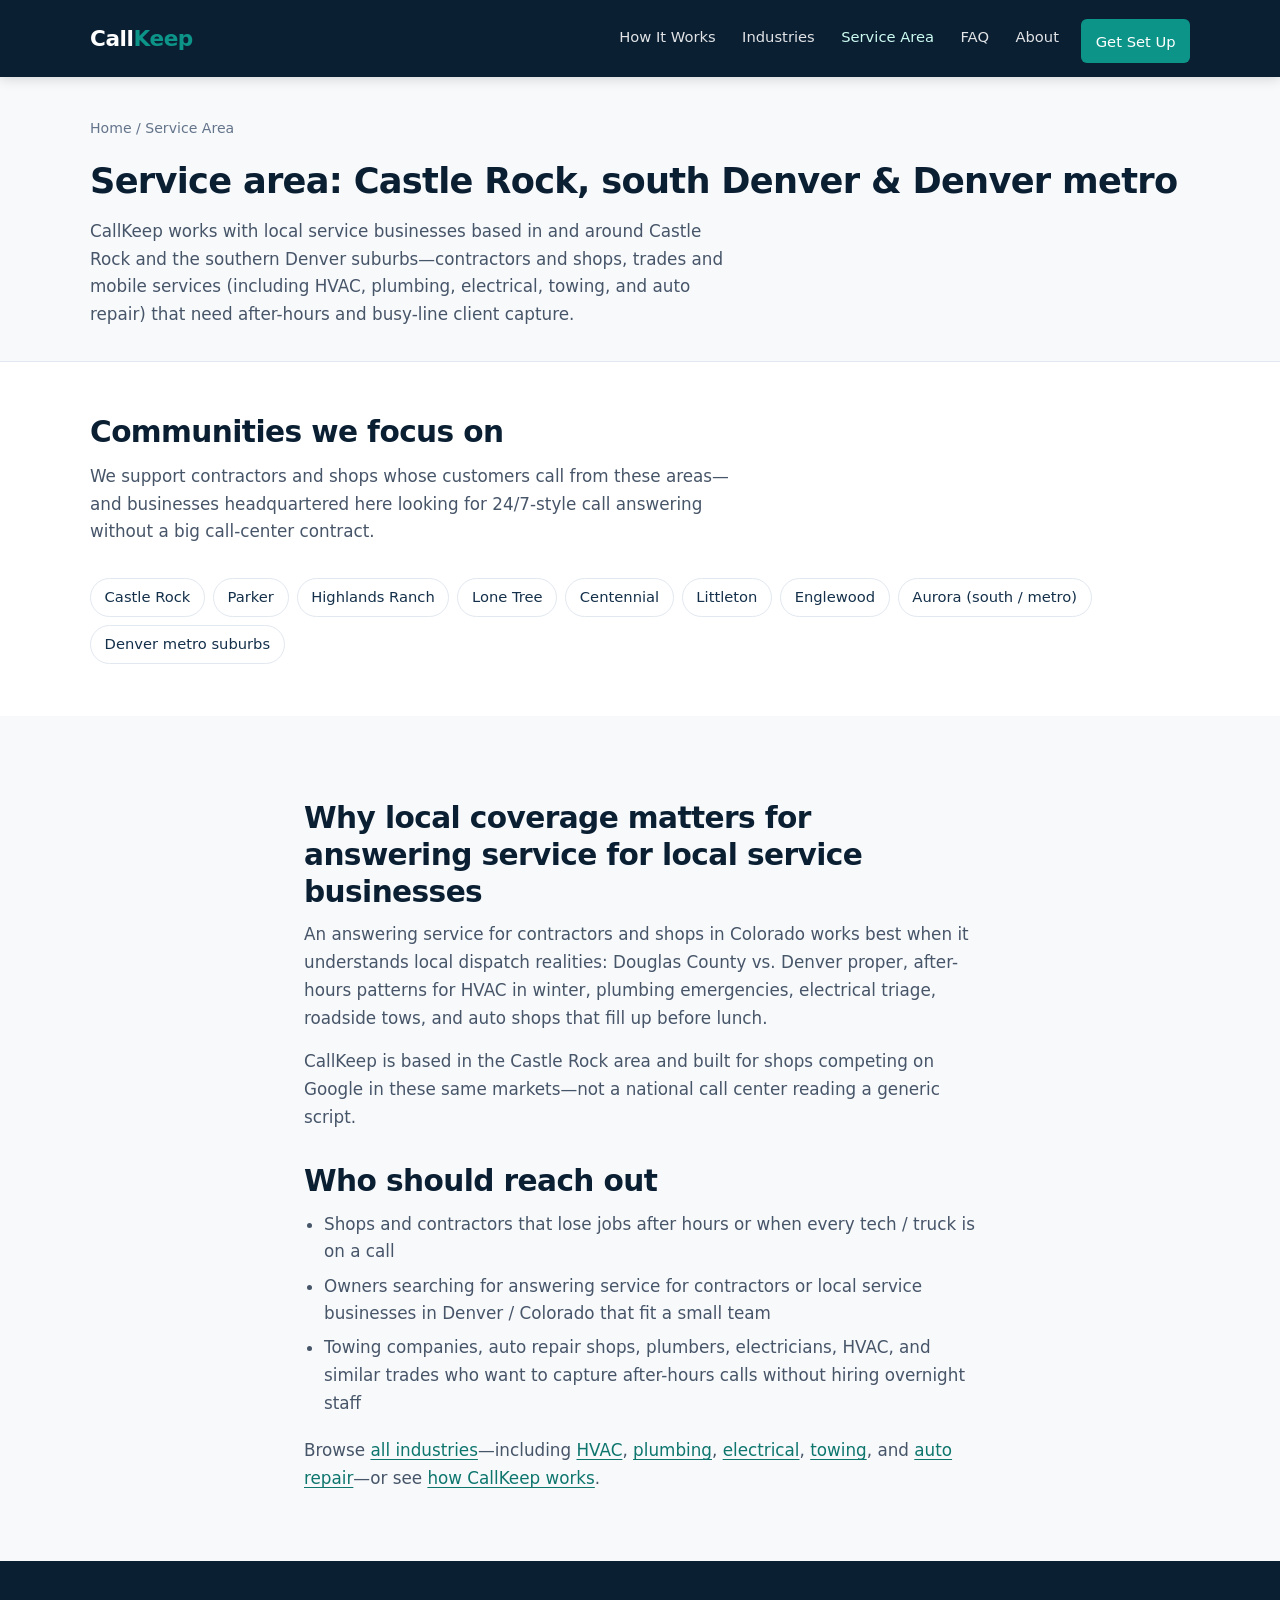
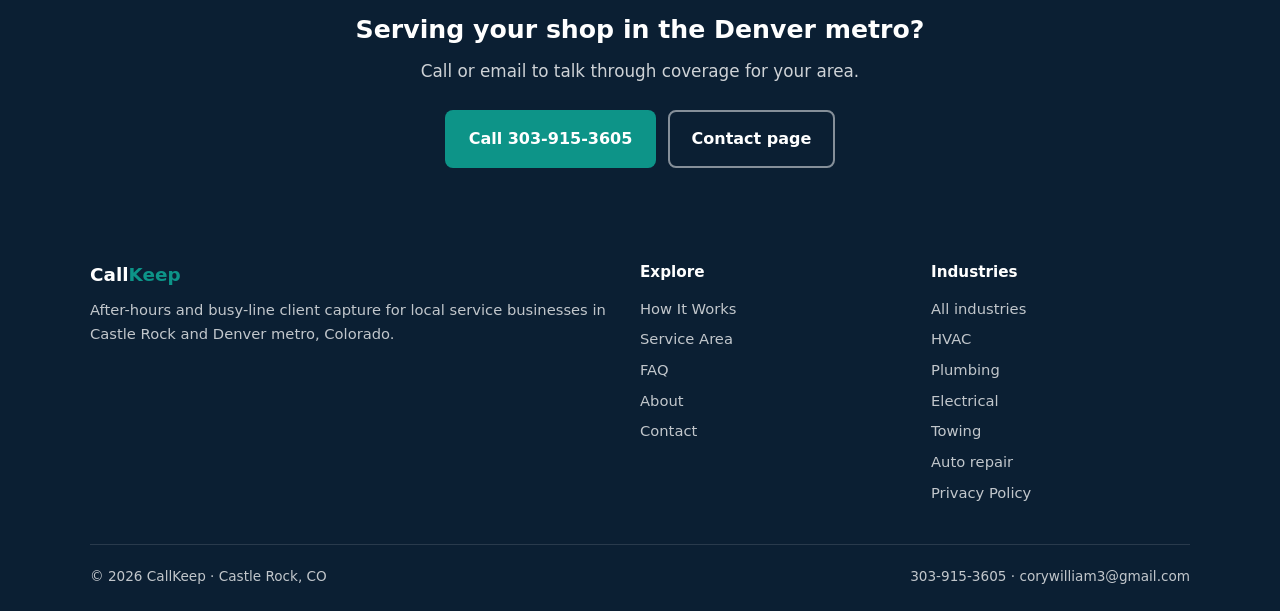
<file: service-area.html>
<!DOCTYPE html>
<html lang="en">
<head>
  <meta charset="utf-8">
  <meta name="viewport" content="width=device-width, initial-scale=1, viewport-fit=cover">
  <meta name="theme-color" content="#0b1f33">
  <meta name="format-detection" content="telephone=yes">
  <title>Service Area | Castle Rock, Parker, Highlands Ranch &amp; Denver Metro | CallKeep</title>
  <meta name="description" content="CallKeep serves local service businesses—contractors, shops, towing, auto repair, and trades—in Castle Rock, Parker, Highlands Ranch, and Denver metro suburbs with after-hours call capture.">
  <link rel="canonical" href="https://callkeep.pages.dev/service-area.html">
  <meta name="robots" content="index, follow">
  <meta property="og:type" content="website">
  <meta property="og:site_name" content="CallKeep">
  <meta property="og:title" content="CallKeep Service Area | Castle Rock &amp; Denver Metro">
  <meta property="og:description" content="After-hours answering and client capture for contractors and local service businesses across Castle Rock, south Denver, and Denver metro suburbs.">
  <meta property="og:url" content="https://callkeep.pages.dev/service-area.html">
  <meta property="og:locale" content="en_US">
  <meta name="twitter:card" content="summary">
  <meta name="twitter:title" content="CallKeep Service Area | Denver Metro">
  <meta name="twitter:description" content="Castle Rock, Parker, Highlands Ranch, and Denver metro suburbs.">
  <link rel="stylesheet" href="assets/styles.css">
  <script type="application/ld+json">
  {
    "@context": "https://schema.org",
    "@graph": [
      {
        "@type": "WebPage",
        "@id": "https://callkeep.pages.dev/service-area.html#webpage",
        "url": "https://callkeep.pages.dev/service-area.html",
        "name": "Service Area | Castle Rock, Parker, Highlands Ranch & Denver Metro | CallKeep",
        "description": "CallKeep serves local service businesses—contractors, shops, towing, auto repair, and trades—in Castle Rock, Parker, Highlands Ranch, and Denver metro suburbs.",
        "isPartOf": {"@id": "https://callkeep.pages.dev/#website"}
      },
      {
        "@type": "BreadcrumbList",
        "itemListElement": [
          {"@type": "ListItem", "position": 1, "name": "Home", "item": "https://callkeep.pages.dev/"},
          {"@type": "ListItem", "position": 2, "name": "Service Area", "item": "https://callkeep.pages.dev/service-area.html"}
        ]
      }
    ]
  }
  </script>
</head>
<body>
  <header class="site-header">
    <div class="container header-inner">
      <a class="logo" href="index.html">Call<span>Keep</span></a>
      <button class="nav-toggle" type="button" aria-expanded="false" aria-controls="site-nav">Menu</button>
      <nav class="site-nav" id="site-nav" aria-label="Primary">
        <ul>
          <li><a href="how-it-works.html">How It Works</a></li>
          <li><a href="industries/index.html">Industries</a></li>
          <li><a href="service-area.html" aria-current="page">Service Area</a></li>
          <li><a href="faq.html">FAQ</a></li>
          <li><a href="about.html">About</a></li>
          <li><a class="nav-cta" href="contact.html">Get Set Up</a></li>
        </ul>
      </nav>
    </div>
  </header>

  <main>
    <div class="page-hero">
      <div class="container">
        <nav class="breadcrumb" aria-label="Breadcrumb">
          <a href="index.html">Home</a> / Service Area
        </nav>
        <h1>Service area: Castle Rock, south Denver &amp; Denver metro</h1>
        <p class="lead">CallKeep works with local service businesses based in and around Castle Rock and the southern Denver suburbs—contractors and shops, trades and mobile services (including HVAC, plumbing, electrical, towing, and auto repair) that need after-hours and busy-line client capture.</p>
      </div>
    </div>

    <section class="section">
      <div class="container">
        <h2>Communities we focus on</h2>
        <p class="section-intro">We support contractors and shops whose customers call from these areas—and businesses headquartered here looking for 24/7-style call answering without a big call-center contract.</p>
        <div class="area-list" aria-label="Primary communities">
          <span class="area-chip">Castle Rock</span>
          <span class="area-chip">Parker</span>
          <span class="area-chip">Highlands Ranch</span>
          <span class="area-chip">Lone Tree</span>
          <span class="area-chip">Centennial</span>
          <span class="area-chip">Littleton</span>
          <span class="area-chip">Englewood</span>
          <span class="area-chip">Aurora (south / metro)</span>
          <span class="area-chip">Denver metro suburbs</span>
        </div>
      </div>
    </section>

    <section class="section section-alt">
      <div class="container prose">
        <h2>Why local coverage matters for answering service for local service businesses</h2>
        <p>An answering service for contractors and shops in Colorado works best when it understands local dispatch realities: Douglas County vs. Denver proper, after-hours patterns for HVAC in winter, plumbing emergencies, electrical triage, roadside tows, and auto shops that fill up before lunch.</p>
        <p>CallKeep is based in the Castle Rock area and built for shops competing on Google in these same markets—not a national call center reading a generic script.</p>
        <h2>Who should reach out</h2>
        <ul>
          <li>Shops and contractors that lose jobs after hours or when every tech / truck is on a call</li>
          <li>Owners searching for answering service for contractors or local service businesses in Denver / Colorado that fit a small team</li>
          <li>Towing companies, auto repair shops, plumbers, electricians, HVAC, and similar trades who want to capture after-hours calls without hiring overnight staff</li>
        </ul>
        <p>Browse <a href="industries/index.html">all industries</a>—including <a href="industries/hvac.html">HVAC</a>, <a href="industries/plumbing.html">plumbing</a>, <a href="industries/electrical.html">electrical</a>, <a href="industries/towing.html">towing</a>, and <a href="industries/auto-repair.html">auto repair</a>—or see <a href="how-it-works.html">how CallKeep works</a>.</p>
      </div>
    </section>

    <section class="cta-band">
      <div class="container">
        <h2>Serving your shop in the Denver metro?</h2>
        <p>Call or email to talk through coverage for your area.</p>
        <div class="btn-group">
          <a class="btn btn-primary" href="tel:+13039153605">Call 303-915-3605</a>
          <a class="btn btn-secondary" href="contact.html">Contact page</a>
        </div>
      </div>
    </section>
  </main>

  <footer class="site-footer">
    <div class="container">
      <div class="footer-grid">
        <div>
          <div class="footer-brand">Call<span>Keep</span></div>
          <p>After-hours and busy-line client capture for local service businesses in Castle Rock and Denver metro, Colorado.</p>
        </div>
        <div>
          <h3>Explore</h3>
          <ul>
            <li><a href="how-it-works.html">How It Works</a></li>
            <li><a href="service-area.html" aria-current="page">Service Area</a></li>
            <li><a href="faq.html">FAQ</a></li>
            <li><a href="about.html">About</a></li>
            <li><a href="contact.html">Contact</a></li>
          </ul>
        </div>
        <div>
                    <h3>Industries</h3>
          <ul>
            <li><a href="industries/index.html">All industries</a></li>
            <li><a href="industries/hvac.html">HVAC</a></li>
            <li><a href="industries/plumbing.html">Plumbing</a></li>
            <li><a href="industries/electrical.html">Electrical</a></li>
            <li><a href="industries/towing.html">Towing</a></li>
            <li><a href="industries/auto-repair.html">Auto repair</a></li>
            <li><a href="privacy.html">Privacy Policy</a></li>
          </ul>
        </div>
      </div>
      <div class="footer-bottom">
        <span>&copy; 2026 CallKeep · Castle Rock, CO</span>
        <span><a href="tel:+13039153605">303-915-3605</a> · <a href="mailto:corywilliam3@gmail.com">corywilliam3@gmail.com</a></span>
      </div>
    </div>
  </footer>
  <script src="assets/nav.js" defer></script>

  <div class="mobile-cta-bar" role="navigation" aria-label="Quick contact">
    <a class="m-call" href="tel:+13039153605">Call now</a>
    <a class="m-email" href="mailto:corywilliam3@gmail.com?subject=CallKeep%20setup">Email</a>
  </div>

</body>
</html>
</file>
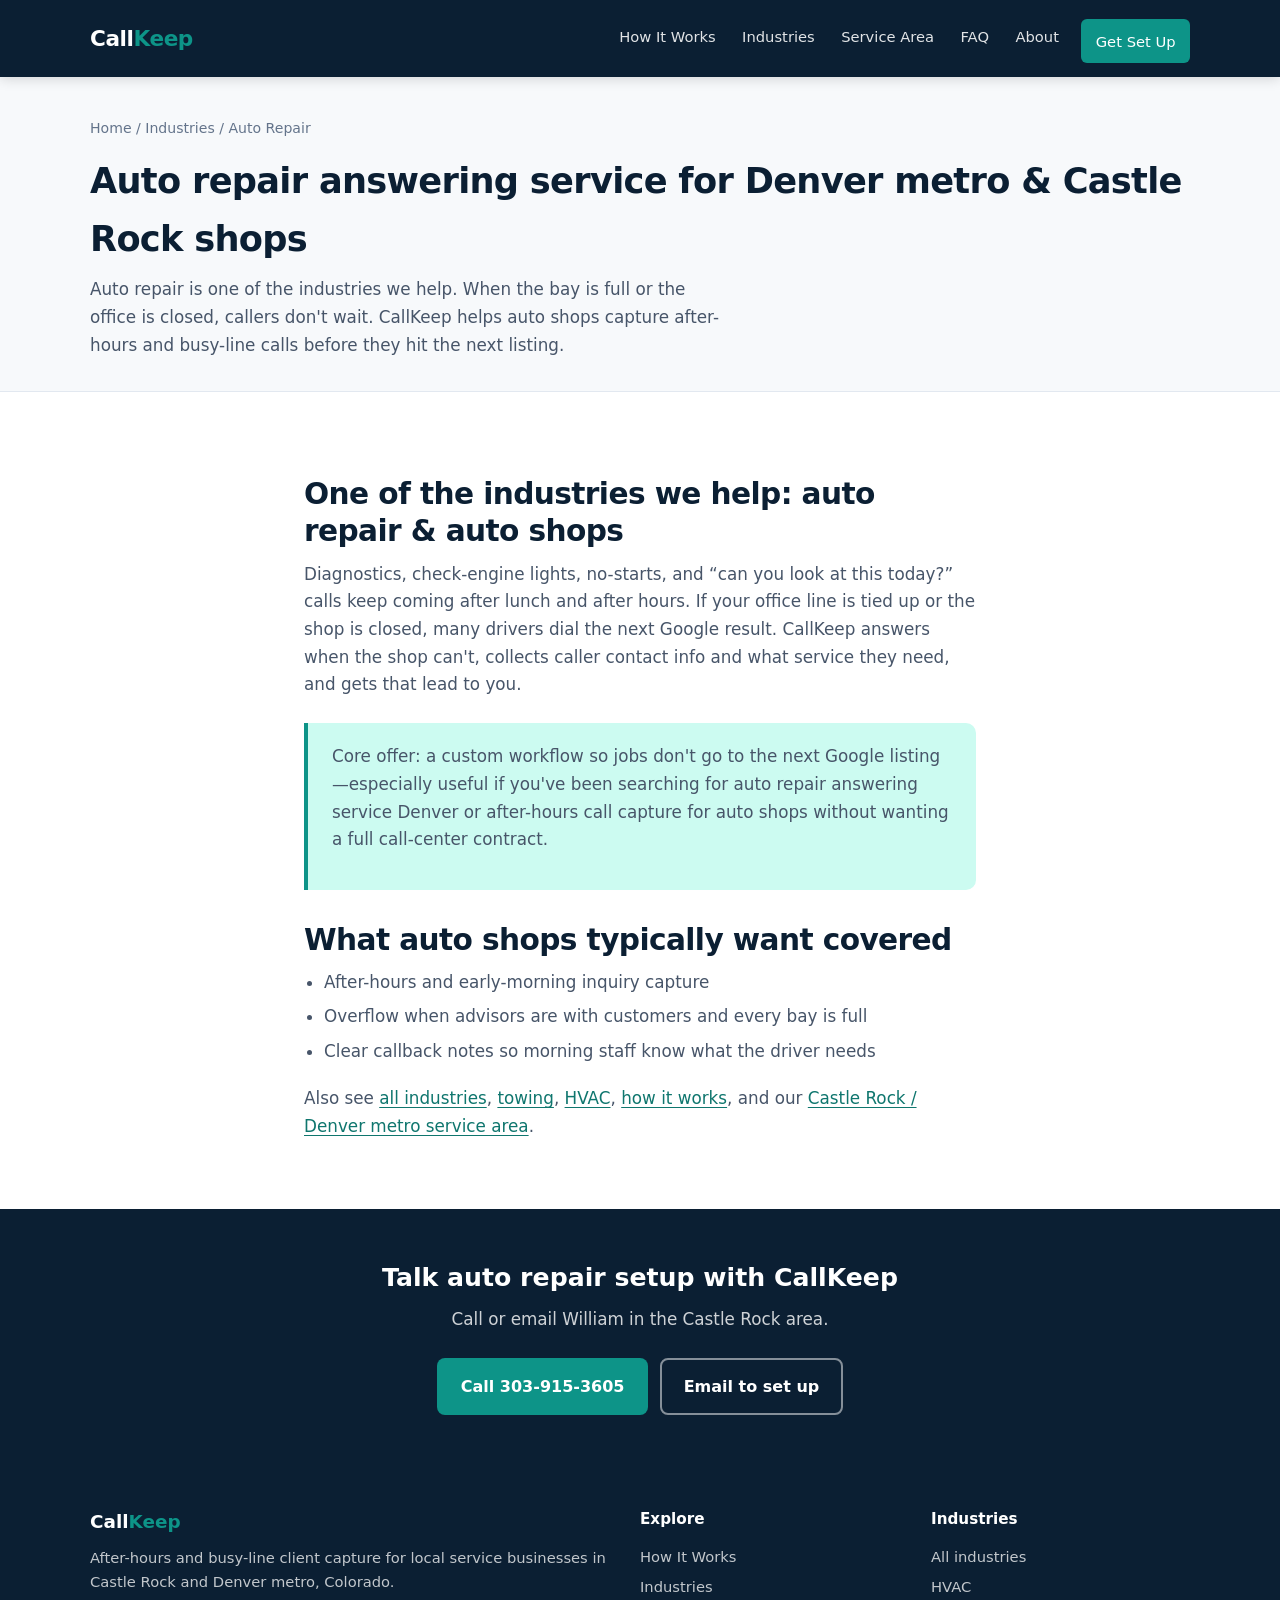
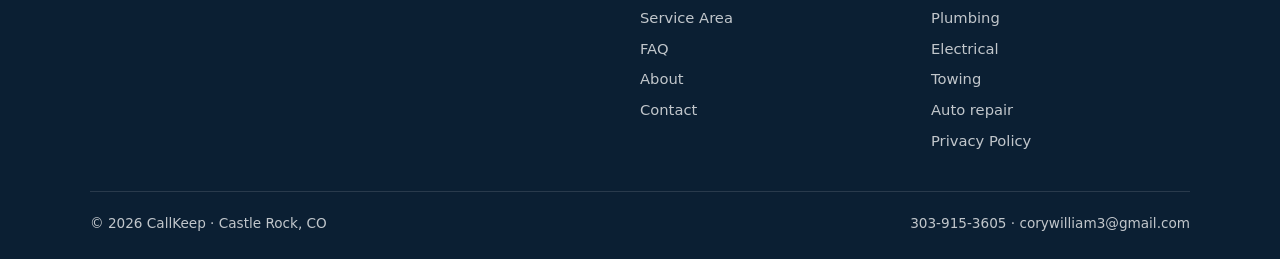
<file: industries/auto-repair.html>
<!DOCTYPE html>
<html lang="en">
<head>
  <meta charset="utf-8">
  <meta name="viewport" content="width=device-width, initial-scale=1, viewport-fit=cover">
  <meta name="theme-color" content="#0b1f33">
  <meta name="format-detection" content="telephone=yes">
  <title>Auto Repair Answering Service Denver &amp; Colorado | CallKeep</title>
  <meta name="description" content="After-hours answering service for auto repair shops in Castle Rock and Denver metro. Capture service and busy-bay calls when your shop can't pick up.">
  <link rel="canonical" href="https://callkeep.pages.dev/industries/auto-repair.html">
  <meta name="robots" content="index, follow">
  <meta property="og:type" content="website">
  <meta property="og:site_name" content="CallKeep">
  <meta property="og:title" content="Auto Repair Answering Service Denver &amp; Colorado | CallKeep">
  <meta property="og:description" content="Custom after-hours call capture for auto shops—so repair jobs don't go to the next Google listing.">
  <meta property="og:url" content="https://callkeep.pages.dev/industries/auto-repair.html">
  <meta property="og:locale" content="en_US">
  <meta name="twitter:card" content="summary">
  <meta name="twitter:title" content="Auto Repair Answering Service | CallKeep Denver Metro">
  <meta name="twitter:description" content="After-hours answering for auto repair shops in Castle Rock and Denver metro.">
  <link rel="stylesheet" href="../assets/styles.css">
  <script type="application/ld+json">
  {
    "@context": "https://schema.org",
    "@graph": [
      {
        "@type": "WebPage",
        "@id": "https://callkeep.pages.dev/industries/auto-repair.html#webpage",
        "url": "https://callkeep.pages.dev/industries/auto-repair.html",
        "name": "Auto Repair Answering Service Denver & Colorado | CallKeep",
        "description": "After-hours answering service for auto repair shops in Castle Rock and Denver metro.",
        "isPartOf": {"@id": "https://callkeep.pages.dev/#website"}
      },
      {
        "@type": "BreadcrumbList",
        "itemListElement": [
          {"@type": "ListItem", "position": 1, "name": "Home", "item": "https://callkeep.pages.dev/"},
          {"@type": "ListItem", "position": 2, "name": "Industries", "item": "https://callkeep.pages.dev/industries/"},
          {"@type": "ListItem", "position": 3, "name": "Auto repair", "item": "https://callkeep.pages.dev/industries/auto-repair.html"}
        ]
      },
      {
        "@type": "Service",
        "name": "Auto repair answering service and after-hours call capture",
        "serviceType": "Auto repair answering service",
        "provider": {"@id": "https://callkeep.pages.dev/#business"},
        "areaServed": ["Castle Rock, CO", "Denver Metro, CO"],
        "description": "Answers when the auto shop can't, collects caller contact info and what service they need, and delivers the lead so jobs don't go to the next Google listing.",
        "audience": {
          "@type": "BusinessAudience",
          "audienceType": "Auto repair shops and automotive service businesses"
        }
      }
    ]
  }
  </script>
</head>
<body>
  <header class="site-header">
    <div class="container header-inner">
      <a class="logo" href="../index.html">Call<span>Keep</span></a>
      <button class="nav-toggle" type="button" aria-expanded="false" aria-controls="site-nav">Menu</button>
      <nav class="site-nav" id="site-nav" aria-label="Primary">
        <ul>
          <li><a href="../how-it-works.html">How It Works</a></li>
          <li><a href="index.html">Industries</a></li>
          <li><a href="../service-area.html">Service Area</a></li>
          <li><a href="../faq.html">FAQ</a></li>
          <li><a href="../about.html">About</a></li>
          <li><a class="nav-cta" href="../contact.html">Get Set Up</a></li>
        </ul>
      </nav>
    </div>
  </header>

  <main>
    <div class="page-hero">
      <div class="container">
        <nav class="breadcrumb" aria-label="Breadcrumb">
          <a href="../index.html">Home</a> / <a href="index.html">Industries</a> / Auto Repair
        </nav>
        <h1>Auto repair answering service for Denver metro &amp; Castle Rock shops</h1>
        <p class="lead">Auto repair is one of the industries we help. When the bay is full or the office is closed, callers don't wait. CallKeep helps auto shops capture after-hours and busy-line calls before they hit the next listing.</p>
      </div>
    </div>

    <section class="section">
      <div class="container prose">
        <h2>One of the industries we help: auto repair &amp; auto shops</h2>
        <p>Diagnostics, check-engine lights, no-starts, and “can you look at this today?” calls keep coming after lunch and after hours. If your office line is tied up or the shop is closed, many drivers dial the next Google result. CallKeep answers when the shop can't, collects caller contact info and what service they need, and gets that lead to you.</p>
        <div class="highlight-box">
          <p>Core offer: a custom workflow so jobs don't go to the next Google listing—especially useful if you've been searching for auto repair answering service Denver or after-hours call capture for auto shops without wanting a full call-center contract.</p>
        </div>
        <h2>What auto shops typically want covered</h2>
        <ul>
          <li>After-hours and early-morning inquiry capture</li>
          <li>Overflow when advisors are with customers and every bay is full</li>
          <li>Clear callback notes so morning staff know what the driver needs</li>
        </ul>
        <p>Also see <a href="index.html">all industries</a>, <a href="towing.html">towing</a>, <a href="hvac.html">HVAC</a>, <a href="../how-it-works.html">how it works</a>, and our <a href="../service-area.html">Castle Rock / Denver metro service area</a>.</p>
      </div>
    </section>

    <section class="cta-band">
      <div class="container">
        <h2>Talk auto repair setup with CallKeep</h2>
        <p>Call or email William in the Castle Rock area.</p>
        <div class="btn-group">
          <a class="btn btn-primary" href="tel:+13039153605">Call 303-915-3605</a>
          <a class="btn btn-secondary" href="mailto:corywilliam3@gmail.com?subject=CallKeep%20auto%20repair%20setup">Email to set up</a>
        </div>
      </div>
    </section>
  </main>

  <footer class="site-footer">
    <div class="container">
      <div class="footer-grid">
        <div>
          <div class="footer-brand">Call<span>Keep</span></div>
          <p>After-hours and busy-line client capture for local service businesses in Castle Rock and Denver metro, Colorado.</p>
        </div>
        <div>
          <h3>Explore</h3>
          <ul>
            <li><a href="../how-it-works.html">How It Works</a></li>
            <li><a href="index.html">Industries</a></li>
            <li><a href="../service-area.html">Service Area</a></li>
            <li><a href="../faq.html">FAQ</a></li>
            <li><a href="../about.html">About</a></li>
            <li><a href="../contact.html">Contact</a></li>
          </ul>
        </div>
        <div>
          <h3>Industries</h3>
          <ul>
            <li><a href="index.html">All industries</a></li>
            <li><a href="hvac.html">HVAC</a></li>
            <li><a href="plumbing.html">Plumbing</a></li>
            <li><a href="electrical.html">Electrical</a></li>
            <li><a href="towing.html">Towing</a></li>
            <li><a href="auto-repair.html">Auto repair</a></li>
            <li><a href="../privacy.html">Privacy Policy</a></li>
          </ul>
        </div>
      </div>
      <div class="footer-bottom">
        <span>&copy; 2026 CallKeep · Castle Rock, CO</span>
        <span><a href="tel:+13039153605">303-915-3605</a> · <a href="mailto:corywilliam3@gmail.com">corywilliam3@gmail.com</a></span>
      </div>
    </div>
  </footer>
  <script src="../assets/nav.js" defer></script>

  <div class="mobile-cta-bar" role="navigation" aria-label="Quick contact">
    <a class="m-call" href="tel:+13039153605">Call now</a>
    <a class="m-email" href="mailto:corywilliam3@gmail.com?subject=CallKeep%20setup">Email</a>
  </div>

</body>
</html>
</file>
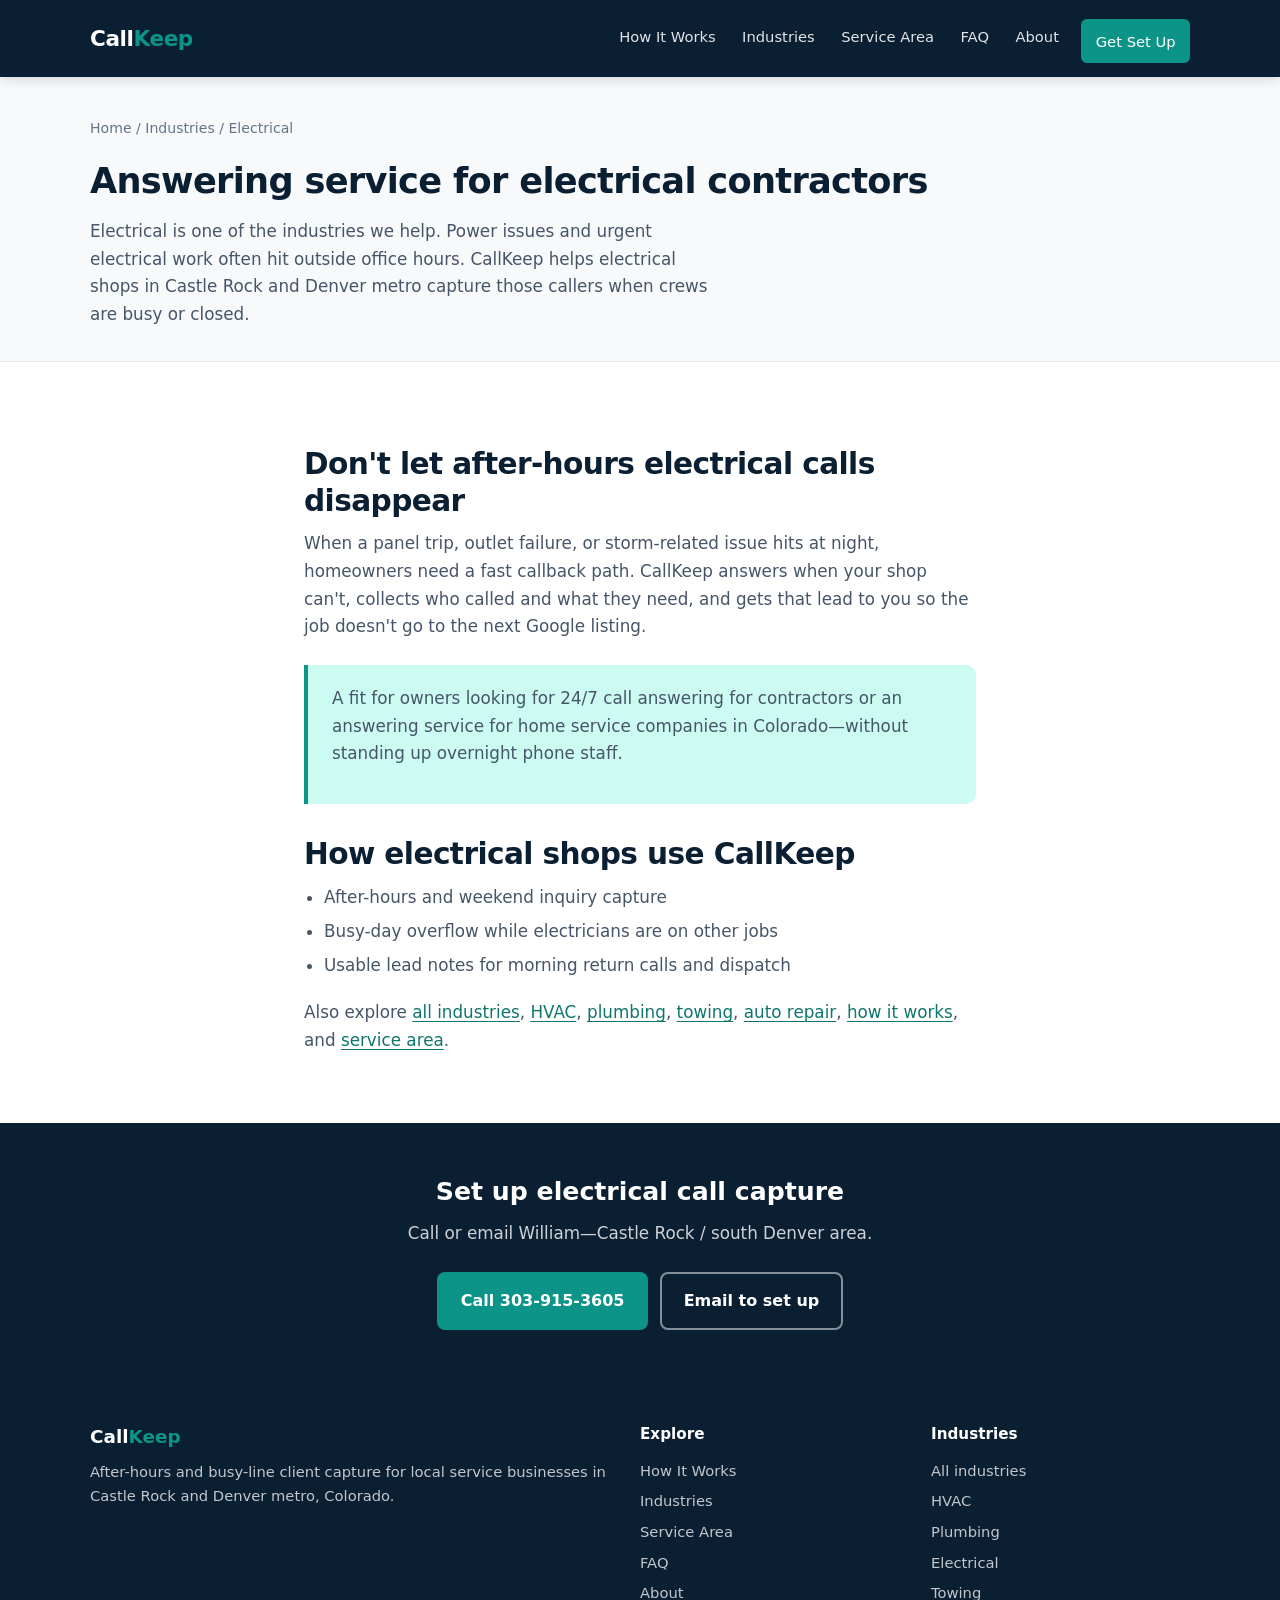
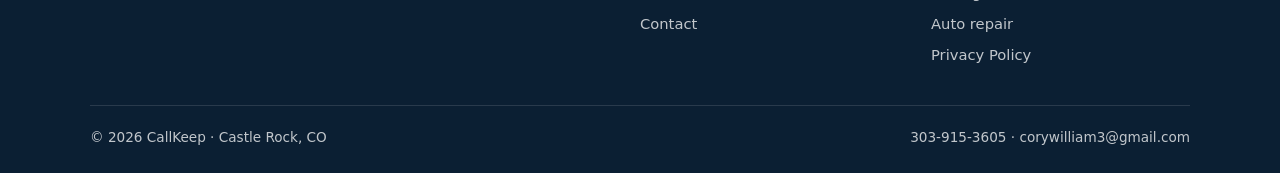
<file: industries/electrical.html>
<!DOCTYPE html>
<html lang="en">
<head>
  <meta charset="utf-8">
  <meta name="viewport" content="width=device-width, initial-scale=1, viewport-fit=cover">
  <meta name="theme-color" content="#0b1f33">
  <meta name="format-detection" content="telephone=yes">
  <title>Answering Service for Electrical Contractors | CallKeep Denver Metro</title>
  <meta name="description" content="24/7-style call answering for electrical contractors in Castle Rock and Denver metro. Capture after-hours electrical service calls when your crew can't pick up.">
  <link rel="canonical" href="https://callkeep.pages.dev/industries/electrical.html">
  <meta name="robots" content="index, follow">
  <meta property="og:type" content="website">
  <meta property="og:site_name" content="CallKeep">
  <meta property="og:title" content="Answering Service for Electrical Contractors | CallKeep">
  <meta property="og:description" content="After-hours client capture for electrical shops—caller info and service need delivered so jobs don't slip away.">
  <meta property="og:url" content="https://callkeep.pages.dev/industries/electrical.html">
  <meta property="og:locale" content="en_US">
  <meta name="twitter:card" content="summary">
  <meta name="twitter:title" content="Electrical Contractor Answering Service | CallKeep">
  <meta name="twitter:description" content="Capture after-hours electrical calls in Castle Rock and Denver metro.">
  <link rel="stylesheet" href="../assets/styles.css">
  <script type="application/ld+json">
  {
    "@context": "https://schema.org",
    "@graph": [
      {
        "@type": "WebPage",
        "@id": "https://callkeep.pages.dev/industries/electrical.html#webpage",
        "url": "https://callkeep.pages.dev/industries/electrical.html",
        "name": "Answering Service for Electrical Contractors | CallKeep Denver Metro",
        "description": "24/7-style call answering for electrical contractors in Castle Rock and Denver metro.",
        "isPartOf": {"@id": "https://callkeep.pages.dev/#website"}
      },
      {
        "@type": "BreadcrumbList",
        "itemListElement": [
          {"@type": "ListItem", "position": 1, "name": "Home", "item": "https://callkeep.pages.dev/"},
          {"@type": "ListItem", "position": 2, "name": "Industries", "item": "https://callkeep.pages.dev/industries/"},
          {"@type": "ListItem", "position": 3, "name": "Electrical", "item": "https://callkeep.pages.dev/industries/electrical.html"}
        ]
      },
      {
        "@type": "Service",
        "name": "Answering service for electrical contractors",
        "serviceType": "Electrical answering service",
        "provider": {"@id": "https://callkeep.pages.dev/#business"},
        "areaServed": ["Castle Rock, CO", "Denver Metro, CO"],
        "description": "Answers when the electrical shop can't, collects caller contact info and service need, and delivers the lead to the contractor."
      }
    ]
  }
  </script>
</head>
<body>
  <header class="site-header">
    <div class="container header-inner">
      <a class="logo" href="../index.html">Call<span>Keep</span></a>
      <button class="nav-toggle" type="button" aria-expanded="false" aria-controls="site-nav">Menu</button>
      <nav class="site-nav" id="site-nav" aria-label="Primary">
        <ul>
          <li><a href="../how-it-works.html">How It Works</a></li>
          <li><a href="index.html">Industries</a></li>
          <li><a href="../service-area.html">Service Area</a></li>
          <li><a href="../faq.html">FAQ</a></li>
          <li><a href="../about.html">About</a></li>
          <li><a class="nav-cta" href="../contact.html">Get Set Up</a></li>
        </ul>
      </nav>
    </div>
  </header>

  <main>
    <div class="page-hero">
      <div class="container">
        <nav class="breadcrumb" aria-label="Breadcrumb">
          <a href="../index.html">Home</a> / <a href="index.html">Industries</a> / Electrical
        </nav>
        <h1>Answering service for electrical contractors</h1>
        <p class="lead">Electrical is one of the industries we help. Power issues and urgent electrical work often hit outside office hours. CallKeep helps electrical shops in Castle Rock and Denver metro capture those callers when crews are busy or closed.</p>
      </div>
    </div>

    <section class="section">
      <div class="container prose">
        <h2>Don't let after-hours electrical calls disappear</h2>
        <p>When a panel trip, outlet failure, or storm-related issue hits at night, homeowners need a fast callback path. CallKeep answers when your shop can't, collects who called and what they need, and gets that lead to you so the job doesn't go to the next Google listing.</p>
        <div class="highlight-box">
          <p>A fit for owners looking for 24/7 call answering for contractors or an answering service for home service companies in Colorado—without standing up overnight phone staff.</p>
        </div>
        <h2>How electrical shops use CallKeep</h2>
        <ul>
          <li>After-hours and weekend inquiry capture</li>
          <li>Busy-day overflow while electricians are on other jobs</li>
          <li>Usable lead notes for morning return calls and dispatch</li>
        </ul>
        <p>Also explore <a href="index.html">all industries</a>, <a href="hvac.html">HVAC</a>, <a href="plumbing.html">plumbing</a>, <a href="towing.html">towing</a>, <a href="auto-repair.html">auto repair</a>, <a href="../how-it-works.html">how it works</a>, and <a href="../service-area.html">service area</a>.</p>
      </div>
    </section>

    <section class="cta-band">
      <div class="container">
        <h2>Set up electrical call capture</h2>
        <p>Call or email William—Castle Rock / south Denver area.</p>
        <div class="btn-group">
          <a class="btn btn-primary" href="tel:+13039153605">Call 303-915-3605</a>
          <a class="btn btn-secondary" href="mailto:corywilliam3@gmail.com?subject=CallKeep%20electrical%20setup">Email to set up</a>
        </div>
      </div>
    </section>
  </main>

  <footer class="site-footer">
    <div class="container">
      <div class="footer-grid">
        <div>
          <div class="footer-brand">Call<span>Keep</span></div>
          <p>After-hours and busy-line client capture for local service businesses in Castle Rock and Denver metro, Colorado.</p>
        </div>
        <div>
          <h3>Explore</h3>
          <ul>
            <li><a href="../how-it-works.html">How It Works</a></li>
            <li><a href="index.html">Industries</a></li>
            <li><a href="../service-area.html">Service Area</a></li>
            <li><a href="../faq.html">FAQ</a></li>
            <li><a href="../about.html">About</a></li>
            <li><a href="../contact.html">Contact</a></li>
          </ul>
        </div>
        <div>
                    <h3>Industries</h3>
          <ul>
            <li><a href="index.html">All industries</a></li>
            <li><a href="hvac.html">HVAC</a></li>
            <li><a href="plumbing.html">Plumbing</a></li>
            <li><a href="electrical.html">Electrical</a></li>
            <li><a href="towing.html">Towing</a></li>
            <li><a href="auto-repair.html">Auto repair</a></li>
            <li><a href="../privacy.html">Privacy Policy</a></li>
          </ul>
        </div>
      </div>
      <div class="footer-bottom">
        <span>&copy; 2026 CallKeep · Castle Rock, CO</span>
        <span><a href="tel:+13039153605">303-915-3605</a> · <a href="mailto:corywilliam3@gmail.com">corywilliam3@gmail.com</a></span>
      </div>
    </div>
  </footer>
  <script src="../assets/nav.js" defer></script>

  <div class="mobile-cta-bar" role="navigation" aria-label="Quick contact">
    <a class="m-call" href="tel:+13039153605">Call now</a>
    <a class="m-email" href="mailto:corywilliam3@gmail.com?subject=CallKeep%20setup">Email</a>
  </div>

</body>
</html>
</file>
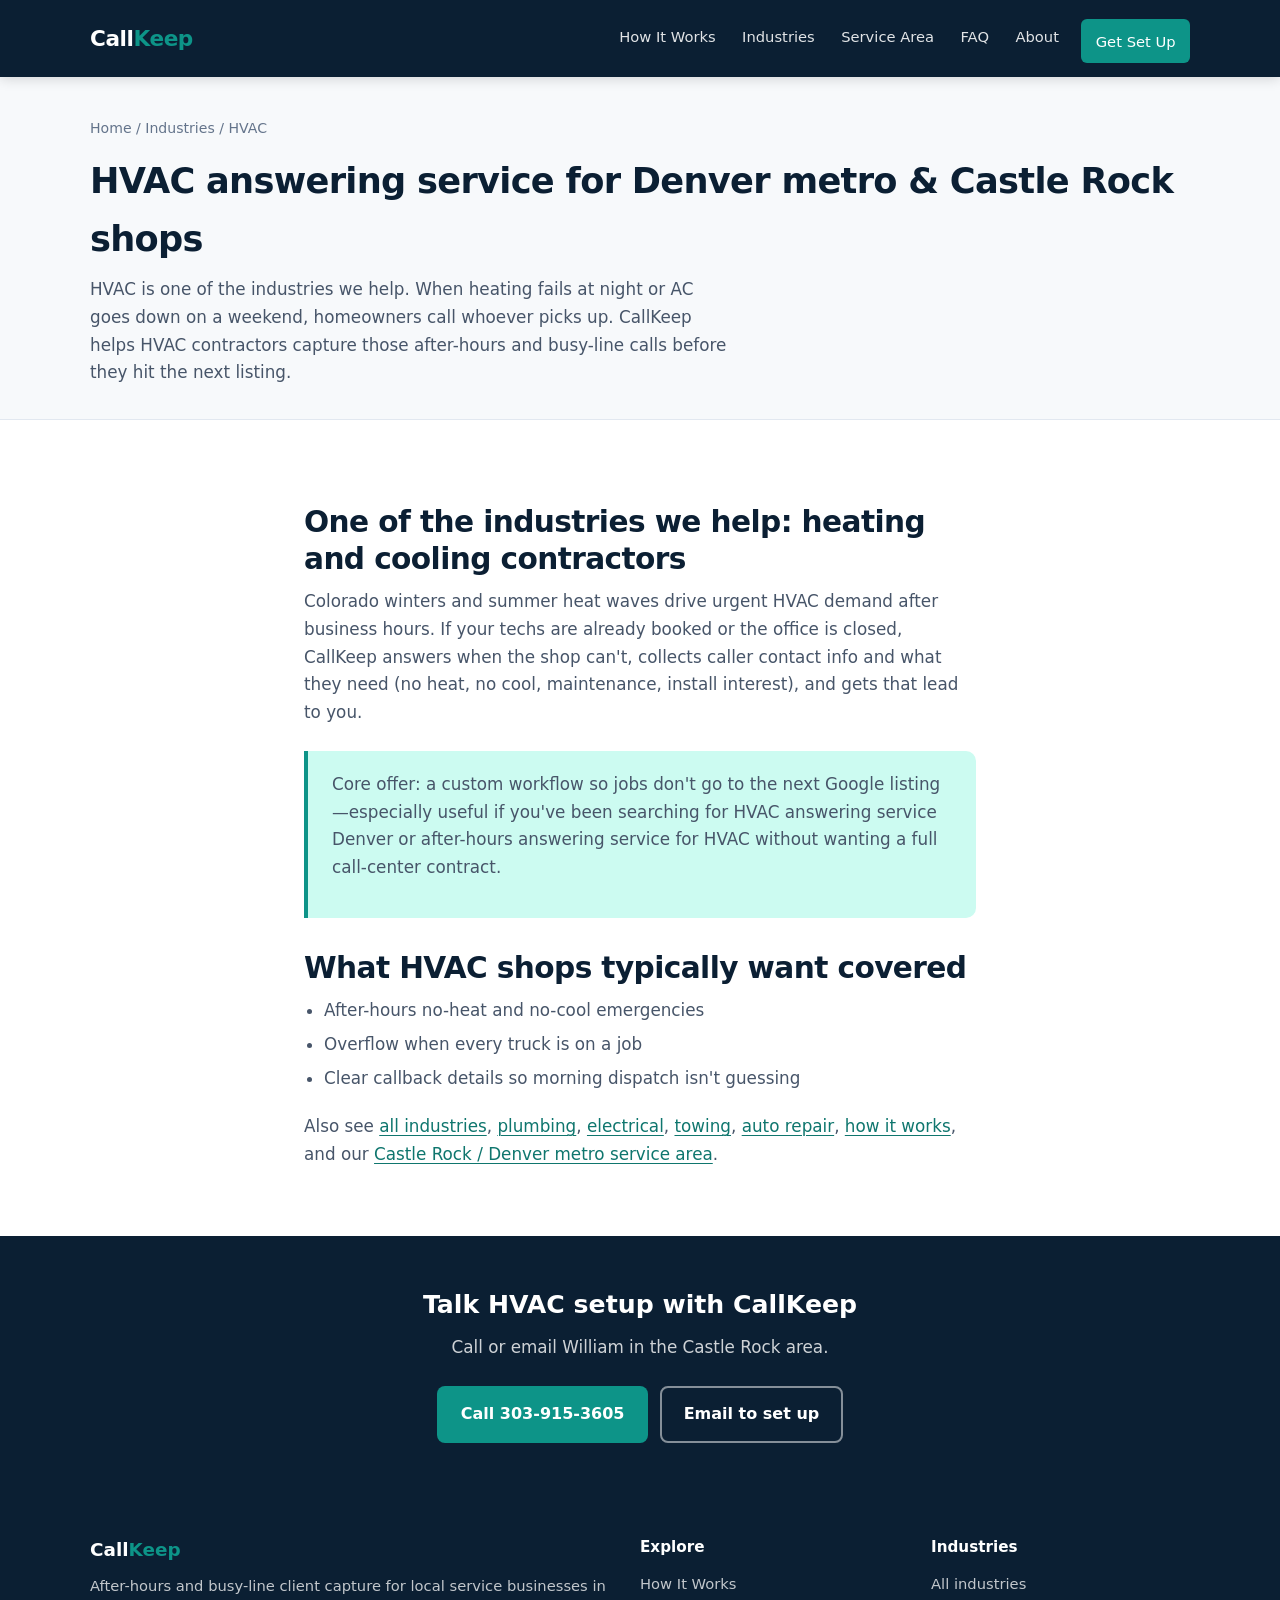
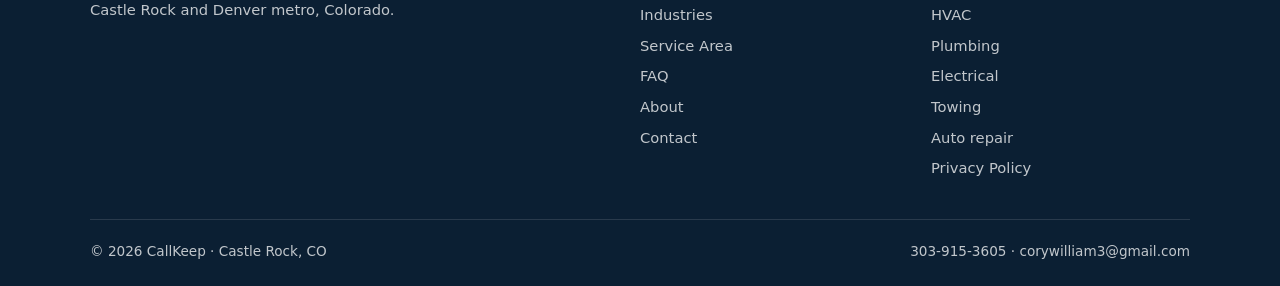
<file: industries/hvac.html>
<!DOCTYPE html>
<html lang="en">
<head>
  <meta charset="utf-8">
  <meta name="viewport" content="width=device-width, initial-scale=1, viewport-fit=cover">
  <meta name="theme-color" content="#0b1f33">
  <meta name="format-detection" content="telephone=yes">
  <title>HVAC Answering Service Denver &amp; Colorado | CallKeep Castle Rock</title>
  <meta name="description" content="After-hours answering service for HVAC contractors in Castle Rock and Denver metro. Capture heating and cooling calls when your shop can't pick up.">
  <link rel="canonical" href="https://callkeep.pages.dev/industries/hvac.html">
  <meta name="robots" content="index, follow">
  <meta property="og:type" content="website">
  <meta property="og:site_name" content="CallKeep">
  <meta property="og:title" content="HVAC Answering Service Denver &amp; Colorado | CallKeep">
  <meta property="og:description" content="Custom after-hours call capture for HVAC shops—so furnace and AC jobs don't go to the next Google listing.">
  <meta property="og:url" content="https://callkeep.pages.dev/industries/hvac.html">
  <meta property="og:locale" content="en_US">
  <meta name="twitter:card" content="summary">
  <meta name="twitter:title" content="HVAC Answering Service | CallKeep Denver Metro">
  <meta name="twitter:description" content="After-hours answering for HVAC contractors in Castle Rock and Denver metro.">
  <link rel="stylesheet" href="../assets/styles.css">
  <script type="application/ld+json">
  {
    "@context": "https://schema.org",
    "@graph": [
      {
        "@type": "WebPage",
        "@id": "https://callkeep.pages.dev/industries/hvac.html#webpage",
        "url": "https://callkeep.pages.dev/industries/hvac.html",
        "name": "HVAC Answering Service Denver & Colorado | CallKeep Castle Rock",
        "description": "After-hours answering service for HVAC contractors in Castle Rock and Denver metro.",
        "isPartOf": {"@id": "https://callkeep.pages.dev/#website"}
      },
      {
        "@type": "BreadcrumbList",
        "itemListElement": [
          {"@type": "ListItem", "position": 1, "name": "Home", "item": "https://callkeep.pages.dev/"},
          {"@type": "ListItem", "position": 2, "name": "Industries", "item": "https://callkeep.pages.dev/industries/"},
          {"@type": "ListItem", "position": 3, "name": "HVAC", "item": "https://callkeep.pages.dev/industries/hvac.html"}
        ]
      },
      {
        "@type": "Service",
        "name": "HVAC answering service and after-hours call capture",
        "serviceType": "HVAC answering service",
        "provider": {"@id": "https://callkeep.pages.dev/#business"},
        "areaServed": ["Castle Rock, CO", "Denver Metro, CO"],
        "description": "Answers when the HVAC shop can't, collects caller contact info and service need, and delivers the lead so jobs don't go to the next Google listing."
      }
    ]
  }
  </script>
</head>
<body>
  <header class="site-header">
    <div class="container header-inner">
      <a class="logo" href="../index.html">Call<span>Keep</span></a>
      <button class="nav-toggle" type="button" aria-expanded="false" aria-controls="site-nav">Menu</button>
      <nav class="site-nav" id="site-nav" aria-label="Primary">
        <ul>
          <li><a href="../how-it-works.html">How It Works</a></li>
          <li><a href="index.html">Industries</a></li>
          <li><a href="../service-area.html">Service Area</a></li>
          <li><a href="../faq.html">FAQ</a></li>
          <li><a href="../about.html">About</a></li>
          <li><a class="nav-cta" href="../contact.html">Get Set Up</a></li>
        </ul>
      </nav>
    </div>
  </header>

  <main>
    <div class="page-hero">
      <div class="container">
        <nav class="breadcrumb" aria-label="Breadcrumb">
          <a href="../index.html">Home</a> / <a href="index.html">Industries</a> / HVAC
        </nav>
        <h1>HVAC answering service for Denver metro &amp; Castle Rock shops</h1>
        <p class="lead">HVAC is one of the industries we help. When heating fails at night or AC goes down on a weekend, homeowners call whoever picks up. CallKeep helps HVAC contractors capture those after-hours and busy-line calls before they hit the next listing.</p>
      </div>
    </div>

    <section class="section">
      <div class="container prose">
        <h2>One of the industries we help: heating and cooling contractors</h2>
        <p>Colorado winters and summer heat waves drive urgent HVAC demand after business hours. If your techs are already booked or the office is closed, CallKeep answers when the shop can't, collects caller contact info and what they need (no heat, no cool, maintenance, install interest), and gets that lead to you.</p>
        <div class="highlight-box">
          <p>Core offer: a custom workflow so jobs don't go to the next Google listing—especially useful if you've been searching for HVAC answering service Denver or after-hours answering service for HVAC without wanting a full call-center contract.</p>
        </div>
        <h2>What HVAC shops typically want covered</h2>
        <ul>
          <li>After-hours no-heat and no-cool emergencies</li>
          <li>Overflow when every truck is on a job</li>
          <li>Clear callback details so morning dispatch isn't guessing</li>
        </ul>
        <p>Also see <a href="index.html">all industries</a>, <a href="plumbing.html">plumbing</a>, <a href="electrical.html">electrical</a>, <a href="towing.html">towing</a>, <a href="auto-repair.html">auto repair</a>, <a href="../how-it-works.html">how it works</a>, and our <a href="../service-area.html">Castle Rock / Denver metro service area</a>.</p>
      </div>
    </section>

    <section class="cta-band">
      <div class="container">
        <h2>Talk HVAC setup with CallKeep</h2>
        <p>Call or email William in the Castle Rock area.</p>
        <div class="btn-group">
          <a class="btn btn-primary" href="tel:+13039153605">Call 303-915-3605</a>
          <a class="btn btn-secondary" href="mailto:corywilliam3@gmail.com?subject=CallKeep%20HVAC%20setup">Email to set up</a>
        </div>
      </div>
    </section>
  </main>

  <footer class="site-footer">
    <div class="container">
      <div class="footer-grid">
        <div>
          <div class="footer-brand">Call<span>Keep</span></div>
          <p>After-hours and busy-line client capture for local service businesses in Castle Rock and Denver metro, Colorado.</p>
        </div>
        <div>
          <h3>Explore</h3>
          <ul>
            <li><a href="../how-it-works.html">How It Works</a></li>
            <li><a href="index.html">Industries</a></li>
            <li><a href="../service-area.html">Service Area</a></li>
            <li><a href="../faq.html">FAQ</a></li>
            <li><a href="../about.html">About</a></li>
            <li><a href="../contact.html">Contact</a></li>
          </ul>
        </div>
        <div>
                    <h3>Industries</h3>
          <ul>
            <li><a href="index.html">All industries</a></li>
            <li><a href="hvac.html">HVAC</a></li>
            <li><a href="plumbing.html">Plumbing</a></li>
            <li><a href="electrical.html">Electrical</a></li>
            <li><a href="towing.html">Towing</a></li>
            <li><a href="auto-repair.html">Auto repair</a></li>
            <li><a href="../privacy.html">Privacy Policy</a></li>
          </ul>
        </div>
      </div>
      <div class="footer-bottom">
        <span>&copy; 2026 CallKeep · Castle Rock, CO</span>
        <span><a href="tel:+13039153605">303-915-3605</a> · <a href="mailto:corywilliam3@gmail.com">corywilliam3@gmail.com</a></span>
      </div>
    </div>
  </footer>
  <script src="../assets/nav.js" defer></script>

  <div class="mobile-cta-bar" role="navigation" aria-label="Quick contact">
    <a class="m-call" href="tel:+13039153605">Call now</a>
    <a class="m-email" href="mailto:corywilliam3@gmail.com?subject=CallKeep%20setup">Email</a>
  </div>

</body>
</html>
</file>
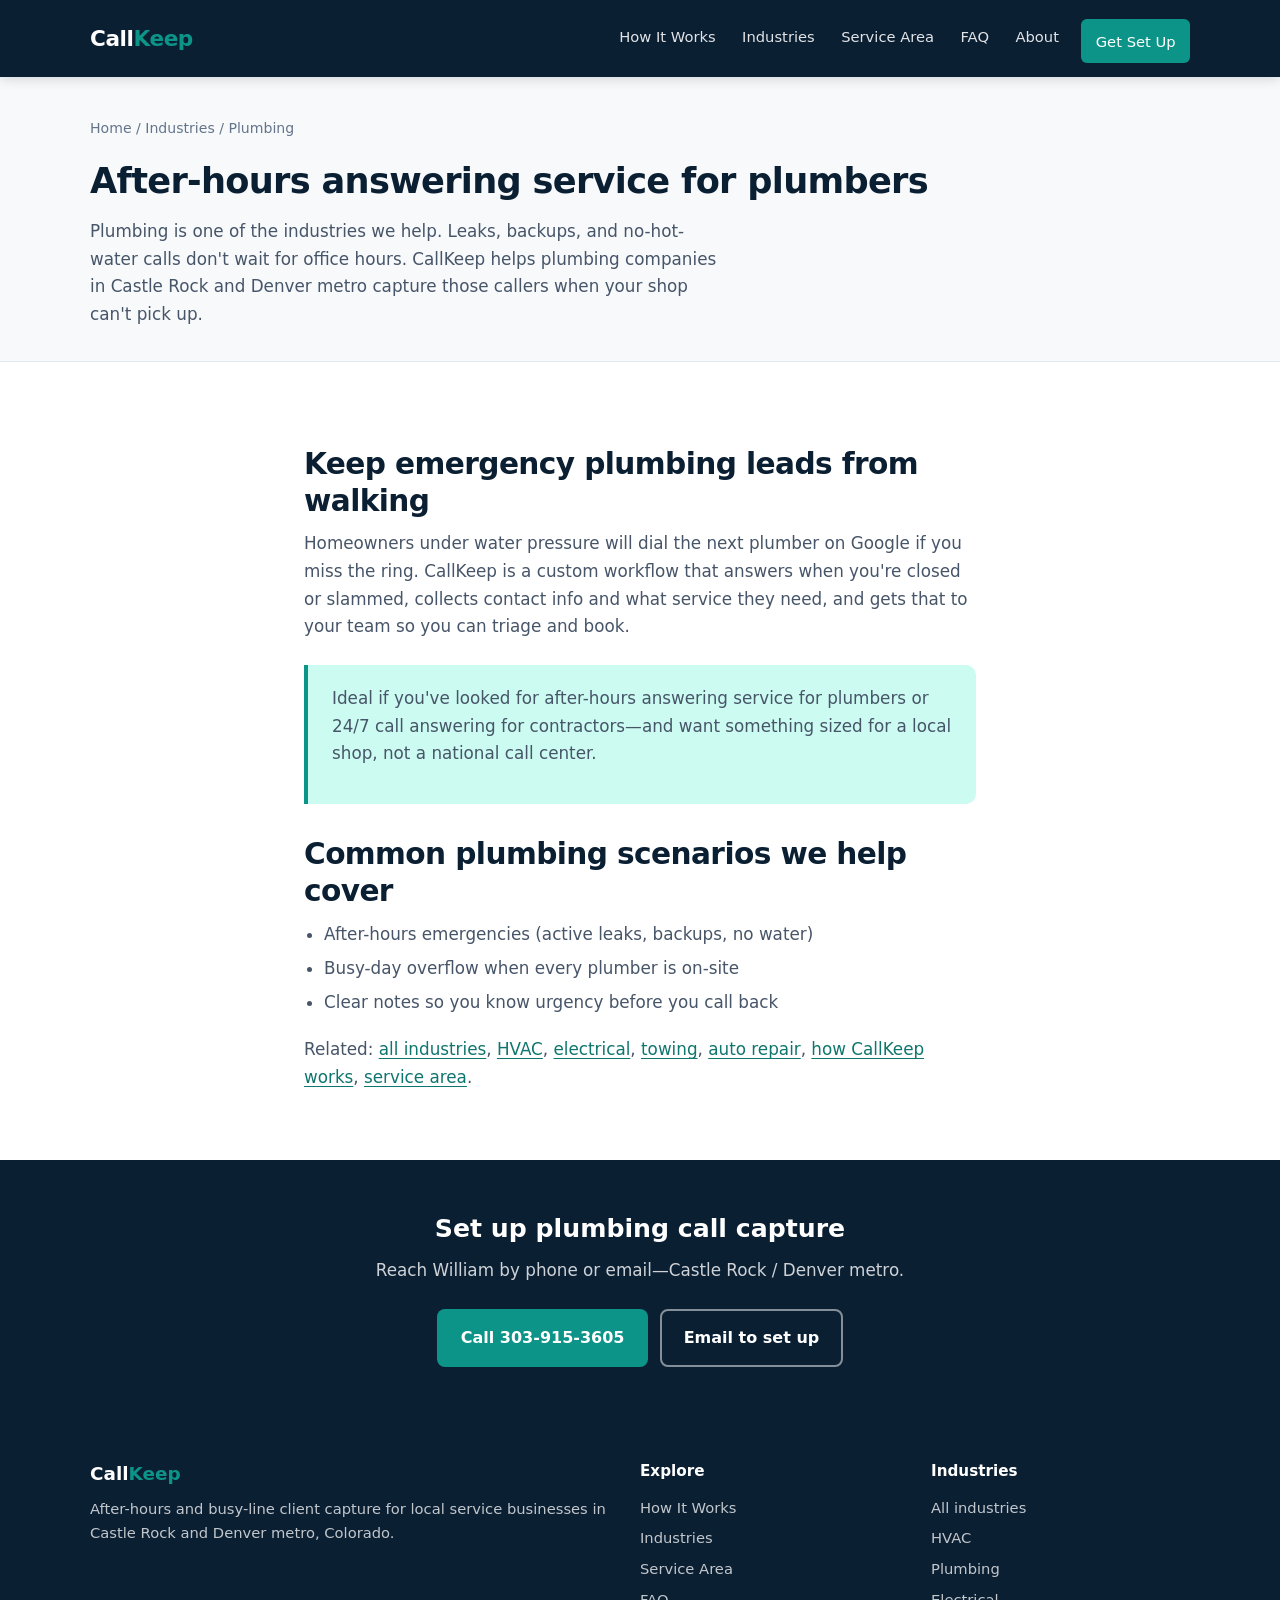
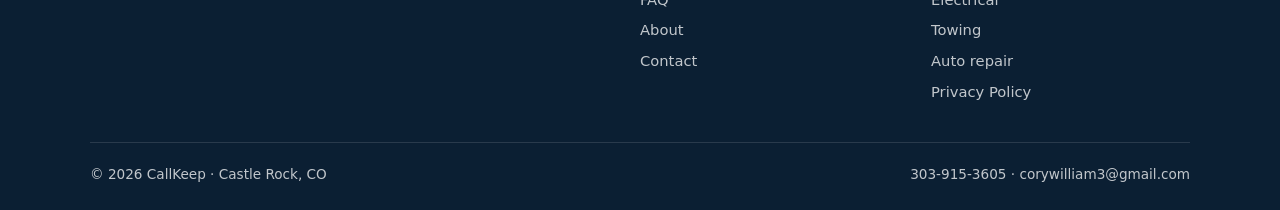
<file: industries/plumbing.html>
<!DOCTYPE html>
<html lang="en">
<head>
  <meta charset="utf-8">
  <meta name="viewport" content="width=device-width, initial-scale=1, viewport-fit=cover">
  <meta name="theme-color" content="#0b1f33">
  <meta name="format-detection" content="telephone=yes">
  <title>After-Hours Answering Service for Plumbers | CallKeep Colorado</title>
  <meta name="description" content="After-hours answering service for plumbers in Castle Rock and Denver metro. Capture emergency and busy-day plumbing calls before customers call the next shop.">
  <link rel="canonical" href="https://callkeep.pages.dev/industries/plumbing.html">
  <meta name="robots" content="index, follow">
  <meta property="og:type" content="website">
  <meta property="og:site_name" content="CallKeep">
  <meta property="og:title" content="After-Hours Answering Service for Plumbers | CallKeep">
  <meta property="og:description" content="Capture after-hours plumbing calls—contact info and service need delivered to your shop in Castle Rock / Denver metro.">
  <meta property="og:url" content="https://callkeep.pages.dev/industries/plumbing.html">
  <meta property="og:locale" content="en_US">
  <meta name="twitter:card" content="summary">
  <meta name="twitter:title" content="Answering Service for Plumbers | CallKeep">
  <meta name="twitter:description" content="After-hours call capture for plumbing companies in Colorado.">
  <link rel="stylesheet" href="../assets/styles.css">
  <script type="application/ld+json">
  {
    "@context": "https://schema.org",
    "@graph": [
      {
        "@type": "WebPage",
        "@id": "https://callkeep.pages.dev/industries/plumbing.html#webpage",
        "url": "https://callkeep.pages.dev/industries/plumbing.html",
        "name": "After-Hours Answering Service for Plumbers | CallKeep Colorado",
        "description": "After-hours answering service for plumbers in Castle Rock and Denver metro.",
        "isPartOf": {"@id": "https://callkeep.pages.dev/#website"}
      },
      {
        "@type": "BreadcrumbList",
        "itemListElement": [
          {"@type": "ListItem", "position": 1, "name": "Home", "item": "https://callkeep.pages.dev/"},
          {"@type": "ListItem", "position": 2, "name": "Industries", "item": "https://callkeep.pages.dev/industries/"},
          {"@type": "ListItem", "position": 3, "name": "Plumbing", "item": "https://callkeep.pages.dev/industries/plumbing.html"}
        ]
      },
      {
        "@type": "Service",
        "name": "After-hours answering service for plumbers",
        "serviceType": "Plumbing answering service",
        "provider": {"@id": "https://callkeep.pages.dev/#business"},
        "areaServed": ["Castle Rock, CO", "Denver Metro, CO"],
        "description": "Answers when the plumbing shop can't, collects caller contact info and service need, and gets the lead to the shop."
      }
    ]
  }
  </script>
</head>
<body>
  <header class="site-header">
    <div class="container header-inner">
      <a class="logo" href="../index.html">Call<span>Keep</span></a>
      <button class="nav-toggle" type="button" aria-expanded="false" aria-controls="site-nav">Menu</button>
      <nav class="site-nav" id="site-nav" aria-label="Primary">
        <ul>
          <li><a href="../how-it-works.html">How It Works</a></li>
          <li><a href="index.html">Industries</a></li>
          <li><a href="../service-area.html">Service Area</a></li>
          <li><a href="../faq.html">FAQ</a></li>
          <li><a href="../about.html">About</a></li>
          <li><a class="nav-cta" href="../contact.html">Get Set Up</a></li>
        </ul>
      </nav>
    </div>
  </header>

  <main>
    <div class="page-hero">
      <div class="container">
        <nav class="breadcrumb" aria-label="Breadcrumb">
          <a href="../index.html">Home</a> / <a href="index.html">Industries</a> / Plumbing
        </nav>
        <h1>After-hours answering service for plumbers</h1>
        <p class="lead">Plumbing is one of the industries we help. Leaks, backups, and no-hot-water calls don't wait for office hours. CallKeep helps plumbing companies in Castle Rock and Denver metro capture those callers when your shop can't pick up.</p>
      </div>
    </div>

    <section class="section">
      <div class="container prose">
        <h2>Keep emergency plumbing leads from walking</h2>
        <p>Homeowners under water pressure will dial the next plumber on Google if you miss the ring. CallKeep is a custom workflow that answers when you're closed or slammed, collects contact info and what service they need, and gets that to your team so you can triage and book.</p>
        <div class="highlight-box">
          <p>Ideal if you've looked for after-hours answering service for plumbers or 24/7 call answering for contractors—and want something sized for a local shop, not a national call center.</p>
        </div>
        <h2>Common plumbing scenarios we help cover</h2>
        <ul>
          <li>After-hours emergencies (active leaks, backups, no water)</li>
          <li>Busy-day overflow when every plumber is on-site</li>
          <li>Clear notes so you know urgency before you call back</li>
        </ul>
        <p>Related: <a href="index.html">all industries</a>, <a href="hvac.html">HVAC</a>, <a href="electrical.html">electrical</a>, <a href="towing.html">towing</a>, <a href="auto-repair.html">auto repair</a>, <a href="../how-it-works.html">how CallKeep works</a>, <a href="../service-area.html">service area</a>.</p>
      </div>
    </section>

    <section class="cta-band">
      <div class="container">
        <h2>Set up plumbing call capture</h2>
        <p>Reach William by phone or email—Castle Rock / Denver metro.</p>
        <div class="btn-group">
          <a class="btn btn-primary" href="tel:+13039153605">Call 303-915-3605</a>
          <a class="btn btn-secondary" href="mailto:corywilliam3@gmail.com?subject=CallKeep%20plumbing%20setup">Email to set up</a>
        </div>
      </div>
    </section>
  </main>

  <footer class="site-footer">
    <div class="container">
      <div class="footer-grid">
        <div>
          <div class="footer-brand">Call<span>Keep</span></div>
          <p>After-hours and busy-line client capture for local service businesses in Castle Rock and Denver metro, Colorado.</p>
        </div>
        <div>
          <h3>Explore</h3>
          <ul>
            <li><a href="../how-it-works.html">How It Works</a></li>
            <li><a href="index.html">Industries</a></li>
            <li><a href="../service-area.html">Service Area</a></li>
            <li><a href="../faq.html">FAQ</a></li>
            <li><a href="../about.html">About</a></li>
            <li><a href="../contact.html">Contact</a></li>
          </ul>
        </div>
        <div>
                    <h3>Industries</h3>
          <ul>
            <li><a href="index.html">All industries</a></li>
            <li><a href="hvac.html">HVAC</a></li>
            <li><a href="plumbing.html">Plumbing</a></li>
            <li><a href="electrical.html">Electrical</a></li>
            <li><a href="towing.html">Towing</a></li>
            <li><a href="auto-repair.html">Auto repair</a></li>
            <li><a href="../privacy.html">Privacy Policy</a></li>
          </ul>
        </div>
      </div>
      <div class="footer-bottom">
        <span>&copy; 2026 CallKeep · Castle Rock, CO</span>
        <span><a href="tel:+13039153605">303-915-3605</a> · <a href="mailto:corywilliam3@gmail.com">corywilliam3@gmail.com</a></span>
      </div>
    </div>
  </footer>
  <script src="../assets/nav.js" defer></script>

  <div class="mobile-cta-bar" role="navigation" aria-label="Quick contact">
    <a class="m-call" href="tel:+13039153605">Call now</a>
    <a class="m-email" href="mailto:corywilliam3@gmail.com?subject=CallKeep%20setup">Email</a>
  </div>

</body>
</html>
</file>
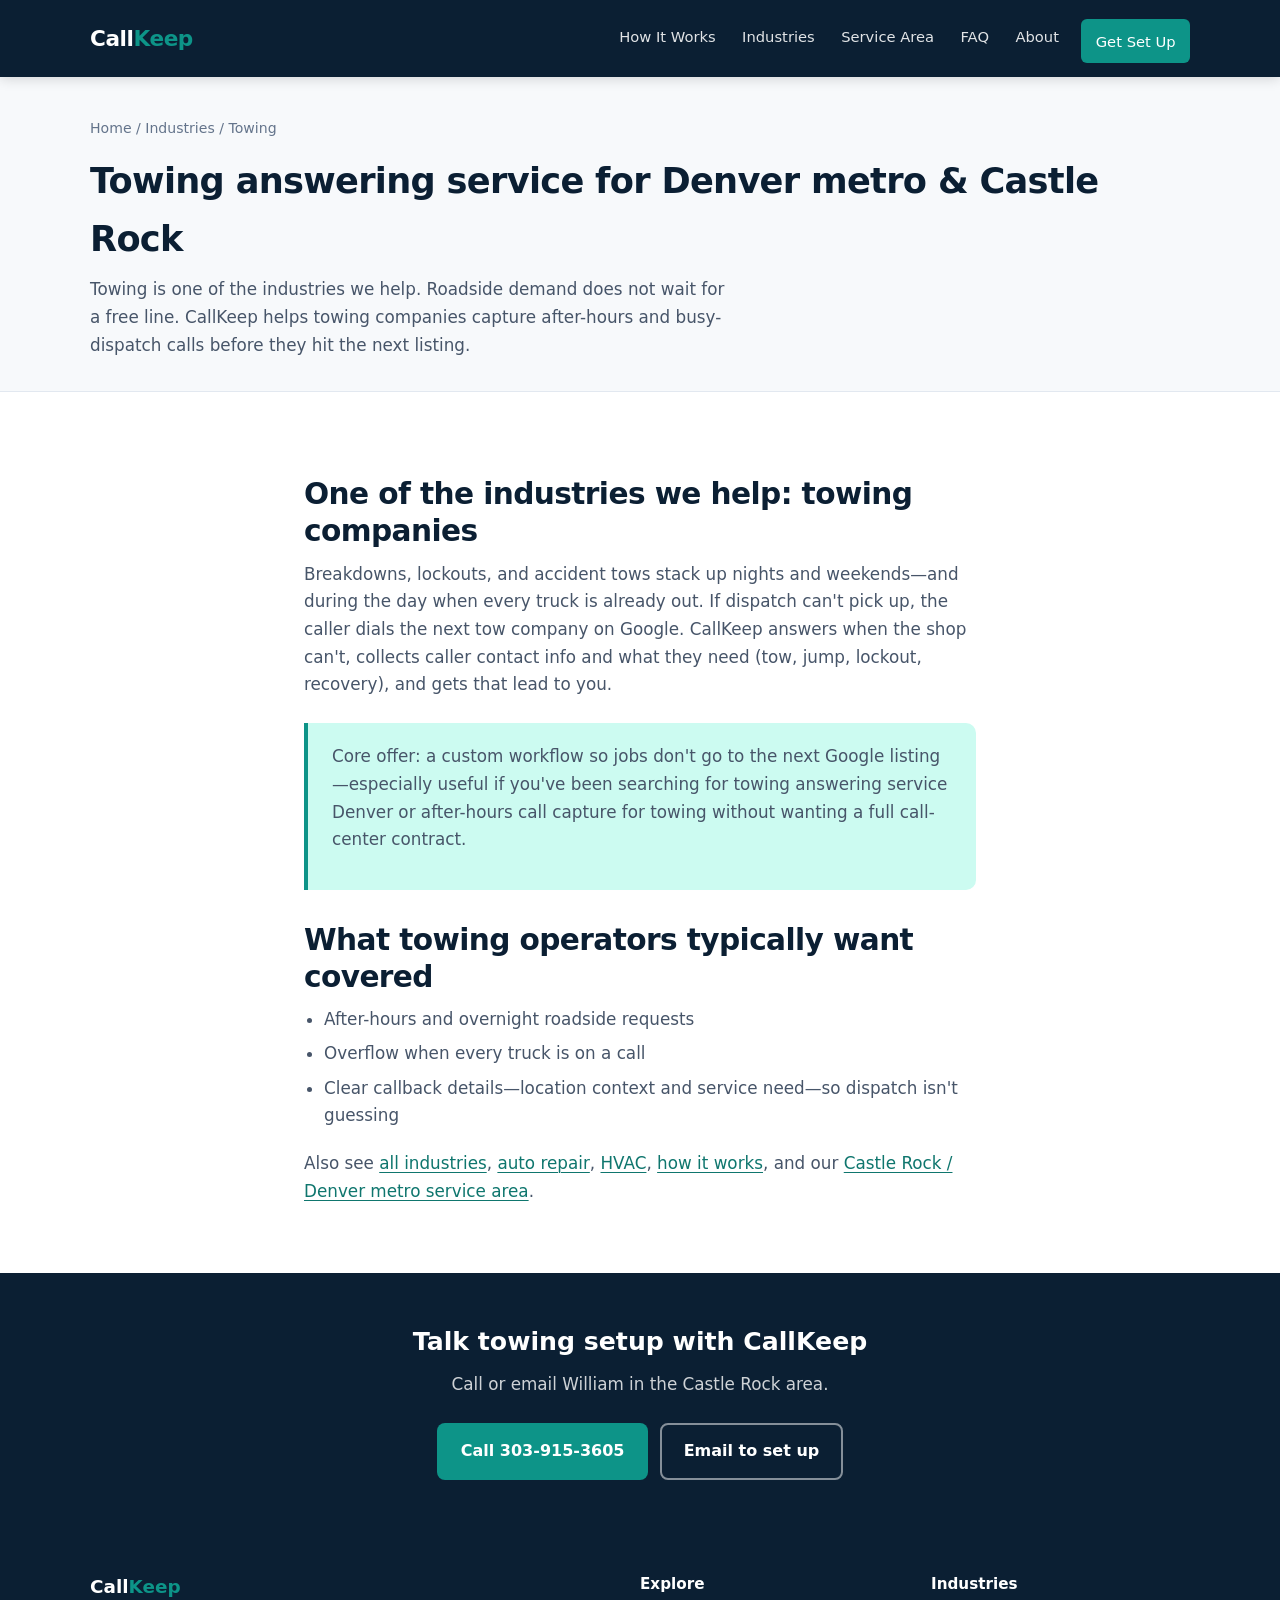
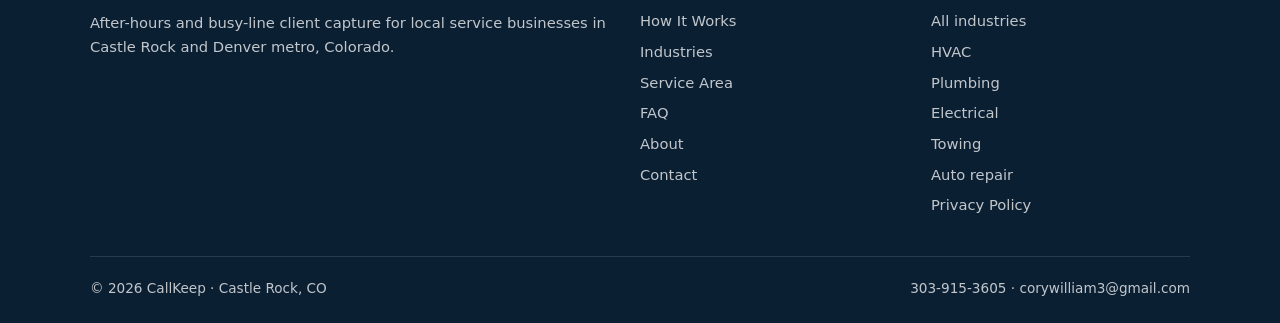
<file: industries/towing.html>
<!DOCTYPE html>
<html lang="en">
<head>
  <meta charset="utf-8">
  <meta name="viewport" content="width=device-width, initial-scale=1, viewport-fit=cover">
  <meta name="theme-color" content="#0b1f33">
  <meta name="format-detection" content="telephone=yes">
  <title>Towing Answering Service Denver &amp; Colorado | CallKeep Castle Rock</title>
  <meta name="description" content="After-hours answering service for towing companies in Castle Rock and Denver metro. Capture roadside and busy-dispatch tow calls when your shop can't pick up.">
  <link rel="canonical" href="https://callkeep.pages.dev/industries/towing.html">
  <meta name="robots" content="index, follow">
  <meta property="og:type" content="website">
  <meta property="og:site_name" content="CallKeep">
  <meta property="og:title" content="Towing Answering Service Denver &amp; Colorado | CallKeep">
  <meta property="og:description" content="Custom after-hours call capture for towing companies—so roadside jobs don't go to the next Google listing.">
  <meta property="og:url" content="https://callkeep.pages.dev/industries/towing.html">
  <meta property="og:locale" content="en_US">
  <meta name="twitter:card" content="summary">
  <meta name="twitter:title" content="Towing Answering Service | CallKeep Denver Metro">
  <meta name="twitter:description" content="After-hours answering for towing companies in Castle Rock and Denver metro.">
  <link rel="stylesheet" href="../assets/styles.css">
  <script type="application/ld+json">
  {
    "@context": "https://schema.org",
    "@graph": [
      {
        "@type": "WebPage",
        "@id": "https://callkeep.pages.dev/industries/towing.html#webpage",
        "url": "https://callkeep.pages.dev/industries/towing.html",
        "name": "Towing Answering Service Denver & Colorado | CallKeep Castle Rock",
        "description": "After-hours answering service for towing companies in Castle Rock and Denver metro.",
        "isPartOf": {"@id": "https://callkeep.pages.dev/#website"}
      },
      {
        "@type": "BreadcrumbList",
        "itemListElement": [
          {"@type": "ListItem", "position": 1, "name": "Home", "item": "https://callkeep.pages.dev/"},
          {"@type": "ListItem", "position": 2, "name": "Industries", "item": "https://callkeep.pages.dev/industries/"},
          {"@type": "ListItem", "position": 3, "name": "Towing", "item": "https://callkeep.pages.dev/industries/towing.html"}
        ]
      },
      {
        "@type": "Service",
        "name": "Towing answering service and after-hours call capture",
        "serviceType": "Towing answering service",
        "provider": {"@id": "https://callkeep.pages.dev/#business"},
        "areaServed": ["Castle Rock, CO", "Denver Metro, CO"],
        "description": "Answers when the towing company can't, collects caller contact info and what they need, and delivers the lead so jobs don't go to the next Google listing.",
        "audience": {
          "@type": "BusinessAudience",
          "audienceType": "Towing companies and roadside assistance operators"
        }
      }
    ]
  }
  </script>
</head>
<body>
  <header class="site-header">
    <div class="container header-inner">
      <a class="logo" href="../index.html">Call<span>Keep</span></a>
      <button class="nav-toggle" type="button" aria-expanded="false" aria-controls="site-nav">Menu</button>
      <nav class="site-nav" id="site-nav" aria-label="Primary">
        <ul>
          <li><a href="../how-it-works.html">How It Works</a></li>
          <li><a href="index.html">Industries</a></li>
          <li><a href="../service-area.html">Service Area</a></li>
          <li><a href="../faq.html">FAQ</a></li>
          <li><a href="../about.html">About</a></li>
          <li><a class="nav-cta" href="../contact.html">Get Set Up</a></li>
        </ul>
      </nav>
    </div>
  </header>

  <main>
    <div class="page-hero">
      <div class="container">
        <nav class="breadcrumb" aria-label="Breadcrumb">
          <a href="../index.html">Home</a> / <a href="index.html">Industries</a> / Towing
        </nav>
        <h1>Towing answering service for Denver metro &amp; Castle Rock</h1>
        <p class="lead">Towing is one of the industries we help. Roadside demand does not wait for a free line. CallKeep helps towing companies capture after-hours and busy-dispatch calls before they hit the next listing.</p>
      </div>
    </div>

    <section class="section">
      <div class="container prose">
        <h2>One of the industries we help: towing companies</h2>
        <p>Breakdowns, lockouts, and accident tows stack up nights and weekends—and during the day when every truck is already out. If dispatch can't pick up, the caller dials the next tow company on Google. CallKeep answers when the shop can't, collects caller contact info and what they need (tow, jump, lockout, recovery), and gets that lead to you.</p>
        <div class="highlight-box">
          <p>Core offer: a custom workflow so jobs don't go to the next Google listing—especially useful if you've been searching for towing answering service Denver or after-hours call capture for towing without wanting a full call-center contract.</p>
        </div>
        <h2>What towing operators typically want covered</h2>
        <ul>
          <li>After-hours and overnight roadside requests</li>
          <li>Overflow when every truck is on a call</li>
          <li>Clear callback details—location context and service need—so dispatch isn't guessing</li>
        </ul>
        <p>Also see <a href="index.html">all industries</a>, <a href="auto-repair.html">auto repair</a>, <a href="hvac.html">HVAC</a>, <a href="../how-it-works.html">how it works</a>, and our <a href="../service-area.html">Castle Rock / Denver metro service area</a>.</p>
      </div>
    </section>

    <section class="cta-band">
      <div class="container">
        <h2>Talk towing setup with CallKeep</h2>
        <p>Call or email William in the Castle Rock area.</p>
        <div class="btn-group">
          <a class="btn btn-primary" href="tel:+13039153605">Call 303-915-3605</a>
          <a class="btn btn-secondary" href="mailto:corywilliam3@gmail.com?subject=CallKeep%20towing%20setup">Email to set up</a>
        </div>
      </div>
    </section>
  </main>

  <footer class="site-footer">
    <div class="container">
      <div class="footer-grid">
        <div>
          <div class="footer-brand">Call<span>Keep</span></div>
          <p>After-hours and busy-line client capture for local service businesses in Castle Rock and Denver metro, Colorado.</p>
        </div>
        <div>
          <h3>Explore</h3>
          <ul>
            <li><a href="../how-it-works.html">How It Works</a></li>
            <li><a href="index.html">Industries</a></li>
            <li><a href="../service-area.html">Service Area</a></li>
            <li><a href="../faq.html">FAQ</a></li>
            <li><a href="../about.html">About</a></li>
            <li><a href="../contact.html">Contact</a></li>
          </ul>
        </div>
        <div>
          <h3>Industries</h3>
          <ul>
            <li><a href="index.html">All industries</a></li>
            <li><a href="hvac.html">HVAC</a></li>
            <li><a href="plumbing.html">Plumbing</a></li>
            <li><a href="electrical.html">Electrical</a></li>
            <li><a href="towing.html">Towing</a></li>
            <li><a href="auto-repair.html">Auto repair</a></li>
            <li><a href="../privacy.html">Privacy Policy</a></li>
          </ul>
        </div>
      </div>
      <div class="footer-bottom">
        <span>&copy; 2026 CallKeep · Castle Rock, CO</span>
        <span><a href="tel:+13039153605">303-915-3605</a> · <a href="mailto:corywilliam3@gmail.com">corywilliam3@gmail.com</a></span>
      </div>
    </div>
  </footer>
  <script src="../assets/nav.js" defer></script>

  <div class="mobile-cta-bar" role="navigation" aria-label="Quick contact">
    <a class="m-call" href="tel:+13039153605">Call now</a>
    <a class="m-email" href="mailto:corywilliam3@gmail.com?subject=CallKeep%20setup">Email</a>
  </div>

</body>
</html>
</file>
<file: assets/styles.css>
/* CallKeep — professional B2B marketing site */
:root {
  --navy: #0b1f33;
  --navy-mid: #14304a;
  --navy-soft: #1e3a56;
  --teal: #0d9488;
  --teal-dark: #0f766e;
  --teal-light: #ccfbf1;
  --white: #ffffff;
  --off-white: #f7f9fb;
  --slate: #475569;
  --slate-light: #64748b;
  --border: #e2e8f0;
  --shadow: 0 4px 24px rgba(11, 31, 51, 0.08);
  --radius: 10px;
  --max: 1100px;
  --font: "Segoe UI", system-ui, -apple-system, BlinkMacSystemFont, "Helvetica Neue", Arial, sans-serif;
}

*, *::before, *::after { box-sizing: border-box; margin: 0; padding: 0; }

html { scroll-behavior: smooth; }

body {
  font-family: var(--font);
  color: var(--navy);
  background: var(--white);
  line-height: 1.65;
  font-size: 1.05rem;
  -webkit-font-smoothing: antialiased;
}

img, svg { max-width: 100%; height: auto; display: block; }
a { color: var(--teal-dark); text-decoration-thickness: 1px; text-underline-offset: 3px; }
a:hover { color: var(--teal); }
ul { list-style: none; }

.container { width: min(100% - 2rem, var(--max)); margin-inline: auto; }

/* Header */
.site-header {
  background: var(--navy);
  color: var(--white);
  position: sticky;
  top: 0;
  z-index: 100;
  box-shadow: 0 2px 12px rgba(0,0,0,0.15);
}

.header-inner {
  display: flex;
  align-items: center;
  justify-content: space-between;
  gap: 1rem;
  padding: 0.85rem 0;
  flex-wrap: wrap;
}

.logo {
  font-weight: 700;
  font-size: 1.35rem;
  color: var(--white);
  text-decoration: none;
  letter-spacing: -0.02em;
}
.logo span { color: var(--teal); }
.logo:hover { color: var(--white); }

.nav-toggle {
  display: none;
  background: transparent;
  border: 1px solid rgba(255,255,255,0.3);
  color: var(--white);
  padding: 0.4rem 0.7rem;
  border-radius: 6px;
  cursor: pointer;
  font-size: 0.9rem;
}

.site-nav ul {
  display: flex;
  flex-wrap: wrap;
  gap: 0.15rem 1.15rem;
  align-items: center;
}

.site-nav a {
  color: rgba(255,255,255,0.88);
  text-decoration: none;
  font-size: 0.92rem;
  font-weight: 500;
}
.site-nav a:hover,
.site-nav a[aria-current="page"] { color: var(--teal-light); }

.nav-cta {
  background: var(--teal) !important;
  color: var(--white) !important;
  padding: 0.45rem 0.9rem !important;
  border-radius: 6px;
  text-decoration: none !important;
}
.nav-cta:hover { background: var(--teal-dark) !important; }

@media (max-width: 820px) {
  .nav-toggle { display: inline-block; }
  .site-nav {
    display: none;
    width: 100%;
    padding-bottom: 0.75rem;
  }
  .site-nav.is-open { display: block; }
  .site-nav ul {
    flex-direction: column;
    align-items: flex-start;
    gap: 0.65rem;
  }
}

/* Buttons */
.btn {
  display: inline-block;
  padding: 0.75rem 1.35rem;
  border-radius: 8px;
  font-weight: 600;
  font-size: 1rem;
  text-decoration: none;
  border: 2px solid transparent;
  cursor: pointer;
  transition: background 0.15s, color 0.15s, border-color 0.15s;
}
.btn-primary {
  background: var(--teal);
  color: var(--white);
}
.btn-primary:hover { background: var(--teal-dark); color: var(--white); }
.btn-secondary {
  background: transparent;
  color: var(--white);
  border-color: rgba(255,255,255,0.5);
}
.btn-secondary:hover { border-color: var(--white); color: var(--white); }
.btn-outline {
  background: transparent;
  color: var(--navy);
  border-color: var(--navy);
}
.btn-outline:hover { background: var(--navy); color: var(--white); }
.btn-group { display: flex; flex-wrap: wrap; gap: 0.75rem; margin-top: 1.5rem; }

/* Hero */
.hero {
  background: linear-gradient(145deg, var(--navy) 0%, var(--navy-mid) 55%, var(--navy-soft) 100%);
  color: var(--white);
  padding: 3.5rem 0 3.75rem;
}
.hero h1 {
  font-size: clamp(1.75rem, 4vw, 2.55rem);
  line-height: 1.2;
  letter-spacing: -0.02em;
  max-width: 18ch;
  margin-bottom: 1rem;
}
.hero .lead {
  font-size: 1.15rem;
  color: rgba(255,255,255,0.88);
  max-width: 42rem;
  margin-bottom: 0.5rem;
}
.hero-note {
  font-size: 0.95rem;
  color: rgba(255,255,255,0.65);
  margin-top: 1.25rem;
}

/* Sections */
.section { padding: 3.25rem 0; }
.section-alt { background: var(--off-white); }
.section h2 {
  font-size: clamp(1.45rem, 3vw, 1.85rem);
  letter-spacing: -0.02em;
  margin-bottom: 0.75rem;
  line-height: 1.25;
}
.section .section-intro {
  color: var(--slate);
  max-width: 40rem;
  margin-bottom: 2rem;
}
.section h3 {
  font-size: 1.15rem;
  margin-bottom: 0.4rem;
  color: var(--navy);
}

/* Cards / grids */
.grid-3 {
  display: grid;
  grid-template-columns: repeat(3, 1fr);
  gap: 1.25rem;
}
.grid-2 {
  display: grid;
  grid-template-columns: repeat(2, 1fr);
  gap: 1.5rem;
}
@media (max-width: 768px) {
  .grid-3, .grid-2 { grid-template-columns: 1fr; }
}

.card {
  background: var(--white);
  border: 1px solid var(--border);
  border-radius: var(--radius);
  padding: 1.5rem;
  box-shadow: var(--shadow);
}
.card .icon {
  width: 44px;
  height: 44px;
  margin-bottom: 1rem;
  color: var(--teal);
}
.card p { color: var(--slate); font-size: 0.98rem; }
.step-num {
  display: inline-flex;
  align-items: center;
  justify-content: center;
  width: 2rem;
  height: 2rem;
  background: var(--teal);
  color: var(--white);
  border-radius: 50%;
  font-weight: 700;
  font-size: 0.9rem;
  margin-bottom: 0.85rem;
}

/* Problem / highlight strip */
.highlight-box {
  background: var(--teal-light);
  border-left: 4px solid var(--teal);
  padding: 1.25rem 1.5rem;
  border-radius: 0 var(--radius) var(--radius) 0;
  margin: 1.5rem 0;
}
.highlight-box p { color: var(--navy); margin: 0; }

/* Lists */
.check-list li {
  position: relative;
  padding-left: 1.6rem;
  margin-bottom: 0.65rem;
  color: var(--slate);
}
.check-list li::before {
  content: "";
  position: absolute;
  left: 0;
  top: 0.45rem;
  width: 0.7rem;
  height: 0.7rem;
  background: var(--teal);
  border-radius: 2px;
}

/* CTA band */
.cta-band {
  background: var(--navy);
  color: var(--white);
  padding: 3rem 0;
  text-align: center;
}
.cta-band h2 { color: var(--white); margin-bottom: 0.5rem; }
.cta-band p { color: rgba(255,255,255,0.8); max-width: 36rem; margin: 0 auto 1.25rem; }
.cta-band .btn-group { justify-content: center; }

/* Page hero (inner) */
.page-hero {
  background: var(--off-white);
  border-bottom: 1px solid var(--border);
  padding: 2.5rem 0 2rem;
}
.page-hero h1 {
  font-size: clamp(1.6rem, 3.5vw, 2.2rem);
  letter-spacing: -0.02em;
  margin-bottom: 0.5rem;
}
.page-hero .breadcrumb {
  font-size: 0.88rem;
  color: var(--slate-light);
  margin-bottom: 0.75rem;
}
.page-hero .breadcrumb a { color: var(--slate-light); text-decoration: none; }
.page-hero .breadcrumb a:hover { color: var(--teal); }
.page-hero .lead { color: var(--slate); max-width: 40rem; }

/* Prose content */
.prose { max-width: 42rem; }
.prose p { margin-bottom: 1rem; color: var(--slate); }
.prose ul { margin: 0 0 1.25rem 1.25rem; list-style: disc; }
.prose li { margin-bottom: 0.4rem; color: var(--slate); }
.prose h2 { margin-top: 2rem; margin-bottom: 0.65rem; }
.prose h3 { margin-top: 1.5rem; }

/* FAQ */
.faq-item {
  border-bottom: 1px solid var(--border);
  padding: 1.25rem 0;
}
.faq-item h2, .faq-item h3 {
  font-size: 1.1rem;
  margin-bottom: 0.5rem;
}
.faq-item p { color: var(--slate); margin: 0; }

/* Contact */
.contact-cards {
  display: grid;
  grid-template-columns: repeat(auto-fit, minmax(240px, 1fr));
  gap: 1.25rem;
  margin-top: 1.5rem;
}
.contact-card a {
  font-size: 1.15rem;
  font-weight: 600;
  text-decoration: none;
  color: var(--navy);
}
.contact-card a:hover { color: var(--teal); }
.contact-card .label {
  font-size: 0.85rem;
  text-transform: uppercase;
  letter-spacing: 0.04em;
  color: var(--slate-light);
  margin-bottom: 0.35rem;
}

/* Area chips */
.area-list {
  display: flex;
  flex-wrap: wrap;
  gap: 0.5rem;
  margin-top: 1rem;
}
.area-chip {
  background: var(--white);
  border: 1px solid var(--border);
  padding: 0.4rem 0.85rem;
  border-radius: 999px;
  font-size: 0.92rem;
  color: var(--navy-mid);
}

/* Footer */
.site-footer {
  background: var(--navy);
  color: rgba(255,255,255,0.75);
  padding: 2.75rem 0 1.5rem;
  font-size: 0.92rem;
}
.footer-grid {
  display: grid;
  grid-template-columns: 2fr 1fr 1fr;
  gap: 2rem;
  margin-bottom: 2rem;
}
@media (max-width: 700px) {
  .footer-grid { grid-template-columns: 1fr; gap: 1.5rem; }
}
.site-footer h3 {
  color: var(--white);
  font-size: 0.95rem;
  margin-bottom: 0.75rem;
}
.site-footer a {
  color: rgba(255,255,255,0.75);
  text-decoration: none;
}
.site-footer a:hover { color: var(--teal-light); }
.site-footer ul li { margin-bottom: 0.4rem; }
.footer-brand { font-weight: 700; color: var(--white); font-size: 1.15rem; margin-bottom: 0.5rem; }
.footer-brand span { color: var(--teal); }
.footer-bottom {
  border-top: 1px solid rgba(255,255,255,0.12);
  padding-top: 1.25rem;
  display: flex;
  flex-wrap: wrap;
  gap: 0.75rem 1.5rem;
  justify-content: space-between;
  font-size: 0.85rem;
}

/* Utility */
.sr-only {
  position: absolute;
  width: 1px; height: 1px;
  padding: 0; margin: -1px;
  overflow: hidden; clip: rect(0,0,0,0);
  border: 0;
}
.text-center { text-align: center; }
.mt-1 { margin-top: 1rem; }
.mb-0 { margin-bottom: 0; }

/* === MOBILE OPTIMIZATION LAYER === */
html {
  -webkit-text-size-adjust: 100%;
  text-size-adjust: 100%;
}

body {
  overflow-x: hidden;
  padding-bottom: env(safe-area-inset-bottom, 0);
}

/* Larger tap targets */
.nav-toggle {
  min-height: 44px;
  min-width: 44px;
  padding: 0.55rem 0.9rem;
  font-size: 1rem;
}

.site-nav a {
  display: block;
  padding: 0.65rem 0.25rem;
  min-height: 44px;
  line-height: 1.3;
}

.nav-cta {
  display: inline-flex !important;
  align-items: center;
  justify-content: center;
  min-height: 44px;
  width: 100%;
  text-align: center;
  margin-top: 0.35rem;
}

.btn {
  min-height: 48px;
  display: inline-flex;
  align-items: center;
  justify-content: center;
  padding: 0.85rem 1.35rem;
  -webkit-tap-highlight-color: transparent;
}

.contact-card a {
  display: inline-flex;
  align-items: center;
  min-height: 48px;
  word-break: break-word;
}

/* Sticky mobile action bar */
.mobile-cta-bar {
  display: none;
}

@media (max-width: 820px) {
  .container { width: min(100% - 1.25rem, var(--max)); }

  .header-inner {
    padding: 0.65rem 0;
    flex-wrap: nowrap;
  }

  .logo { font-size: 1.25rem; }

  .site-nav {
    border-top: 1px solid rgba(255,255,255,0.12);
    margin-top: 0.35rem;
    padding-top: 0.5rem;
  }

  .site-nav ul {
    width: 100%;
    gap: 0;
  }

  .site-nav li {
    width: 100%;
    border-bottom: 1px solid rgba(255,255,255,0.08);
  }

  .site-nav a {
    padding: 0.85rem 0.35rem;
  }

  .hero {
    padding: 2.25rem 0 2.5rem;
  }

  .hero h1 {
    max-width: none;
    font-size: clamp(1.55rem, 7vw, 2rem);
  }

  .hero .lead {
    font-size: 1.05rem;
  }

  .section { padding: 2.25rem 0; }

  .page-hero { padding: 1.75rem 0 1.5rem; }

  .btn-group {
    flex-direction: column;
    align-items: stretch;
  }

  .btn-group .btn {
    width: 100%;
  }

  .card { padding: 1.25rem; }

  .highlight-box {
    padding: 1rem 1.1rem;
  }

  .cta-band { padding: 2.25rem 0; }
  .cta-band .btn-group { align-items: stretch; }

  .footer-bottom {
    flex-direction: column;
    align-items: flex-start;
  }

  /* Sticky call/email bar — leave room at bottom */
  body { padding-bottom: calc(4.25rem + env(safe-area-inset-bottom, 0px)); }

  .mobile-cta-bar {
    display: flex;
    position: fixed;
    left: 0;
    right: 0;
    bottom: 0;
    z-index: 200;
    gap: 0.5rem;
    padding: 0.65rem 0.75rem calc(0.65rem + env(safe-area-inset-bottom, 0px));
    background: rgba(11, 31, 51, 0.97);
    border-top: 1px solid rgba(255,255,255,0.12);
    box-shadow: 0 -6px 24px rgba(0,0,0,0.25);
  }

  .mobile-cta-bar a {
    flex: 1;
    display: inline-flex;
    align-items: center;
    justify-content: center;
    min-height: 48px;
    border-radius: 8px;
    font-weight: 700;
    font-size: 0.95rem;
    text-decoration: none;
  }

  .mobile-cta-bar .m-call {
    background: var(--teal);
    color: var(--white);
  }

  .mobile-cta-bar .m-email {
    background: transparent;
    color: var(--white);
    border: 1.5px solid rgba(255,255,255,0.45);
  }
}

@media (max-width: 380px) {
  .hero .lead { font-size: 1rem; }
  .mobile-cta-bar a { font-size: 0.88rem; }
}

@media (prefers-reduced-motion: reduce) {
  html { scroll-behavior: auto; }
  .btn { transition: none; }
}

/* Focus visibility for keyboard / accessibility */
a:focus-visible, button:focus-visible {
  outline: 3px solid var(--teal);
  outline-offset: 2px;
}
</file>
